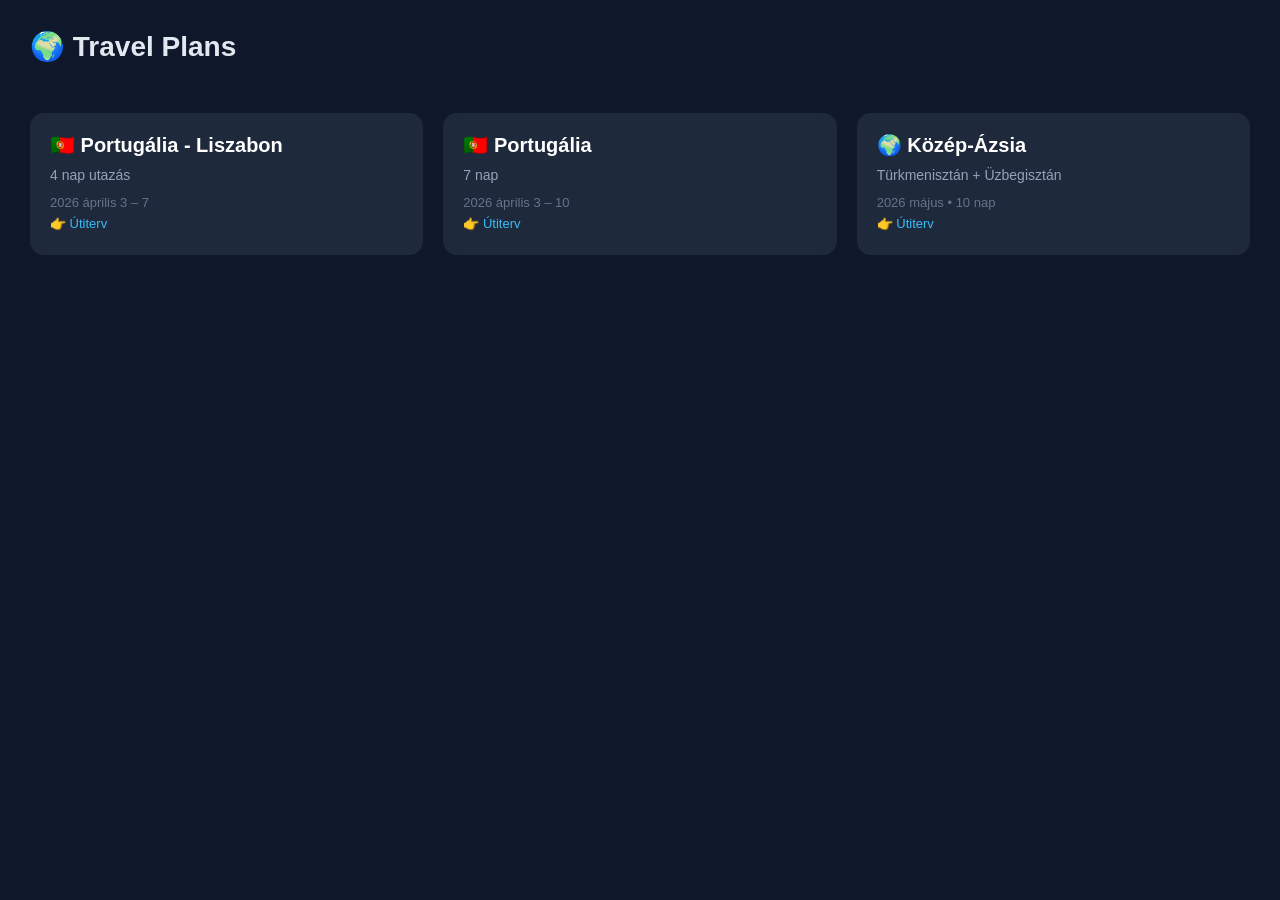
<file: index.html>
<!DOCTYPE html>
<html lang="hu">
<head>
  <meta charset="UTF-8" />
  <title>Travel Plans</title>
  <meta name="viewport" content="width=device-width, initial-scale=1.0" />

  <style>
    body {
      margin: 0;
      font-family: -apple-system, BlinkMacSystemFont, sans-serif;
      background: #0f172a;
      color: #e2e8f0;
    }

    header {
      padding: 30px;
      font-size: 28px;
      font-weight: 600;
    }

    .container {
      padding: 20px 30px;
    }

    .grid {
      display: grid;
      grid-template-columns: repeat(auto-fit, minmax(300px, 1fr));
      gap: 20px;
    }

    .card {
      background: #1e293b;
      border-radius: 14px;
      padding: 20px;
      transition: 0.2s;
    }

    .card:hover {
      background: #334155;
      transform: translateY(-4px);
    }

    .title {
      font-size: 20px;
      font-weight: 600;
      margin-bottom: 10px;
    }

    .title-link {
      text-decoration: none;
      color: white;
    }

    .desc {
      font-size: 14px;
      color: #94a3b8;
      margin-bottom: 10px;
    }

    .meta {
      font-size: 13px;
      color: #64748b;
      line-height: 1.6;
    }

    .link {
      color: #38bdf8;
      text-decoration: none;
    }

    .link:hover {
      text-decoration: underline;
    }
  </style>
</head>

<body>

<header>
  🌍 Travel Plans
</header>

<div class="container">
  <div class="grid">

    <div class="card">

      <a href="./trips/Portugal%20-%20Liszabon/" class="title-link">
        <div class="title">🇵🇹 Portugália - Liszabon</div>
      </a>

      <div class="desc">4 nap utazás</div>

      <div class="meta">
        2026 április 3 – 7<br>

        <a href="./trips/Portugal%20-%20Liszabon/" class="link">👉 Útiterv</a>
      </div>

    </div>

    <div class="card">

      <a href="./trips/Portugal/" class="title-link">
        <div class="title">🇵🇹 Portugália</div>
      </a>

      <div class="desc">7 nap</div>

      <div class="meta">
        2026 április 3 – 10<br>

        <a href="./trips/Portugal/" class="link">👉 Útiterv</a>
      </div>

    </div>

    <!-- KÖZÉP ÁZSIA -->
    <div class="card">

      <a href="./trips/Kozep%20Azsia/" class="title-link">
        <div class="title">🌍 Közép-Ázsia</div>
      </a>

      <div class="desc">Türkmenisztán + Üzbegisztán</div>

      <div class="meta">
        2026 május • 10 nap<br>

        <a href="./trips/Kozep%20Azsia/" class="link">👉 Útiterv</a>
      </div>

    </div>

  </div>
</div>

</body>
</html>
</file>
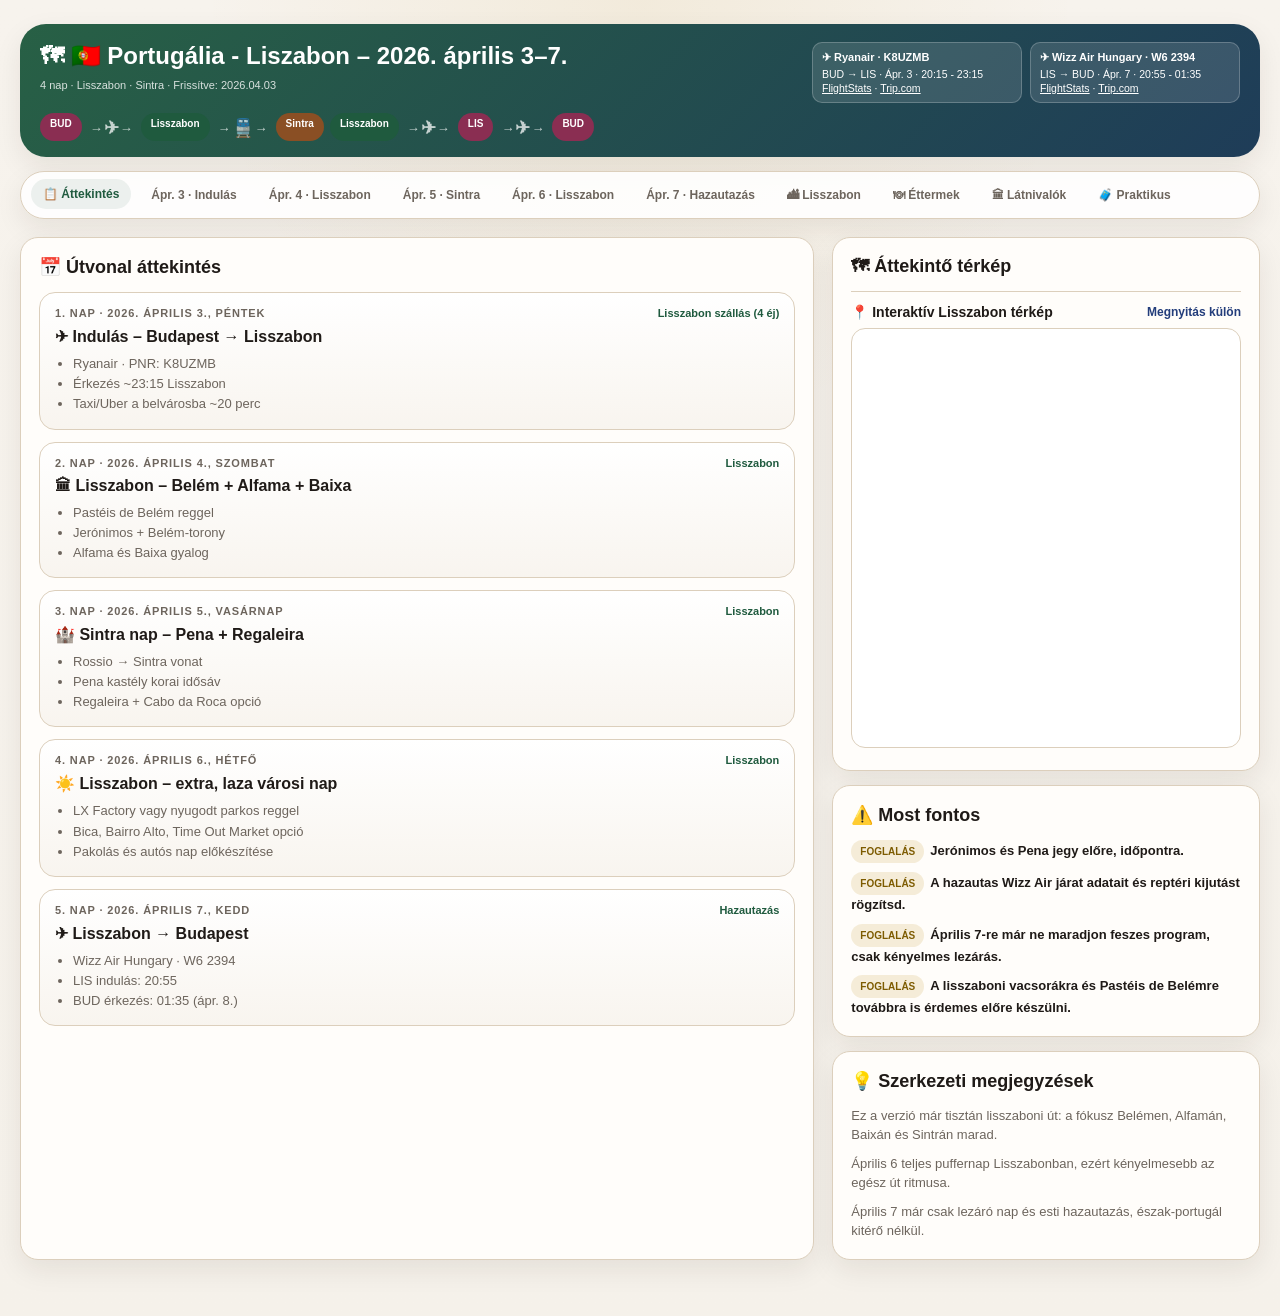
<file: trips/Portugal - Liszabon/index.html>
<!DOCTYPE html>
<html lang="hu">
<head>
  <meta charset="UTF-8">
  <meta name="viewport" content="width=device-width, initial-scale=1.0">
  <title>🗺 🇵🇹 Portugália 2026 – Portugal</title>
  <link rel="stylesheet" href="./styles.css">
</head>
<body>
  <div class="page-shell">
    <header class="hero">
      <div class="hero-top">
        <div class="hero-copy">
          <h1 id="hero-title"></h1>
          <p id="hero-subtitle"></p>
        </div>
        <div class="flight-pills" id="flight-pills"></div>
      </div>
      <div class="route" id="route"></div>
    </header>

    <nav class="tabs" id="tabs"></nav>

    <main id="views"></main>
  </div>

  <script src="./trip-data.js"></script>
  <script>
    const tabs = [
      { id: "overview", label: "📋 Áttekintés" },
      ...tripData.days.map((day) => ({ id: day.id, label: day.tabLabel })),
      { id: "lisbon", label: "🏙 Lisszabon" },
      { id: "restaurants", label: "🍽 Éttermek" },
      { id: "sights", label: "🏛 Látnivalók" },
      { id: "practical", label: "🧳 Praktikus" }
    ];

    const heroTitle = document.getElementById("hero-title");
    const heroSubtitle = document.getElementById("hero-subtitle");
    const flightPills = document.getElementById("flight-pills");
    const route = document.getElementById("route");
    const tabsEl = document.getElementById("tabs");
    const views = document.getElementById("views");

    heroTitle.textContent = tripData.title;
    heroSubtitle.textContent = `${tripData.subtitle} · Frissítve: ${tripData.updatedAt}`;

    tripData.flights.forEach((flight) => {
      const pill = document.createElement("div");
      pill.className = "flight-pill";
      pill.innerHTML = `
        <strong>${flight.title}</strong>
        <div>${flight.body}</div>
        <div>${flight.links.map((link) => `<a href="${link.url}" target="_blank" rel="noreferrer">${link.label}</a>`).join(" · ")}</div>
      `;
      flightPills.appendChild(pill);
    });

    tripData.route.forEach((item) => {
      const node = document.createElement("span");
      if (item.separator) {
        node.className = "route-sep";
        node.innerHTML = item.separator
          .replaceAll("→", '<span class="sep-arrow">→</span>')
          .replaceAll("✈", '<span class="sep-icon">✈</span>')
          .replaceAll("🚆", '<span class="sep-icon">🚆</span>')
          .replaceAll("🚗", '<span class="sep-icon">🚗</span>');
      } else {
        node.className = `route-stop ${item.cls}`;
        node.textContent = item.label;
      }
      route.appendChild(node);
    });

    function renderOverview() {
      return `
        <section class="view is-active" data-view="overview">
          <div class="overview-grid">
            <div class="card">
              <h2 class="section-title">📅 Útvonal áttekintés</h2>
              <div class="timeline">
                ${tripData.days.map((day) => `
                  <article class="timeline-item">
                    <div class="timeline-meta">
                      <div class="timeline-day">${day.dayLabel} · ${day.dateLabel}</div>
                      <div class="timeline-stay">${day.stay}</div>
                    </div>
                    <h3>${day.title}</h3>
                    <ul class="timeline-list">
                      ${day.bullets.map((item) => `<li>${item}</li>`).join("")}
                    </ul>
                  </article>
                `).join("")}
              </div>
            </div>
            <div class="stack">
              <section class="card">
                <h2 class="section-title">🗺 Áttekintő térkép</h2>
                <div class="external-map-card">
                  <div class="external-map-top">
                    <h3>📍 Interaktív Lisszabon térkép</h3>
                    <a href="https://www.google.com/maps/d/u/0/viewer?mid=1LKjnh7CuSdteliDT6VWZ0b7OfRRXYzo&femb=1&ll=38.71702104698881%2C-9.309141899999984&z=11" target="_blank" rel="noreferrer">Megnyitás külön</a>
                  </div>
                  <iframe
                    class="external-map-frame"
                    src="https://www.google.com/maps/d/embed?mid=1LKjnh7CuSdteliDT6VWZ0b7OfRRXYzo&ehbc=2E312F"
                    title="Google My Maps - Lisszabon"
                    loading="lazy"
                    referrerpolicy="no-referrer-when-downgrade"></iframe>
                </div>
              </section>
              <section class="card">
                <h2 class="section-title">⚠️ Most fontos</h2>
                <ul class="badge-list">
                  ${tripData.overview.urgent.map((item) => `<li><span class="badge gold">FOGLALÁS</span><strong>${item}</strong></li>`).join("")}
                </ul>
              </section>
              <section class="card">
                <h2 class="section-title">💡 Szerkezeti megjegyzések</h2>
                <ul class="plain-list">
                  ${tripData.overview.notes.map((item) => `<li>${item}</li>`).join("")}
                </ul>
              </section>
            </div>
          </div>
        </section>
      `;
    }

    function renderDay(day) {
      const mapStops = day.mapStops || [];
      const stopSpacing = mapStops.length > 1 ? 240 / (mapStops.length - 1) : 0;
      return `
        <section class="view" data-view="${day.id}">
          <article class="day-card">
            <header class="day-header">
              <div class="day-header-top">
                <div class="day-label">${day.dayLabel}</div>
                <div class="day-date">${day.dateLabel}</div>
              </div>
              <h2>${day.title}</h2>
              <p class="day-subtitle">${day.subtitle}</p>
            </header>
            <div class="day-body">
              <div class="schedule">
                ${day.schedule.map((item) => `
                  <div class="schedule-row">
                    <div class="schedule-time">${item.time}</div>
                    <div>
                      <h3 class="schedule-title">
                        ${item.maps ? `<a href="${item.maps}" target="_blank" rel="noreferrer">${item.title}</a>` : item.title}
                      </h3>
                      <p class="schedule-detail">${item.detail}</p>
                      ${item.meta ? `<p class="schedule-meta">${item.meta}</p>` : ""}
                      ${(item.wikipedia || item.googleRating || item.price) ? `
                        <div class="schedule-links">
                          ${item.wikipedia ? `<a class="wiki-icon" href="${item.wikipedia}" target="_blank" rel="noreferrer" aria-label="Wikipedia">W</a>` : ""}
                          ${item.googleRating ? `<span>⭐ ${item.googleRating}</span>` : ""}
                          ${item.price ? `<span>${item.price}</span>` : ""}
                        </div>
                      ` : ""}
                      ${item.placeBox ? `
                        <article class="place-box">
                          <div class="place-box-top">
                            <h4>${item.placeBox.title}</h4>
                            <div class="place-box-links">
                              ${item.placeBox.wikipedia ? `<a class="wiki-icon" href="${item.placeBox.wikipedia}" target="_blank" rel="noreferrer" aria-label="Wikipedia">W</a>` : ""}
                              ${item.placeBox.maps ? `<a class="wiki-icon" href="${item.placeBox.maps}" target="_blank" rel="noreferrer" aria-label="Google Maps">↗</a>` : ""}
                            </div>
                          </div>
                          <p>${item.placeBox.text}</p>
                          ${(item.placeBox.highlights || []).length ? `
                            <ul class="place-box-list">
                              ${item.placeBox.highlights.map((point) => `<li>${point}</li>`).join("")}
                            </ul>
                          ` : ""}
                        </article>
                      ` : ""}
                    </div>
                  </div>
                `).join("")}
              </div>
              <aside class="mini-block">
                ${mapStops.length ? `
                  <section class="day-map">
                    <h4>${day.mapTitle || "Napi útvonal"}</h4>
                    <svg viewBox="0 0 300 92" xmlns="http://www.w3.org/2000/svg" role="img" aria-label="${day.title}">
                      <line x1="30" y1="38" x2="270" y2="38" stroke="#ccbca5" stroke-width="3" stroke-linecap="round"/>
                      ${mapStops.map((stop, index) => {
                        const x = 30 + index * stopSpacing;
                        return `
                          <circle cx="${x}" cy="38" r="${index === 0 || index === mapStops.length - 1 ? 9 : 7}" fill="${stop.color}" />
                          <text x="${x}" y="63" text-anchor="middle" font-size="10" font-weight="700" fill="#1f1a17">${stop.label}</text>
                          ${stop.note ? `<text x="${x}" y="77" text-anchor="middle" font-size="8" fill="#6d655d">${stop.note}</text>` : ""}
                        `;
                      }).join("")}
                    </svg>
                  </section>
                ` : ""}
                <section class="card">
                  <h3>${day.stay}</h3>
                  <ul class="plain-list">
                    ${day.bullets.map((item) => `<li>${item}</li>`).join("")}
                  </ul>
                </section>
                <div class="note-box">${day.note}</div>
                ${day.guides ? day.guides.map((guide) => `
                  <article class="guide-card">
                    <h4>${guide.title}</h4>
                    <p>${guide.text}</p>
                    <a href="${guide.url}" target="_blank" rel="noreferrer">${guide.linkLabel || "Megnyitás"}</a>
                  </article>
                `).join("") : ""}
                ${day.daySights ? `
                  <section class="day-sights">
                    <h4 class="day-sights-title">🏛 Napi látnivalók összefoglalva</h4>
                    ${day.daySights.map((sight) => `
                      <article class="guide-card">
                        <h4>${sight.name} (⭐ ${sight.googleRating})</h4>
                        <p>${sight.text}</p>
                        <div class="meta-links">
                          ${sight.wikipedia ? `<a href="${sight.wikipedia}" target="_blank" rel="noreferrer">Wikipedia</a>` : ""}
                          ${sight.maps ? `<a href="${sight.maps}" target="_blank" rel="noreferrer">Google Maps</a>` : ""}
                          ${sight.price ? `<span>${sight.price}</span>` : ""}
                        </div>
                      </article>
                    `).join("")}
                  </section>
                ` : ""}
              </aside>
            </div>
            ${day.citySummaries ? day.citySummaries.map((city) => `
              <section class="city-summary-band">
                <div class="city-summary-top">
                  <div>
                    <h3 class="city-summary-title">${city.title}</h3>
                    <p class="city-summary-sub">${city.subtitle || ""}</p>
                  </div>
                  <div class="city-summary-stats">
                    ${(city.stats || []).map((stat) => `<span class="city-stat">${stat}</span>`).join("")}
                  </div>
                </div>
                <div class="city-summary-grid">
                  <div>
                    ${(city.paragraphs || []).map((paragraph) => `<p>${paragraph}</p>`).join("")}
                  </div>
                  <div>
                    <ul class="city-highlights">
                      ${(city.highlights || []).map((item) => `<li>${item}</li>`).join("")}
                    </ul>
                  </div>
                </div>
                <div class="city-sources">
                  ${(city.sources || []).map((source) => `<a class="source-icon" href="${source.url}" target="_blank" rel="noreferrer" title="${source.label}">${source.icon || "↗"}</a>`).join("")}
                </div>
              </section>
            `).join("") : ""}
          </article>
        </section>
      `;
    }

    function renderRestaurants() {
      const intro = tripData.sectionIntros?.restaurants;
      return `
        <section class="view" data-view="restaurants">
          <h2 class="section-title">🍽 Éttermek</h2>
          ${intro ? `
            <section class="card section-intro context-shell">
              <details class="context-accordion" open>
                <summary class="context-summary">
                  <div>
                    <h3>${intro.title}</h3>
                    <p class="context-subtitle">Rövid háttér a portugál konyháról, régiós fókuszokkal és kóstolandó fogásokkal.</p>
                  </div>
                </summary>
                <div class="context-section-body">
                  ${intro.paragraphs.map((paragraph) => `<p>${paragraph}</p>`).join("")}
                  ${(intro.sections || []).map((section) => `
                    <div class="intro-subsection">
                      <h4>${section.heading}</h4>
                      <ul class="plain-list">
                        ${section.items.map((item) => `<li>${item}</li>`).join("")}
                      </ul>
                    </div>
                  `).join("")}
                  <ul class="plain-list">
                    ${intro.highlights.map((item) => `<li>${item}</li>`).join("")}
                  </ul>
                  ${intro.dishBox ? `
                    <section class="dish-box">
                      <h4>${intro.dishBox.title}</h4>
                      <div class="dish-grid">
                        ${intro.dishBox.items.map((dish) => `
                          <article class="dish-card">
                            <h5>${dish.name}</h5>
                            <p>${dish.description}</p>
                            <div class="dish-flavor"><strong>Ízvilág:</strong> ${dish.flavor}</div>
                          </article>
                        `).join("")}
                      </div>
                    </section>
                  ` : ""}
                </div>
              </details>
            </section>
          ` : ""}
          <div class="restaurant-groups">
            ${tripData.restaurants.map((group) => `
              <section class="card">
                <h3>${group.city}</h3>
                <div class="restaurant-row">
                  ${group.items.map((item) => `
                    <article class="list-card">
                      <div class="restaurant-head">
                        <div class="rating-badge">⭐ ${item.googleRating}</div>
                        <div class="restaurant-head-copy">
                          <h3><a href="${item.url}" target="_blank" rel="noreferrer">${item.name}</a></h3>
                          <p class="restaurant-meta-line">${item.type} · ${item.priceLevel}</p>
                        </div>
                      </div>
                      <div class="food-tags">${item.tags.map((tag) => `<span class="food-tag">${tag}</span>`).join("")}</div>
                      <p>${item.description}</p>
                      <div class="meta">${item.meta}</div>
                    </article>
                  `).join("")}
                </div>
              </section>
            `).join("")}
          </div>
        </section>
      `;
    }

    function renderLisbonGuide() {
      const guide = tripData.lisbonGuide;
      return `
        <section class="view" data-view="lisbon">
          <h2 class="section-title">🏙 Lisszabon</h2>
          ${guide.context ? `
            <section class="card section-intro context-shell">
              <details class="context-accordion" open>
                <summary class="context-summary">
                  <div>
                    <h3>${guide.context.title}</h3>
                    <p class="context-subtitle">${guide.context.subtitle}</p>
                  </div>
                </summary>
                <div class="context-stats">
                  ${guide.context.stats.map((item) => `<span class="city-stat">${item}</span>`).join("")}
                </div>
                <div class="context-sections">
                  ${guide.context.sections.map((section) => `
                    <details class="context-section" open>
                      <summary>${section.heading}</summary>
                      <div class="context-section-body">
                        ${section.paragraphs.map((paragraph) => `<p>${paragraph}</p>`).join("")}
                        <div class="city-sources">
                          ${(section.sources || []).map((source) => `<a class="source-icon" href="${source.url}" target="_blank" rel="noreferrer" title="${source.label}">${source.icon || "↗"}</a>`).join("")}
                        </div>
                      </div>
                    </details>
                  `).join("")}
                </div>
              </details>
            </section>
          ` : ""}
          <section class="card section-intro context-shell">
            <details class="context-accordion" open>
              <summary class="context-summary">
                <div>
                  <h3>${guide.title}</h3>
                  <p class="context-subtitle">Gyakorlati szerkezeti tippek és plusz lisszaboni ötletek a mostani útvonalhoz igazítva.</p>
                </div>
              </summary>
              <div class="context-section-body">
                ${guide.intro.map((paragraph) => `<p>${paragraph}</p>`).join("")}
              </div>
            </details>
          </section>
          <div class="group-grid">
            <section class="card">
              <h3>✍️ Travel tippek</h3>
              <ul class="plain-list">
                ${guide.tips.map((item) => `<li>${item}</li>`).join("")}
              </ul>
            </section>
            <section class="card">
              <h3>➕ Extra látnivalók, ha még belefér</h3>
              <div class="resource-grid">
                ${guide.extraSights.map((item) => `
                  <article class="list-card">
                    <h3><a href="${item.maps}" target="_blank" rel="noreferrer">${item.name}</a></h3>
                    <p>${item.why}</p>
                    <div class="meta">${item.fit}</div>
                    <div class="meta-links">
                      <a href="${item.maps}" target="_blank" rel="noreferrer">Google Maps</a>
                      <a href="${item.wiki}" target="_blank" rel="noreferrer">Wikipedia</a>
                    </div>
                  </article>
                `).join("")}
              </div>
            </section>
          </div>
          <section class="card" style="margin-top:16px;">
            <div class="external-map-top">
              <h3>${guide.sourceMap.title}</h3>
              <a href="${guide.sourceMap.url}" target="_blank" rel="noreferrer">Megnyitás külön</a>
            </div>
            <p class="guide-lead">${guide.sourceMap.note}</p>
            <iframe
              class="external-map-frame"
              src="${guide.sourceMap.embed}"
              title="Google My Maps - Lisszabon"
              loading="lazy"
              referrerpolicy="no-referrer-when-downgrade"></iframe>
          </section>
          <section class="card" style="margin-top:16px;">
            <h3>🔗 Hasznos linkek</h3>
            <div class="resource-grid">
              ${guide.links.map((item) => `
                <article class="list-card">
                  <div class="resource-head">
                    <h3>${item.label}</h3>
                    <a class="resource-icon" href="${item.url}" target="_blank" rel="noreferrer" aria-label="${item.label}">↗</a>
                  </div>
                </article>
              `).join("")}
            </div>
          </section>
        </section>
      `;
    }

    function renderSights() {
      const intro = tripData.sectionIntros?.sights;
      return `
        <section class="view" data-view="sights">
          <h2 class="section-title">🏛 Látnivalók</h2>
          ${intro ? `
            <section class="card section-intro">
              <h3>${intro.title}</h3>
              ${intro.paragraphs.map((paragraph) => `<p>${paragraph}</p>`).join("")}
              <ul class="plain-list">
                ${intro.highlights.map((item) => `<li>${item}</li>`).join("")}
              </ul>
            </section>
          ` : ""}
          <div class="group-grid">
            ${tripData.sights.map((sight) => `
              <article class="list-card">
                <h3>${sight.name} (⭐ ${sight.googleRating})</h3>
                <p>${sight.detail}</p>
                <div class="meta">${sight.when} · ${sight.price}</div>
                <div class="meta-links">
                  ${sight.wikipedia ? `<a href="${sight.wikipedia}" target="_blank" rel="noreferrer">Wikipedia</a>` : ""}
                  ${sight.maps ? `<a href="${sight.maps}" target="_blank" rel="noreferrer">Google Maps</a>` : ""}
                </div>
              </article>
            `).join("")}
          </div>
        </section>
      `;
    }

    function renderPractical() {
      const intro = tripData.sectionIntros?.practical;
      return `
        <section class="view" data-view="practical">
          <h2 class="section-title">🧳 Praktikus</h2>
          ${intro ? `
            <section class="card section-intro">
              <h3>${intro.title}</h3>
              ${intro.paragraphs.map((paragraph) => `<p>${paragraph}</p>`).join("")}
              <ul class="plain-list">
                ${intro.highlights.map((item) => `<li>${item}</li>`).join("")}
              </ul>
            </section>
          ` : ""}
          <div class="group-grid">
            ${tripData.practical.map((group) => `
              <article class="card">
                <h3>${group.title}</h3>
                <ul class="plain-list">
                  ${group.items.map((item) => `<li>${item}</li>`).join("")}
                </ul>
              </article>
            `).join("")}
          </div>
          <p class="footer-note">A <code>Portugal</code> út most már külön adatfájlból és külön stílusból épül fel, így később az itinerary-t főleg a <code>trip-data.js</code> szerkesztésével tudod módosítani.</p>
        </section>
      `;
    }

    views.innerHTML = [
      renderOverview(),
      ...tripData.days.map(renderDay),
      renderLisbonGuide(),
      renderRestaurants(),
      renderSights(),
      renderPractical()
    ].join("");

    tabsEl.innerHTML = tabs.map((tab, index) => `
      <button class="tab-btn ${index === 0 ? "is-active" : ""}" data-tab="${tab.id}">${tab.label}</button>
    `).join("");

    const tabButtons = Array.from(document.querySelectorAll(".tab-btn"));
    const viewEls = Array.from(document.querySelectorAll(".view"));

    function activateTab(id) {
      tabButtons.forEach((button) => button.classList.toggle("is-active", button.dataset.tab === id));
      viewEls.forEach((view) => view.classList.toggle("is-active", view.dataset.view === id));
      window.scrollTo({ top: 0, behavior: "smooth" });
    }

    tabsEl.addEventListener("click", (event) => {
      const button = event.target.closest(".tab-btn");
      if (!button) return;
      activateTab(button.dataset.tab);
    });
  </script>
</body>
</html>
</file>
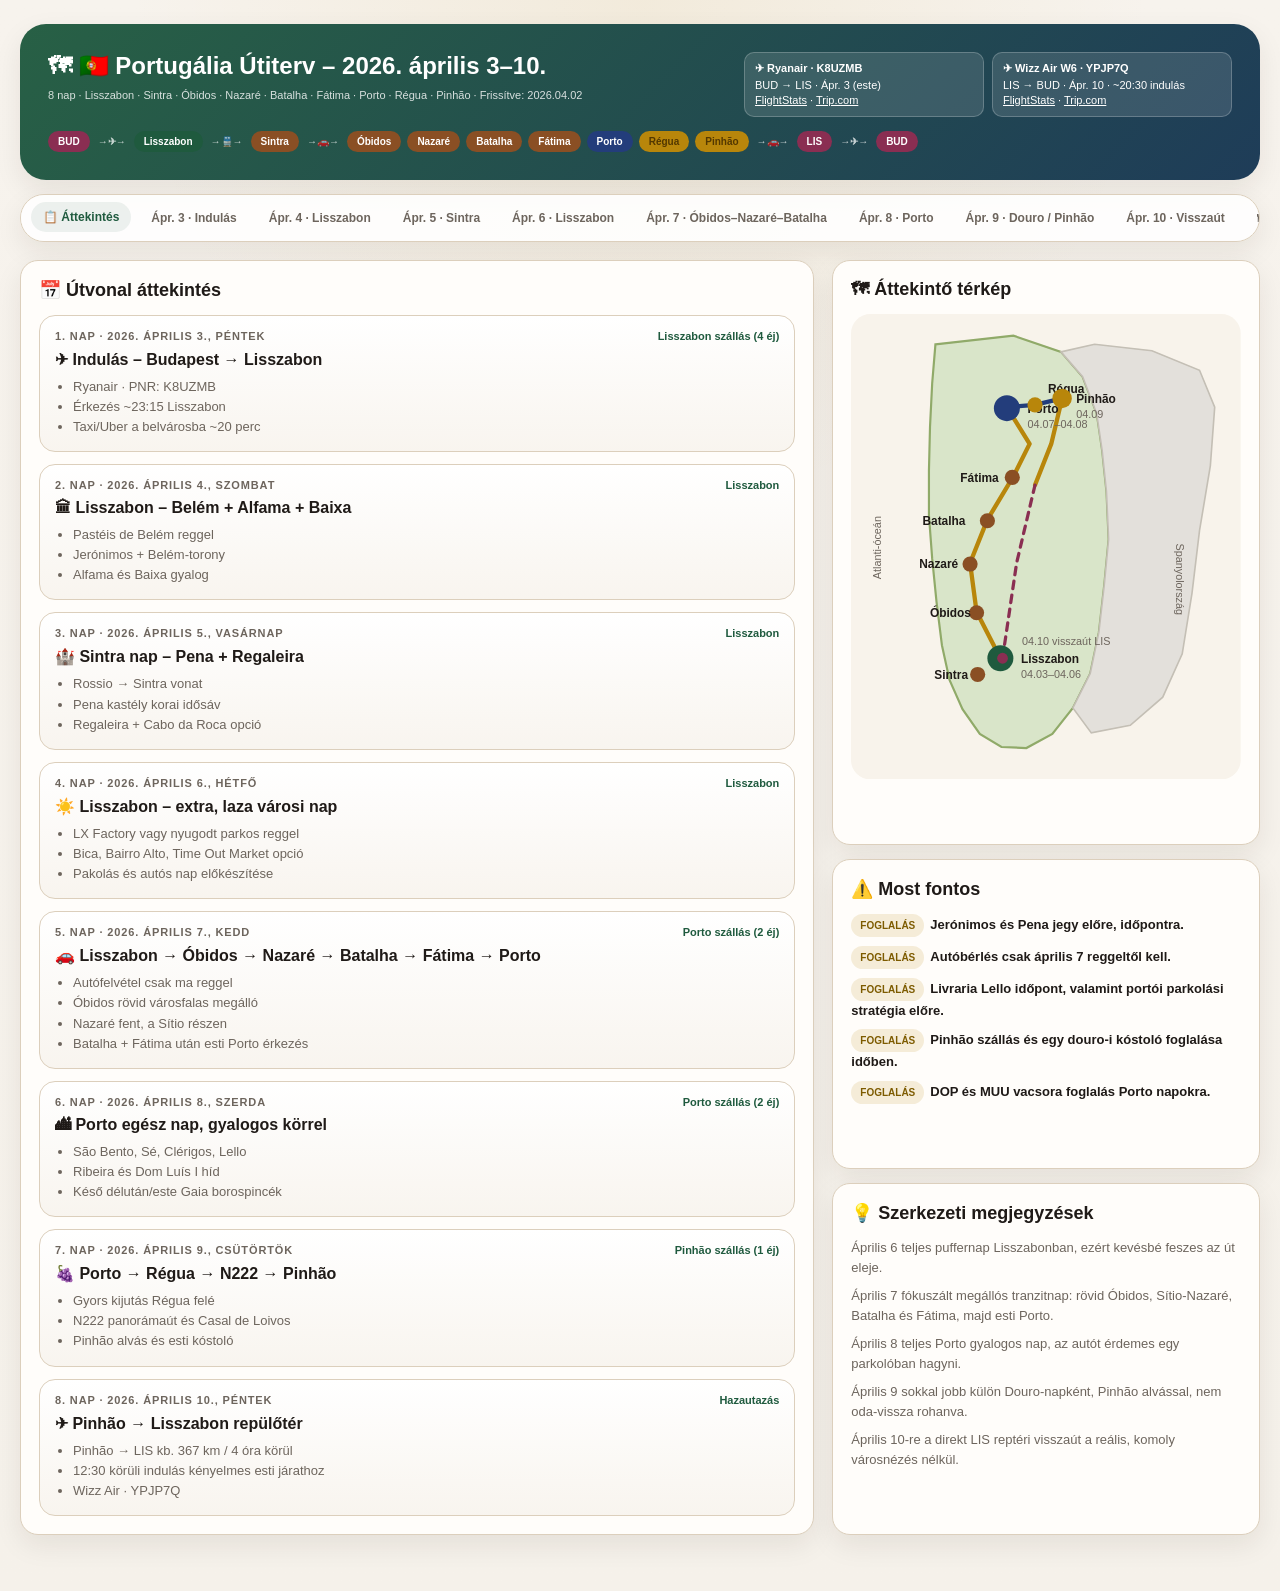
<file: trips/portugal/index.html>
<!DOCTYPE html>
<html lang="hu">
<head>
  <meta charset="UTF-8">
  <meta name="viewport" content="width=device-width, initial-scale=1.0">
  <title>🗺 🇵🇹 Portugália 2026 – Portugal</title>
  <link rel="stylesheet" href="./styles.css">
</head>
<body>
  <div class="page-shell">
    <header class="hero">
      <div class="hero-top">
        <div class="hero-copy">
          <h1 id="hero-title"></h1>
          <p id="hero-subtitle"></p>
        </div>
        <div class="flight-pills" id="flight-pills"></div>
      </div>
      <div class="route" id="route"></div>
    </header>

    <nav class="tabs" id="tabs"></nav>

    <main id="views"></main>
  </div>

  <script src="./trip-data.js"></script>
  <script>
    const tabs = [
      { id: "overview", label: "📋 Áttekintés" },
      ...tripData.days.map((day) => ({ id: day.id, label: day.tabLabel })),
      { id: "restaurants", label: "🍽 Éttermek" },
      { id: "sights", label: "🏛 Látnivalók" },
      { id: "practical", label: "🧳 Praktikus" }
    ];

    const heroTitle = document.getElementById("hero-title");
    const heroSubtitle = document.getElementById("hero-subtitle");
    const flightPills = document.getElementById("flight-pills");
    const route = document.getElementById("route");
    const tabsEl = document.getElementById("tabs");
    const views = document.getElementById("views");

    heroTitle.textContent = tripData.title;
    heroSubtitle.textContent = `${tripData.subtitle} · Frissítve: ${tripData.updatedAt}`;

    tripData.flights.forEach((flight) => {
      const pill = document.createElement("div");
      pill.className = "flight-pill";
      pill.innerHTML = `
        <strong>${flight.title}</strong>
        <div>${flight.body}</div>
        <div>${flight.links.map((link) => `<a href="${link.url}" target="_blank" rel="noreferrer">${link.label}</a>`).join(" · ")}</div>
      `;
      flightPills.appendChild(pill);
    });

    tripData.route.forEach((item) => {
      const node = document.createElement("span");
      if (item.separator) {
        node.className = "route-sep";
        node.textContent = item.separator;
      } else {
        node.className = `route-stop ${item.cls}`;
        node.textContent = item.label;
      }
      route.appendChild(node);
    });

    function renderOverview() {
      return `
        <section class="view is-active" data-view="overview">
          <div class="overview-grid">
            <div class="card">
              <h2 class="section-title">📅 Útvonal áttekintés</h2>
              <div class="timeline">
                ${tripData.days.map((day) => `
                  <article class="timeline-item">
                    <div class="timeline-meta">
                      <div class="timeline-day">${day.dayLabel} · ${day.dateLabel}</div>
                      <div class="timeline-stay">${day.stay}</div>
                    </div>
                    <h3>${day.title}</h3>
                    <ul class="timeline-list">
                      ${day.bullets.map((item) => `<li>${item}</li>`).join("")}
                    </ul>
                  </article>
                `).join("")}
              </div>
            </div>
            <div class="stack">
              <section class="card">
                <h2 class="section-title">🗺 Áttekintő térkép</h2>
                <svg class="overview-map" viewBox="0 0 360 430" xmlns="http://www.w3.org/2000/svg" role="img" aria-label="Portugal útvonal">
                  <rect x="0" y="0" width="360" height="430" rx="18" fill="#f8f3eb"/>
                  <path d="M78 28 L150 20 L194 35 L214 58 L227 92 L232 126 L236 164 L238 208 L234 250 L229 294 L221 332 L205 364 L186 388 L162 401 L139 400 L119 388 L103 365 L91 338 L84 306 L79 266 L75 226 L72 186 L72 145 L73 104 L75 64 Z" fill="#d9e5c9" stroke="#90aa69" stroke-width="2"/>
                  <path d="M194 35 L225 28 L278 34 L322 52 L336 86 L332 140 L322 200 L315 258 L306 314 L288 354 L258 380 L222 387 L205 364 L221 332 L229 294 L234 250 L238 208 L236 164 L232 126 L227 92 L214 58 Z" fill="#e3e0db" stroke="#c4bfb5" stroke-width="1.5"/>
                  <text x="300" y="212" class="map-note" transform="rotate(90 300 212)">Spanyolország</text>
                  <text x="28" y="245" class="map-note" transform="rotate(-90 28 245)">Atlanti-óceán</text>

                  <path d="M138 318 L116 275 L110 230 L126 190 L150 150 L165 120 L144 86" fill="none" stroke="#b8860b" stroke-width="4" stroke-linecap="round" stroke-linejoin="round"/>
                  <path d="M144 86 L170 84 L195 78" fill="none" stroke="#233d7b" stroke-width="4" stroke-linecap="round"/>
                  <path d="M195 78 L185 120 L170 158" fill="none" stroke="#b8860b" stroke-width="4" stroke-linecap="round"/>
                  <path d="M170 158 L153 230 L140 318" fill="none" stroke="#8a2e52" stroke-width="3" stroke-dasharray="7 6" stroke-linecap="round"/>

                  <g class="map-node" onclick="activateTab('d2')">
                    <circle cx="138" cy="318" r="12" fill="#1f5a3e"/>
                    <text x="157" y="322" class="map-label">Lisszabon</text>
                    <text x="157" y="336" class="map-note">04.03–04.06</text>
                  </g>
                  <g class="map-node" onclick="activateTab('d3')">
                    <circle cx="117" cy="333" r="7" fill="#8a4f24"/>
                    <text x="77" y="337" class="map-label">Sintra</text>
                  </g>
                  <g class="map-node" onclick="activateTab('d5')">
                    <circle cx="116" cy="276" r="7" fill="#8a4f24"/>
                    <text x="73" y="280" class="map-label">Óbidos</text>
                  </g>
                  <g class="map-node" onclick="activateTab('d5')">
                    <circle cx="110" cy="231" r="7" fill="#8a4f24"/>
                    <text x="63" y="235" class="map-label">Nazaré</text>
                  </g>
                  <g class="map-node" onclick="activateTab('d5')">
                    <circle cx="126" cy="191" r="7" fill="#8a4f24"/>
                    <text x="66" y="195" class="map-label">Batalha</text>
                  </g>
                  <g class="map-node" onclick="activateTab('d5')">
                    <circle cx="149" cy="151" r="7" fill="#8a4f24"/>
                    <text x="101" y="155" class="map-label">Fátima</text>
                  </g>
                  <g class="map-node" onclick="activateTab('d6')">
                    <circle cx="144" cy="87" r="12" fill="#233d7b"/>
                    <text x="163" y="91" class="map-label">Porto</text>
                    <text x="163" y="105" class="map-note">04.07–04.08</text>
                  </g>
                  <g class="map-node" onclick="activateTab('d7')">
                    <circle cx="170" cy="84" r="7" fill="#b8860b"/>
                    <text x="182" y="73" class="map-label">Régua</text>
                  </g>
                  <g class="map-node" onclick="activateTab('d7')">
                    <circle cx="195" cy="78" r="9" fill="#b8860b"/>
                    <text x="208" y="82" class="map-label">Pinhão</text>
                    <text x="208" y="96" class="map-note">04.09</text>
                  </g>
                  <g class="map-node" onclick="activateTab('d8')">
                    <circle cx="140" cy="318" r="5" fill="#8a2e52"/>
                    <text x="158" y="306" class="map-note">04.10 visszaút LIS</text>
                  </g>
                </svg>
              </section>
              <section class="card">
                <h2 class="section-title">⚠️ Most fontos</h2>
                <ul class="badge-list">
                  ${tripData.overview.urgent.map((item) => `<li><span class="badge gold">FOGLALÁS</span><strong>${item}</strong></li>`).join("")}
                </ul>
              </section>
              <section class="card">
                <h2 class="section-title">💡 Szerkezeti megjegyzések</h2>
                <ul class="plain-list">
                  ${tripData.overview.notes.map((item) => `<li>${item}</li>`).join("")}
                </ul>
              </section>
            </div>
          </div>
        </section>
      `;
    }

    function renderDay(day) {
      const mapStops = day.mapStops || [];
      const stopSpacing = mapStops.length > 1 ? 240 / (mapStops.length - 1) : 0;
      return `
        <section class="view" data-view="${day.id}">
          <article class="day-card">
            <header class="day-header">
              <div class="day-header-top">
                <div class="day-label">${day.dayLabel}</div>
                <div class="day-date">${day.dateLabel}</div>
              </div>
              <h2>${day.title}</h2>
              <p class="day-subtitle">${day.subtitle}</p>
            </header>
            <div class="day-body">
              <div class="schedule">
                ${day.schedule.map((item) => `
                  <div class="schedule-row">
                    <div class="schedule-time">${item.time}</div>
                    <div>
                      <h3 class="schedule-title">
                        ${item.maps ? `<a href="${item.maps}" target="_blank" rel="noreferrer">${item.title}</a>` : item.title}
                      </h3>
                      <p class="schedule-detail">${item.detail}</p>
                      ${item.meta ? `<p class="schedule-meta">${item.meta}</p>` : ""}
                      ${(item.wikipedia || item.googleRating || item.price) ? `
                        <div class="schedule-links">
                          ${item.wikipedia ? `<a class="wiki-icon" href="${item.wikipedia}" target="_blank" rel="noreferrer" aria-label="Wikipedia">W</a>` : ""}
                          ${item.googleRating ? `<span>⭐ ${item.googleRating}</span>` : ""}
                          ${item.price ? `<span>${item.price}</span>` : ""}
                        </div>
                      ` : ""}
                      ${item.placeBox ? `
                        <article class="place-box">
                          <div class="place-box-top">
                            <h4>${item.placeBox.title}</h4>
                            <div class="place-box-links">
                              ${item.placeBox.wikipedia ? `<a class="wiki-icon" href="${item.placeBox.wikipedia}" target="_blank" rel="noreferrer" aria-label="Wikipedia">W</a>` : ""}
                              ${item.placeBox.maps ? `<a class="wiki-icon" href="${item.placeBox.maps}" target="_blank" rel="noreferrer" aria-label="Google Maps">↗</a>` : ""}
                            </div>
                          </div>
                          <p>${item.placeBox.text}</p>
                          ${(item.placeBox.highlights || []).length ? `
                            <ul class="place-box-list">
                              ${item.placeBox.highlights.map((point) => `<li>${point}</li>`).join("")}
                            </ul>
                          ` : ""}
                        </article>
                      ` : ""}
                    </div>
                  </div>
                `).join("")}
              </div>
              <aside class="mini-block">
                ${mapStops.length ? `
                  <section class="day-map">
                    <h4>${day.mapTitle || "Napi útvonal"}</h4>
                    <svg viewBox="0 0 300 92" xmlns="http://www.w3.org/2000/svg" role="img" aria-label="${day.title}">
                      <line x1="30" y1="38" x2="270" y2="38" stroke="#ccbca5" stroke-width="3" stroke-linecap="round"/>
                      ${mapStops.map((stop, index) => {
                        const x = 30 + index * stopSpacing;
                        return `
                          <circle cx="${x}" cy="38" r="${index === 0 || index === mapStops.length - 1 ? 9 : 7}" fill="${stop.color}" />
                          <text x="${x}" y="63" text-anchor="middle" font-size="10" font-weight="700" fill="#1f1a17">${stop.label}</text>
                          ${stop.note ? `<text x="${x}" y="77" text-anchor="middle" font-size="8" fill="#6d655d">${stop.note}</text>` : ""}
                        `;
                      }).join("")}
                    </svg>
                  </section>
                ` : ""}
                <section class="card">
                  <h3>${day.stay}</h3>
                  <ul class="plain-list">
                    ${day.bullets.map((item) => `<li>${item}</li>`).join("")}
                  </ul>
                </section>
                <div class="note-box">${day.note}</div>
                ${day.guides ? day.guides.map((guide) => `
                  <article class="guide-card">
                    <h4>${guide.title}</h4>
                    <p>${guide.text}</p>
                    <a href="${guide.url}" target="_blank" rel="noreferrer">${guide.linkLabel || "Megnyitás"}</a>
                  </article>
                `).join("") : ""}
                ${day.daySights ? `
                  <section class="day-sights">
                    <h4 class="day-sights-title">🏛 Napi látnivalók összefoglalva</h4>
                    ${day.daySights.map((sight) => `
                      <article class="guide-card">
                        <h4>${sight.name} (⭐ ${sight.googleRating})</h4>
                        <p>${sight.text}</p>
                        <div class="meta-links">
                          ${sight.wikipedia ? `<a href="${sight.wikipedia}" target="_blank" rel="noreferrer">Wikipedia</a>` : ""}
                          ${sight.maps ? `<a href="${sight.maps}" target="_blank" rel="noreferrer">Google Maps</a>` : ""}
                          ${sight.price ? `<span>${sight.price}</span>` : ""}
                        </div>
                      </article>
                    `).join("")}
                  </section>
                ` : ""}
              </aside>
            </div>
            ${day.citySummaries ? day.citySummaries.map((city) => `
              <section class="city-summary-band">
                <div class="city-summary-top">
                  <div>
                    <h3 class="city-summary-title">${city.title}</h3>
                    <p class="city-summary-sub">${city.subtitle || ""}</p>
                  </div>
                  <div class="city-summary-stats">
                    ${(city.stats || []).map((stat) => `<span class="city-stat">${stat}</span>`).join("")}
                  </div>
                </div>
                <div class="city-summary-grid">
                  <div>
                    ${(city.paragraphs || []).map((paragraph) => `<p>${paragraph}</p>`).join("")}
                  </div>
                  <div>
                    <ul class="city-highlights">
                      ${(city.highlights || []).map((item) => `<li>${item}</li>`).join("")}
                    </ul>
                  </div>
                </div>
                <div class="city-sources">
                  ${(city.sources || []).map((source) => `<a class="source-icon" href="${source.url}" target="_blank" rel="noreferrer" title="${source.label}">${source.icon || "↗"}</a>`).join("")}
                </div>
              </section>
            `).join("") : ""}
          </article>
        </section>
      `;
    }

    function renderRestaurants() {
      const intro = tripData.sectionIntros?.restaurants;
      return `
        <section class="view" data-view="restaurants">
          <h2 class="section-title">🍽 Éttermek</h2>
          ${intro ? `
            <section class="card section-intro">
              <h3>${intro.title}</h3>
              ${intro.paragraphs.map((paragraph) => `<p>${paragraph}</p>`).join("")}
              ${(intro.sections || []).map((section) => `
                <div class="intro-subsection">
                  <h4>${section.heading}</h4>
                  <ul class="plain-list">
                    ${section.items.map((item) => `<li>${item}</li>`).join("")}
                  </ul>
                </div>
              `).join("")}
              <ul class="plain-list">
                ${intro.highlights.map((item) => `<li>${item}</li>`).join("")}
              </ul>
              ${intro.dishBox ? `
                <section class="dish-box">
                  <h4>${intro.dishBox.title}</h4>
                  <div class="dish-grid">
                    ${intro.dishBox.items.map((dish) => `
                      <article class="dish-card">
                        <h5>${dish.name}</h5>
                        <p>${dish.description}</p>
                        <div class="dish-flavor"><strong>Ízvilág:</strong> ${dish.flavor}</div>
                      </article>
                    `).join("")}
                  </div>
                </section>
              ` : ""}
            </section>
          ` : ""}
          <div class="restaurant-groups">
            ${tripData.restaurants.map((group) => `
              <section class="card">
                <h3>${group.city}</h3>
                <div class="restaurant-row">
                  ${group.items.map((item) => `
                    <article class="list-card">
                      <div class="restaurant-head">
                        <div class="rating-badge">⭐ ${item.googleRating}</div>
                        <div class="restaurant-head-copy">
                          <h3><a href="${item.url}" target="_blank" rel="noreferrer">${item.name}</a></h3>
                          <p class="restaurant-meta-line">${item.type} · ${item.priceLevel}</p>
                        </div>
                      </div>
                      <div class="food-tags">${item.tags.map((tag) => `<span class="food-tag">${tag}</span>`).join("")}</div>
                      <p>${item.description}</p>
                      <div class="meta">${item.meta}</div>
                    </article>
                  `).join("")}
                </div>
              </section>
            `).join("")}
          </div>
        </section>
      `;
    }

    function renderSights() {
      const intro = tripData.sectionIntros?.sights;
      return `
        <section class="view" data-view="sights">
          <h2 class="section-title">🏛 Látnivalók</h2>
          ${intro ? `
            <section class="card section-intro">
              <h3>${intro.title}</h3>
              ${intro.paragraphs.map((paragraph) => `<p>${paragraph}</p>`).join("")}
              <ul class="plain-list">
                ${intro.highlights.map((item) => `<li>${item}</li>`).join("")}
              </ul>
            </section>
          ` : ""}
          <div class="group-grid">
            ${tripData.sights.map((sight) => `
              <article class="list-card">
                <h3>${sight.name} (⭐ ${sight.googleRating})</h3>
                <p>${sight.detail}</p>
                <div class="meta">${sight.when} · ${sight.price}</div>
                <div class="meta-links">
                  ${sight.wikipedia ? `<a href="${sight.wikipedia}" target="_blank" rel="noreferrer">Wikipedia</a>` : ""}
                  ${sight.maps ? `<a href="${sight.maps}" target="_blank" rel="noreferrer">Google Maps</a>` : ""}
                </div>
              </article>
            `).join("")}
          </div>
        </section>
      `;
    }

    function renderPractical() {
      const intro = tripData.sectionIntros?.practical;
      return `
        <section class="view" data-view="practical">
          <h2 class="section-title">🧳 Praktikus</h2>
          ${intro ? `
            <section class="card section-intro">
              <h3>${intro.title}</h3>
              ${intro.paragraphs.map((paragraph) => `<p>${paragraph}</p>`).join("")}
              <ul class="plain-list">
                ${intro.highlights.map((item) => `<li>${item}</li>`).join("")}
              </ul>
            </section>
          ` : ""}
          <div class="group-grid">
            ${tripData.practical.map((group) => `
              <article class="card">
                <h3>${group.title}</h3>
                <ul class="plain-list">
                  ${group.items.map((item) => `<li>${item}</li>`).join("")}
                </ul>
              </article>
            `).join("")}
          </div>
          <p class="footer-note">A <code>Portugal</code> út most már külön adatfájlból és külön stílusból épül fel, így később az itinerary-t főleg a <code>trip-data.js</code> szerkesztésével tudod módosítani.</p>
        </section>
      `;
    }

    views.innerHTML = [
      renderOverview(),
      ...tripData.days.map(renderDay),
      renderRestaurants(),
      renderSights(),
      renderPractical()
    ].join("");

    tabsEl.innerHTML = tabs.map((tab, index) => `
      <button class="tab-btn ${index === 0 ? "is-active" : ""}" data-tab="${tab.id}">${tab.label}</button>
    `).join("");

    const tabButtons = Array.from(document.querySelectorAll(".tab-btn"));
    const viewEls = Array.from(document.querySelectorAll(".view"));

    function activateTab(id) {
      tabButtons.forEach((button) => button.classList.toggle("is-active", button.dataset.tab === id));
      viewEls.forEach((view) => view.classList.toggle("is-active", view.dataset.view === id));
      window.scrollTo({ top: 0, behavior: "smooth" });
    }

    tabsEl.addEventListener("click", (event) => {
      const button = event.target.closest(".tab-btn");
      if (!button) return;
      activateTab(button.dataset.tab);
    });
  </script>
</body>
</html>
</file>
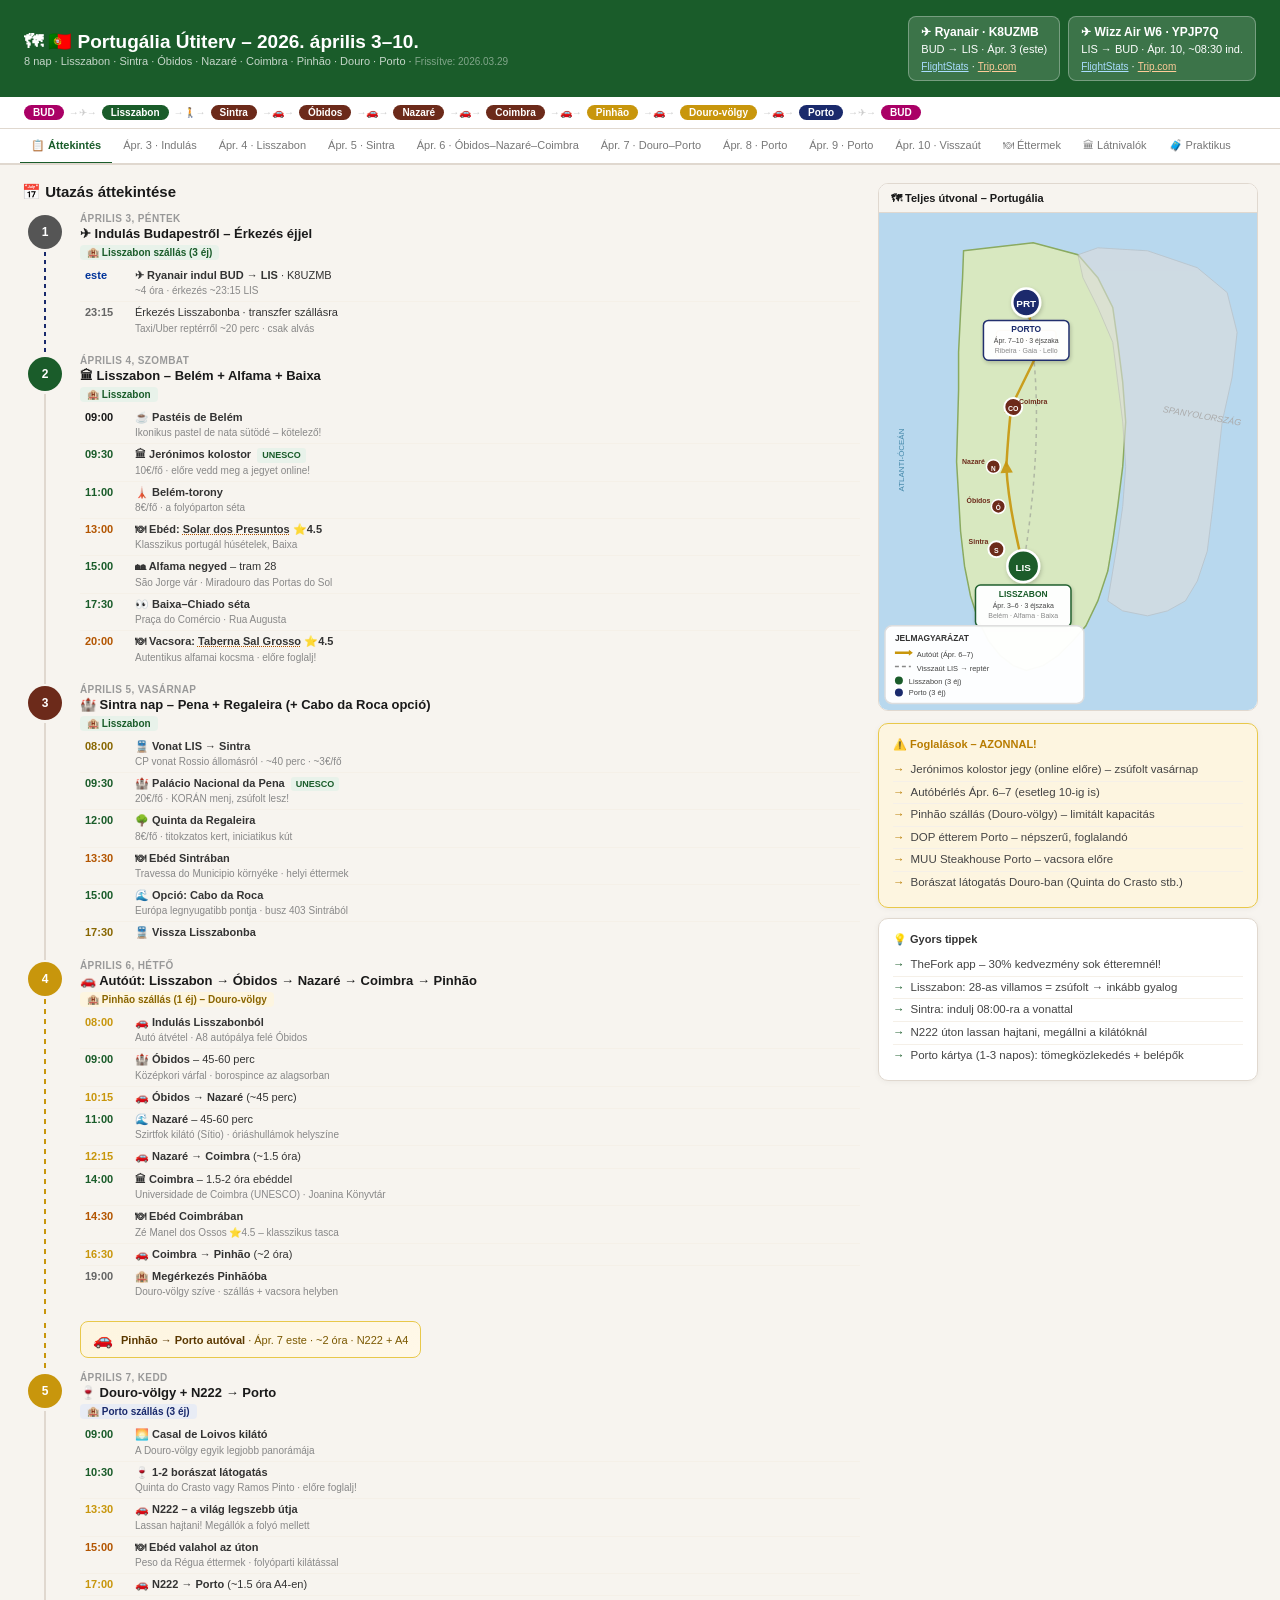
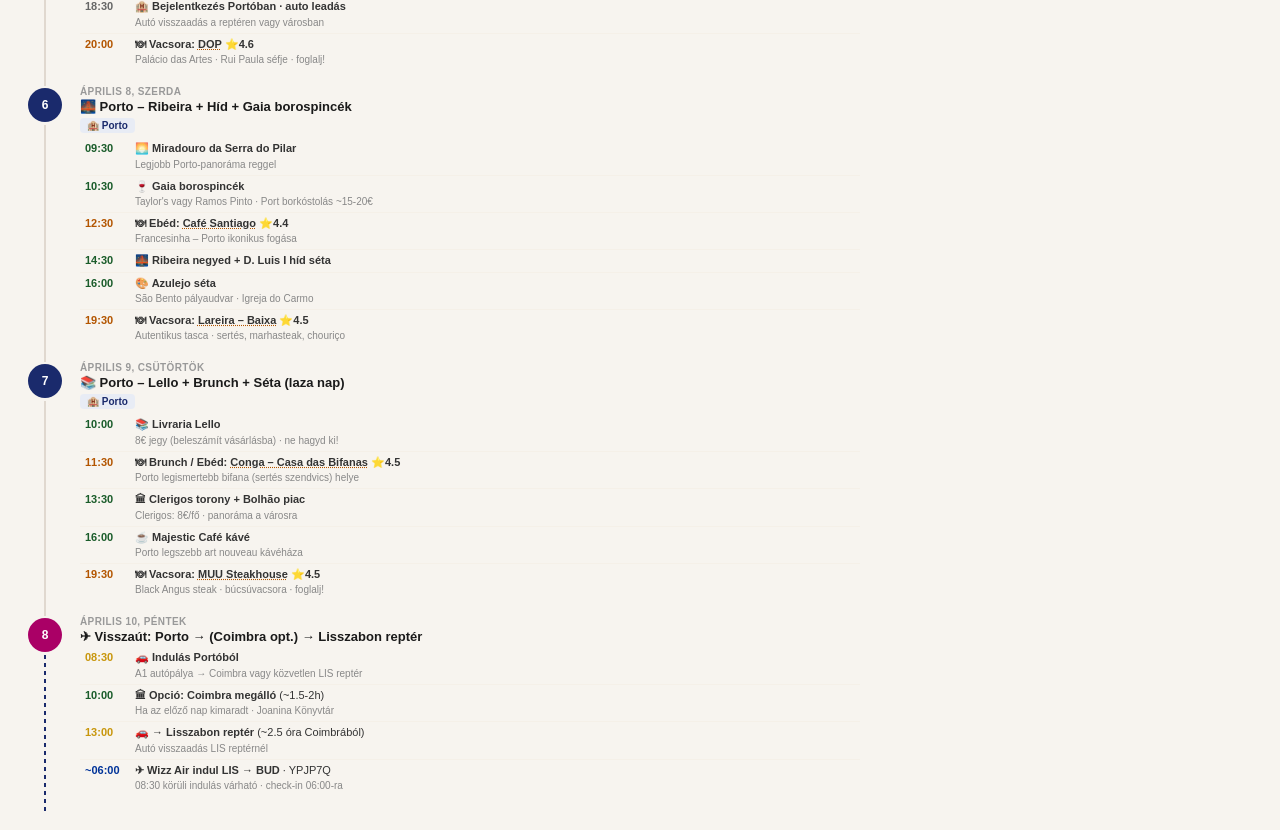
<file: trips/portugal_obsolete/index.html>
<!DOCTYPE html>
<html lang="hu">
<head>
<meta charset="UTF-8">
<meta name="viewport" content="width=device-width,initial-scale=1">
<title>🗺 🇵🇹 Portugália 2026 – Útiterv</title>
<style>
*{box-sizing:border-box;margin:0;padding:0}
body{font-family:'Segoe UI',sans-serif;background:#f7f4ef;color:#1a1a1a;font-size:13px}
.hdr{background:#1a5c2a;color:#fff;padding:16px 24px;display:flex;justify-content:space-between;align-items:center;flex-wrap:wrap;gap:10px}
.hdr h1{font-size:19px;font-weight:700}
.hdr p{font-size:11px;opacity:.75;margin-top:2px}
.fps{display:flex;gap:8px;flex-wrap:wrap}
.fp{background:rgba(255,255,255,.15);border:1px solid rgba(255,255,255,.3);border-radius:8px;padding:6px 12px;font-size:11px;line-height:1.5}
.fp b{display:block;font-size:12px}
.rtbar{background:#fff;border-bottom:1px solid #e0d8cf;padding:8px 24px;display:flex;align-items:center;gap:5px;overflow-x:auto;white-space:nowrap;font-size:10px}
.rs{border-radius:20px;padding:2px 9px;font-weight:700;font-size:10px;color:#fff}
.rs.l{background:#1a5c2a}.rs.p{background:#1a2a6c}.rs.s{background:#6c2a1a}.rs.d{background:#c8960c}.rs.r{background:#aa0066}
.ra{color:#ccc}.rt{color:#999;font-size:9px}
.tabs{background:#fff;border-bottom:2px solid #e0d8cf;padding:0 20px;display:flex;overflow-x:auto;gap:0}
.tab{padding:10px 11px;cursor:pointer;font-size:11px;font-weight:500;color:#777;border-bottom:3px solid transparent;white-space:nowrap;transition:.15s;margin-bottom:-2px;flex-shrink:0}
.tab:hover{color:#1a5c2a}.tab.on{color:#1a5c2a;border-bottom-color:#1a5c2a;font-weight:700}
.pg{padding:18px 22px;max-width:1300px;display:none}.pg.on{display:block}
.ov-layout{display:grid;grid-template-columns:1fr 380px;gap:18px;align-items:start}
.day-layout{display:grid;grid-template-columns:1fr 320px;gap:16px;align-items:start}
.g2{display:grid;grid-template-columns:repeat(auto-fit,minmax(230px,1fr));gap:10px;margin-top:13px}
.sight-grid{display:flex;flex-direction:column;gap:10px}
.sight-grid-big{display:grid;grid-template-columns:repeat(auto-fit,minmax(310px,1fr));gap:12px}
.rgrid{display:grid;grid-template-columns:repeat(auto-fit,minmax(255px,1fr));gap:9px;margin-bottom:18px}
@media(max-width:900px){.ov-layout{grid-template-columns:1fr}}
@media(max-width:850px){.day-layout{grid-template-columns:1fr}}
.timeline{display:flex;flex-direction:column}
.tday{display:flex;position:relative}
.tcol{width:46px;display:flex;flex-direction:column;align-items:center;flex-shrink:0;padding-top:2px}
.tcirc{width:34px;height:34px;border-radius:50%;display:flex;align-items:center;justify-content:center;font-weight:800;font-size:12px;color:#fff;flex-shrink:0;z-index:1}
.tcirc.l{background:#1a5c2a}.tcirc.p{background:#1a2a6c}.tcirc.s{background:#6c2a1a}.tcirc.d{background:#c8960c}.tcirc.t{background:#555}.tcirc.r{background:#aa0066}
.tline{width:2px;flex:1;min-height:8px;margin-top:3px}
.tln{background:#e0d8cf}
.tltravel{background:repeating-linear-gradient(180deg,#c8960c 0,#c8960c 5px,transparent 5px,transparent 10px)}
.tlflight{background:repeating-linear-gradient(180deg,#1a2a6c 0,#1a2a6c 4px,transparent 4px,transparent 8px)}
.tbody{flex:1;padding:0 0 14px 12px}
.tdate{font-size:10px;color:#999;font-weight:700;letter-spacing:.4px;margin-bottom:2px;text-transform:uppercase}
.ttitle{font-size:13px;font-weight:700;margin-bottom:3px}
.thotel{display:inline-flex;align-items:center;gap:4px;border-radius:4px;padding:2px 7px;font-size:10px;font-weight:600;margin-bottom:5px}
.thotel.l{background:#e8f2ea;color:#1a5c2a}.thotel.p{background:#e8ecf5;color:#1a2a6c}.thotel.r{background:#fce8f5;color:#880055}.thotel.d{background:#fdf5e0;color:#8a6500}
.sched{width:100%;border-collapse:collapse;margin-bottom:2px}
.sched td{padding:3px 5px;font-size:11px;vertical-align:top;line-height:1.4;border-bottom:1px solid #f5f0e8}
.sched tr:last-child td{border-bottom:none}.sched tr:hover td{background:#fdf9f5}
.st{white-space:nowrap;width:50px;font-weight:700;font-size:10.5px}
.st.fly{color:#003399}.st.tr{color:#886600}.st.eat{color:#b35500}.st.sl{color:#666}.st.gr{color:#1a5c2a}.st.car{color:#c8960c}
.sa{color:#333}.sn{color:#888;font-size:10px;display:block;margin-top:1px}
.tbox{background:linear-gradient(135deg,#fdf5e0,#fff8e8);border:1px solid #e8c84a;border-radius:8px;padding:8px 12px;margin:3px 0 14px 12px;font-size:11px;color:#7a5800;display:flex;align-items:center;gap:8px}
.tbox b{color:#5a3800}
.tbox.fly{background:linear-gradient(135deg,#e8ecf5,#f0f4ff);border-color:#6680cc;color:#1a2a6c}
.tbox.fly b{color:#0a1a5c}
.dcard{background:#fff;border-radius:12px;border:1px solid #e0d8cf;box-shadow:0 2px 8px rgba(0,0,0,.05);overflow:hidden;margin-bottom:12px}
.dhdr{display:flex;align-items:center;gap:11px;padding:13px 16px;border-bottom:1px solid #f0ebe2;flex-wrap:wrap}
.dnum{width:38px;height:38px;border-radius:50%;display:flex;align-items:center;justify-content:center;font-weight:900;font-size:14px;color:#fff;flex-shrink:0}
.dnum.l{background:#1a5c2a}.dnum.p{background:#1a2a6c}.dnum.s{background:#6c2a1a}.dnum.d{background:#c8960c}.dnum.t{background:#555}.dnum.r{background:#aa0066}
.dtitle{font-size:14px;font-weight:700}.dsub{font-size:10.5px;color:#888;margin-top:2px}
.ddate{margin-left:auto;background:#f7f4ef;border:1px solid #e0d8cf;border-radius:6px;padding:3px 9px;font-size:10.5px;color:#888;white-space:nowrap}
table.sch{width:100%;border-collapse:collapse}
table.sch th{background:#f7f4ef;padding:7px 12px;text-align:left;font-size:9.5px;text-transform:uppercase;letter-spacing:.6px;color:#888;font-weight:600}
table.sch td{padding:9px 12px;border-bottom:1px solid #f5f0e8;vertical-align:top;line-height:1.45;font-size:12px}
table.sch tr:last-child td{border-bottom:none}
table.sch tr:hover td{background:#fdf9f5}
.tb{background:#ede8e0;color:#555;border-radius:4px;padding:2px 6px;font-size:10px;font-weight:700;white-space:nowrap}
.tb.fly{background:#e8ecf5;color:#003}.tb.tr{background:#fdf5e0;color:#886600}.tb.eat{background:#fff0e0;color:#b35500}.tb.sl{background:#f0f0f0;color:#666}.tb.car{background:#fdf5e0;color:#886600}
.stag{display:inline-block;border-radius:3px;padding:1px 5px;font-size:9px;font-weight:700;margin-left:3px;vertical-align:middle}
.tg-s{background:#e8f2ea;color:#1a5c2a}.tg-m{background:#e8ecf5;color:#1a2a6c}.tg-w{background:#fce8f0;color:#880044}.tg-n{background:#f5e8e8;color:#a01a1a}
.note{background:#fdf5e0;border-left:3px solid #c8960c;padding:9px 13px;margin:10px 14px;border-radius:0 7px 7px 0;font-size:11.5px;color:#444;line-height:1.5}
.note b{color:#8a6500}
.food{display:inline-flex;align-items:center;gap:3px;border-radius:4px;padding:2px 6px;font-size:10px;font-weight:600;margin:1px}
.food.hal{background:#ddf0ff;color:#005588}.food.csirke{background:#fff3d4;color:#7a4800}.food.sertes{background:#ffe8d4;color:#8a3000}
.food.marha{background:#f5e8f5;color:#6a0066}.food.vegi{background:#e8f5e8;color:#1a6a1a}.food.tenger{background:#d4f0ff;color:#004466}.food.no-hal{background:#ffd4d4;color:#880000}
.sight{background:#fff;border-radius:10px;border:1px solid #e0d8cf;overflow:hidden}
.sight-hdr{padding:10px 13px 8px;border-bottom:1px solid #f5f0e8;display:flex;align-items:flex-start;gap:10px}
.sight-name{font-size:13px;font-weight:700;flex:1}
.sight-rating{background:#ffd700;color:#333;border-radius:6px;padding:3px 8px;font-weight:800;font-size:12px;white-space:nowrap;flex-shrink:0}
.sight-body{padding:10px 13px}
.sight-wiki{font-size:11px;color:#444;line-height:1.55;margin-bottom:8px}
.sight-meta{display:flex;flex-wrap:wrap;gap:5px;margin-bottom:6px}
.sight-tag{display:inline-block;background:#f0ebe2;color:#555;border-radius:4px;padding:1px 7px;font-size:10px}
.sight-tag.unesco{background:#e8f2ea;color:#1a5c2a;font-weight:700}
.sight-tag.unesco::before{content:'🌍 '}
.sight-review{font-size:10.5px;color:#777;font-style:italic;border-top:1px solid #f5f0e8;padding-top:7px}
.sight-review b{color:#555;font-style:normal}
.sight-info{font-size:10.5px;color:#888;margin-top:5px}
.sight-info span{margin-right:10px}
.sight-links{display:flex;gap:7px;margin-top:7px;flex-wrap:wrap}
.slink{display:inline-flex;align-items:center;gap:4px;border-radius:5px;padding:3px 9px;font-size:10px;font-weight:600;text-decoration:none;transition:.15s}
.slink:hover{opacity:.8}
.slink.wiki{background:#eaf3fb;color:#1a5f9e;border:1px solid #b8d4ee}
.slink.gmap{background:#e8f5e8;color:#1a6e1a;border:1px solid #a8d8a8}
.mini-map{background:#fff;border-radius:10px;border:1px solid #e0d8cf;overflow:hidden;margin-bottom:12px}
.mini-map-title{font-size:11px;font-weight:700;padding:8px 12px;background:#f7f4ef;border-bottom:1px solid #e0d8cf}
.rcity{font-size:13px;font-weight:700;padding:7px 11px;border-radius:7px;margin-bottom:9px}
.rcity.l{background:#e8f2ea;color:#1a5c2a}.rcity.p{background:#e8ecf5;color:#1a2a6c}.rcity.d{background:#fdf5e0;color:#8a6500}
.rc{background:#fff;border-radius:9px;padding:12px;border:1px solid #e0d8cf}
.rctop{display:flex;gap:9px;align-items:flex-start;margin-bottom:5px}
.rrat{background:#ffd700;color:#333;border-radius:6px;padding:3px 8px;font-weight:800;font-size:12px;white-space:nowrap;flex-shrink:0}
.rname{font-size:12.5px;font-weight:700}.rtype{font-size:10px;color:#888;margin-top:2px}
.rdesc{font-size:11px;color:#444;line-height:1.5;margin-bottom:5px}
.rfood{margin-bottom:5px}
.rftr{font-size:10px;color:#888;padding-top:5px;border-top:1px solid #f5f0e8}
.card{background:#fff;border-radius:10px;padding:14px;border:1px solid #e0d8cf;box-shadow:0 1px 6px rgba(0,0,0,.05)}
.card h3{font-size:11px;font-weight:700;margin-bottom:8px;color:#333}
.card ul{list-style:none}
.card li{padding:3px 0;border-bottom:1px solid #f5f0e8;color:#444;display:flex;gap:6px;line-height:1.35;font-size:11.5px}
.card li:last-child{border-bottom:none}
.card li::before{content:'→';color:#1a5c2a;font-weight:700;flex-shrink:0}
.gold{background:#fdf5e0;border-color:#e8c84a}.gold h3{color:#b87c00}.gold li::before{color:#b87c00}
.section-title{font-size:15px;font-weight:700;margin-bottom:12px;color:#1a1a1a}
.sights-list{background:#fff;border-radius:10px;border:1px solid #e0d8cf;overflow:hidden;margin-bottom:16px}
.sights-list-hdr{display:grid;grid-template-columns:2fr 1fr 80px 80px;gap:0;background:#f7f4ef;padding:8px 14px;font-size:10px;font-weight:700;text-transform:uppercase;letter-spacing:.5px;color:#888;border-bottom:1px solid #e0d8cf}
.sl-row{display:grid;grid-template-columns:2fr 1fr 80px 80px;gap:0;padding:9px 14px;border-bottom:1px solid #f5f0e8;align-items:center;font-size:12px}
.sl-row:last-child{border-bottom:none}.sl-row:hover{background:#fdf9f5}
.sl-name{font-weight:600;color:#222}.sl-rat{font-weight:700;color:#b87c00}.sl-price{color:#666;font-size:11px}
.sl-day-badge{display:inline-block;border-radius:12px;padding:1px 8px;font-size:10px;font-weight:700;color:#fff}
.sl-day-badge.l{background:#1a5c2a}.sl-day-badge.p{background:#1a2a6c}.sl-day-badge.s{background:#6c2a1a}.sl-day-badge.d{background:#c8960c}
.warn{color:#c00;font-size:10px;font-weight:700}
.conf{color:#1a5c2a;font-size:10px;font-weight:700}
</style>
</head>
<body>

<!-- FEJLÉC -->
<div class="hdr">
  <div>
    <h1>🗺 🇵🇹 Portugália Útiterv – 2026. április 3–10.</h1>
    <p>8 nap · Lisszabon · Sintra · Óbidos · Nazaré · Coimbra · Pinhão · Douro · Porto · <span style="opacity:.6;font-size:10px">Frissítve: 2026.03.29</span></p>
  </div>
  <div class="fps">
    <div class="fp">
      <b>✈ Ryanair · K8UZMB</b>
      BUD → LIS · Ápr. 3 (este)<br>
      <a href="https://www.flightstats.com/v2/flight-tracker/FR/" target="_blank" style="color:#aaddff;font-size:10px">FlightStats</a> ·
      <a href="https://www.trip.com/flights/" target="_blank" style="color:#ffcc99;font-size:10px">Trip.com</a>
    </div>
    <div class="fp">
      <b>✈ Wizz Air W6 · YPJP7Q</b>
      LIS → BUD · Ápr. 10, ~08:30 ind.<br>
      <a href="https://www.flightstats.com/v2/flight-tracker/W6/" target="_blank" style="color:#aaddff;font-size:10px">FlightStats</a> ·
      <a href="https://www.trip.com/flights/" target="_blank" style="color:#ffcc99;font-size:10px">Trip.com</a>
    </div>
  </div>
</div>

<!-- ÚTVONAL SÁV -->
<div class="rtbar">
  <span class="rs r">BUD</span>
  <span class="ra">→✈→</span>
  <span class="rs l">Lisszabon</span>
  <span class="ra">→🚶→</span>
  <span class="rs s">Sintra</span>
  <span class="ra">→🚗→</span>
  <span class="rs s">Óbidos</span>
  <span class="ra">→🚗→</span>
  <span class="rs s">Nazaré</span>
  <span class="ra">→🚗→</span>
  <span class="rs s">Coimbra</span>
  <span class="ra">→🚗→</span>
  <span class="rs d">Pinhão</span>
  <span class="ra">→🚗→</span>
  <span class="rs d">Douro-völgy</span>
  <span class="ra">→🚗→</span>
  <span class="rs p">Porto</span>
  <span class="ra">→✈→</span>
  <span class="rs r">BUD</span>
</div>

<!-- TABOK -->
<div class="tabs">
  <div class="tab on" onclick="show('ov')">📋 Áttekintés</div>
  <div class="tab" onclick="show('d1')">Ápr. 3 · Indulás</div>
  <div class="tab" onclick="show('d2')">Ápr. 4 · Lisszabon</div>
  <div class="tab" onclick="show('d3')">Ápr. 5 · Sintra</div>
  <div class="tab" onclick="show('d4')">Ápr. 6 · Óbidos–Nazaré–Coimbra</div>
  <div class="tab" onclick="show('d5')">Ápr. 7 · Douro–Porto</div>
  <div class="tab" onclick="show('d6')">Ápr. 8 · Porto</div>
  <div class="tab" onclick="show('d7')">Ápr. 9 · Porto</div>
  <div class="tab" onclick="show('d8')">Ápr. 10 · Visszaút</div>
  <div class="tab" onclick="show('re')">🍽 Éttermek</div>
  <div class="tab" onclick="show('la')">🏛 Látnivalók</div>
  <div class="tab" onclick="show('pr')">🧳 Praktikus</div>
</div>

<!-- ═══ ÁTTEKINTÉS ═══ -->
<div class="pg on" id="pg-ov">
<div class="ov-layout">
  <div>
    <div class="section-title">📅 Utazás áttekintése</div>
    <div class="timeline">

      <!-- NAP 1 -->
      <div class="tday">
        <div class="tcol">
          <div class="tcirc t">1</div>
          <div class="tline tlflight"></div>
        </div>
        <div class="tbody">
          <div class="tdate">ÁPRILIS 3, PÉNTEK</div>
          <div class="ttitle">✈ Indulás Budapestről – Érkezés éjjel</div>
          <div class="thotel l">🏨 Lisszabon szállás (3 éj)</div>
          <table class="sched">
            <tr><td class="st fly">este</td><td class="sa"><b>✈ Ryanair indul BUD → LIS</b> · K8UZMB<span class="sn">~4 óra · érkezés ~23:15 LIS</span></td></tr>
            <tr><td class="st sl">23:15</td><td class="sa">Érkezés Lisszabonba · transzfer szállásra<span class="sn">Taxi/Uber reptérről ~20 perc · csak alvás</span></td></tr>
          </table>
        </div>
      </div>

      <!-- NAP 2 -->
      <div class="tday">
        <div class="tcol">
          <div class="tcirc l">2</div>
          <div class="tline tln"></div>
        </div>
        <div class="tbody">
          <div class="tdate">ÁPRILIS 4, SZOMBAT</div>
          <div class="ttitle">🏛 Lisszabon – Belém + Alfama + Baixa</div>
          <div class="thotel l">🏨 Lisszabon</div>
          <table class="sched">
            <tr><td class="st">09:00</td><td class="sa"><b>☕ Pastéis de Belém</b><span class="sn">Ikonikus pastel de nata sütödé – kötelező!</span></td></tr>
            <tr><td class="st gr">09:30</td><td class="sa"><b>🏛 Jerónimos kolostor</b> <span class="stag tg-s">UNESCO</span><span class="sn">10€/fő · előre vedd meg a jegyet online!</span></td></tr>
            <tr><td class="st gr">11:00</td><td class="sa"><b>🗼 Belém-torony</b><span class="sn">8€/fő · a folyóparton séta</span></td></tr>
            <tr><td class="st eat">13:00</td><td class="sa"><b>🍽 Ebéd: <a href="https://www.google.com/maps/search/Solar+dos+Presuntos+Lisbon" target="_blank" style="color:inherit;text-decoration:underline;text-decoration-color:#b35500;text-decoration-style:dotted">Solar dos Presuntos</a> ⭐4.5</b><span class="sn">Klasszikus portugál húsételek, Baixa</span></td></tr>
            <tr><td class="st gr">15:00</td><td class="sa"><b>🏘 Alfama negyed</b> – tram 28<span class="sn">São Jorge vár · Miradouro das Portas do Sol</span></td></tr>
            <tr><td class="st gr">17:30</td><td class="sa"><b>👀 Baixa–Chiado séta</b><span class="sn">Praça do Comércio · Rua Augusta</span></td></tr>
            <tr><td class="st eat">20:00</td><td class="sa"><b>🍽 Vacsora: <a href="https://www.google.com/maps/search/Taberna+Sal+Grosso+Alfama+Lisbon" target="_blank" style="color:inherit;text-decoration:underline;text-decoration-color:#b35500;text-decoration-style:dotted">Taberna Sal Grosso</a> ⭐4.5</b><span class="sn">Autentikus alfamai kocsma · előre foglalj!</span></td></tr>
          </table>
        </div>
      </div>

      <!-- NAP 3 -->
      <div class="tday">
        <div class="tcol">
          <div class="tcirc s">3</div>
          <div class="tline tln"></div>
        </div>
        <div class="tbody">
          <div class="tdate">ÁPRILIS 5, VASÁRNAP</div>
          <div class="ttitle">🏰 Sintra nap – Pena + Regaleira (+ Cabo da Roca opció)</div>
          <div class="thotel l">🏨 Lisszabon</div>
          <table class="sched">
            <tr><td class="st tr">08:00</td><td class="sa"><b>🚆 Vonat LIS → Sintra</b><span class="sn">CP vonat Rossio állomásról · ~40 perc · ~3€/fő</span></td></tr>
            <tr><td class="st gr">09:30</td><td class="sa"><b>🏰 Palácio Nacional da Pena</b> <span class="stag tg-s">UNESCO</span><span class="sn">20€/fő · KORÁN menj, zsúfolt lesz!</span></td></tr>
            <tr><td class="st gr">12:00</td><td class="sa"><b>🌳 Quinta da Regaleira</b><span class="sn">8€/fő · titokzatos kert, iniciatikus kút</span></td></tr>
            <tr><td class="st eat">13:30</td><td class="sa"><b>🍽 Ebéd Sintrában</b><span class="sn">Travessa do Municipio környéke · helyi éttermek</span></td></tr>
            <tr><td class="st gr">15:00</td><td class="sa"><b>🌊 Opció: Cabo da Roca</b><span class="sn">Európa legnyugatibb pontja · busz 403 Sintrából</span></td></tr>
            <tr><td class="st tr">17:30</td><td class="sa"><b>🚆 Vissza Lisszabonba</b></td></tr>
          </table>
        </div>
      </div>

      <!-- NAP 4 – AUTÓBÉRLÉS nap -->
      <div class="tday">
        <div class="tcol">
          <div class="tcirc d">4</div>
          <div class="tline tltravel"></div>
        </div>
        <div class="tbody">
          <div class="tdate">ÁPRILIS 6, HÉTFŐ</div>
          <div class="ttitle">🚗 Autóút: Lisszabon → Óbidos → Nazaré → Coimbra → Pinhão</div>
          <div class="thotel d">🏨 Pinhão szállás (1 éj) – Douro-völgy</div>
          <table class="sched">
            <tr><td class="st car">08:00</td><td class="sa"><b>🚗 Indulás Lisszabonból</b><span class="sn">Autó átvétel · A8 autópálya felé Óbidos</span></td></tr>
            <tr><td class="st gr">09:00</td><td class="sa"><b>🏰 Óbidos</b> – 45-60 perc<span class="sn">Középkori várfal · borospince az alagsorban</span></td></tr>
            <tr><td class="st car">10:15</td><td class="sa"><b>🚗 Óbidos → Nazaré</b> (~45 perc)</td></tr>
            <tr><td class="st gr">11:00</td><td class="sa"><b>🌊 Nazaré</b> – 45-60 perc<span class="sn">Szirtfok kilátó (Sítio) · óriáshullámok helyszíne</span></td></tr>
            <tr><td class="st car">12:15</td><td class="sa"><b>🚗 Nazaré → Coimbra</b> (~1.5 óra)</td></tr>
            <tr><td class="st gr">14:00</td><td class="sa"><b>🏛 Coimbra</b> – 1.5-2 óra ebéddel<span class="sn">Universidade de Coimbra (UNESCO) · Joanina Könyvtár</span></td></tr>
            <tr><td class="st eat">14:30</td><td class="sa"><b>🍽 Ebéd Coimbrában</b><span class="sn">Zé Manel dos Ossos ⭐4.5 – klasszikus tasca</span></td></tr>
            <tr><td class="st car">16:30</td><td class="sa"><b>🚗 Coimbra → Pinhão</b> (~2 óra)</td></tr>
            <tr><td class="st sl">19:00</td><td class="sa"><b>🏨 Megérkezés Pinhãóba</b><span class="sn">Douro-völgy szíve · szállás + vacsora helyben</span></td></tr>
          </table>
        </div>
      </div>

      <!-- Átvitel Pinhão→Porto -->
      <div class="tday">
        <div class="tcol">
          <div class="tline tltravel" style="min-height:30px"></div>
        </div>
        <div class="tbox">
          <span style="font-size:16px">🚗</span>
          <div><b>Pinhão → Porto autóval</b> · Ápr. 7 este · ~2 óra · N222 + A4</div>
        </div>
      </div>

      <!-- NAP 5 -->
      <div class="tday">
        <div class="tcol">
          <div class="tcirc d">5</div>
          <div class="tline tln"></div>
        </div>
        <div class="tbody">
          <div class="tdate">ÁPRILIS 7, KEDD</div>
          <div class="ttitle">🍷 Douro-völgy + N222 → Porto</div>
          <div class="thotel p">🏨 Porto szállás (3 éj)</div>
          <table class="sched">
            <tr><td class="st gr">09:00</td><td class="sa"><b>🌅 Casal de Loivos kilátó</b><span class="sn">A Douro-völgy egyik legjobb panorámája</span></td></tr>
            <tr><td class="st gr">10:30</td><td class="sa"><b>🍷 1-2 borászat látogatás</b><span class="sn">Quinta do Crasto vagy Ramos Pinto · előre foglalj!</span></td></tr>
            <tr><td class="st car">13:30</td><td class="sa"><b>🚗 N222 – a világ legszebb útja</b><span class="sn">Lassan hajtani! Megállók a folyó mellett</span></td></tr>
            <tr><td class="st eat">15:00</td><td class="sa"><b>🍽 Ebéd valahol az úton</b><span class="sn">Peso da Régua éttermek · folyóparti kilátással</span></td></tr>
            <tr><td class="st car">17:00</td><td class="sa"><b>🚗 N222 → Porto</b> (~1.5 óra A4-en)</td></tr>
            <tr><td class="st sl">18:30</td><td class="sa"><b>🏨 Bejelentkezés Portóban · auto leadás</b><span class="sn">Autó visszaadás a reptéren vagy városban</span></td></tr>
            <tr><td class="st eat">20:00</td><td class="sa"><b>🍽 Vacsora: <a href="https://www.google.com/maps/search/DOP+Restaurant+Porto" target="_blank" style="color:inherit;text-decoration:underline;text-decoration-color:#b35500;text-decoration-style:dotted">DOP</a> ⭐4.6</b><span class="sn">Palácio das Artes · Rui Paula séfje · foglalj!</span></td></tr>
          </table>
        </div>
      </div>

      <!-- NAP 6 -->
      <div class="tday">
        <div class="tcol">
          <div class="tcirc p">6</div>
          <div class="tline tln"></div>
        </div>
        <div class="tbody">
          <div class="tdate">ÁPRILIS 8, SZERDA</div>
          <div class="ttitle">🌉 Porto – Ribeira + Híd + Gaia borospincék</div>
          <div class="thotel p">🏨 Porto</div>
          <table class="sched">
            <tr><td class="st gr">09:30</td><td class="sa"><b>🌅 Miradouro da Serra do Pilar</b><span class="sn">Legjobb Porto-panoráma reggel</span></td></tr>
            <tr><td class="st gr">10:30</td><td class="sa"><b>🍷 Gaia borospincék</b><span class="sn">Taylor's vagy Ramos Pinto · Port borkóstolás ~15-20€</span></td></tr>
            <tr><td class="st eat">12:30</td><td class="sa"><b>🍽 Ebéd: <a href="https://www.google.com/maps/search/Cafe+Santiago+Porto+Francesinha" target="_blank" style="color:inherit;text-decoration:underline;text-decoration-color:#b35500;text-decoration-style:dotted">Café Santiago</a> ⭐4.4</b><span class="sn">Francesinha – Porto ikonikus fogása</span></td></tr>
            <tr><td class="st gr">14:30</td><td class="sa"><b>🌉 Ribeira negyed + D. Luis I híd séta</b></td></tr>
            <tr><td class="st gr">16:00</td><td class="sa"><b>🎨 Azulejo séta</b><span class="sn">São Bento pályaudvar · Igreja do Carmo</span></td></tr>
            <tr><td class="st eat">19:30</td><td class="sa"><b>🍽 Vacsora: <a href="https://www.google.com/maps/search/Lareira+Baixa+Porto" target="_blank" style="color:inherit;text-decoration:underline;text-decoration-color:#b35500;text-decoration-style:dotted">Lareira – Baixa</a> ⭐4.5</b><span class="sn">Autentikus tasca · sertés, marhasteak, chouriço</span></td></tr>
          </table>
        </div>
      </div>

      <!-- NAP 7 -->
      <div class="tday">
        <div class="tcol">
          <div class="tcirc p">7</div>
          <div class="tline tln"></div>
        </div>
        <div class="tbody">
          <div class="tdate">ÁPRILIS 9, CSÜTÖRTÖK</div>
          <div class="ttitle">📚 Porto – Lello + Brunch + Séta (laza nap)</div>
          <div class="thotel p">🏨 Porto</div>
          <table class="sched">
            <tr><td class="st gr">10:00</td><td class="sa"><b>📚 Livraria Lello</b><span class="sn">8€ jegy (beleszámít vásárlásba) · ne hagyd ki!</span></td></tr>
            <tr><td class="st eat">11:30</td><td class="sa"><b>🍽 Brunch / Ebéd: <a href="https://www.google.com/maps/search/Conga+Casa+das+Bifanas+Porto" target="_blank" style="color:inherit;text-decoration:underline;text-decoration-color:#b35500;text-decoration-style:dotted">Conga – Casa das Bifanas</a> ⭐4.5</b><span class="sn">Porto legismertebb bifana (sertés szendvics) helye</span></td></tr>
            <tr><td class="st gr">13:30</td><td class="sa"><b>🏛 Clerigos torony + Bolhão piac</b><span class="sn">Clerigos: 8€/fő · panoráma a városra</span></td></tr>
            <tr><td class="st gr">16:00</td><td class="sa"><b>☕ Majestic Café kávé</b><span class="sn">Porto legszebb art nouveau kávéháza</span></td></tr>
            <tr><td class="st eat">19:30</td><td class="sa"><b>🍽 Vacsora: <a href="https://www.google.com/maps/search/MUU+Steakhouse+Porto" target="_blank" style="color:inherit;text-decoration:underline;text-decoration-color:#b35500;text-decoration-style:dotted">MUU Steakhouse</a> ⭐4.5</b><span class="sn">Black Angus steak · búcsúvacsora · foglalj!</span></td></tr>
          </table>
        </div>
      </div>

      <!-- NAP 8 -->
      <div class="tday">
        <div class="tcol">
          <div class="tcirc r">8</div>
          <div class="tline tlflight"></div>
        </div>
        <div class="tbody">
          <div class="tdate">ÁPRILIS 10, PÉNTEK</div>
          <div class="ttitle">✈ Visszaút: Porto → (Coimbra opt.) → Lisszabon reptér</div>
          <table class="sched">
            <tr><td class="st car">08:30</td><td class="sa"><b>🚗 Indulás Portóból</b><span class="sn">A1 autópálya → Coimbra vagy közvetlen LIS reptér</span></td></tr>
            <tr><td class="st gr">10:00</td><td class="sa"><b>🏛 Opció: Coimbra megálló</b> (~1.5-2h)<span class="sn">Ha az előző nap kimaradt · Joanina Könyvtár</span></td></tr>
            <tr><td class="st car">13:00</td><td class="sa"><b>🚗 → Lisszabon reptér</b> (~2.5 óra Coimbrából)<span class="sn">Autó visszaadás LIS reptérnél</span></td></tr>
            <tr><td class="st fly">~06:00</td><td class="sa"><b>✈ Wizz Air indul LIS → BUD</b> · YPJP7Q<span class="sn">08:30 körüli indulás várható · check-in 06:00-ra</span></td></tr>
          </table>
        </div>
      </div>

    </div><!-- /timeline -->
  </div>

  <!-- JOBB OLDAL: Áttekintő térkép -->
  <div>
    <div class="mini-map">
      <div class="mini-map-title">🗺 Teljes útvonal – Portugália</div>
      <svg viewBox="0 0 380 500" xmlns="http://www.w3.org/2000/svg" style="width:100%;display:block;font-family:'Segoe UI',sans-serif">
        <defs>
          <marker id="arr-gold" markerWidth="7" markerHeight="7" refX="3.5" refY="3.5" orient="auto">
            <path d="M1,1 L6,3.5 L1,6 Z" fill="#c8960c"/>
          </marker>
          <marker id="arr-pink" markerWidth="7" markerHeight="7" refX="3.5" refY="3.5" orient="auto">
            <path d="M1,1 L6,3.5 L1,6 Z" fill="#aa0066"/>
          </marker>
          <marker id="arr-blue" markerWidth="7" markerHeight="7" refX="3.5" refY="3.5" orient="auto">
            <path d="M1,1 L6,3.5 L1,6 Z" fill="#1a2a6c"/>
          </marker>
          <filter id="shadow" x="-20%" y="-20%" width="140%" height="140%">
            <feDropShadow dx="1" dy="2" stdDeviation="2" flood-color="#00000033"/>
          </filter>
        </defs>
        <!-- Atlanti-óceán háttér -->
        <rect width="380" height="500" fill="#b8d8ee"/>
        <!-- Portugália körvonal (sematikus) -->
        <path d="M85,38 L155,30 L200,42 L220,65 L235,95 L240,130 L245,170 L248,210 L245,255 L240,295 L235,330 L230,360 L220,390 L208,415 L195,430 L180,445 L165,455 L148,460 L135,455 L122,445 L110,430 L100,410 L92,385 L86,355 L82,320 L80,285 L78,250 L79,215 L80,178 L80,140 L82,100 L84,65 Z" fill="#d8e8c0" stroke="#8aaa60" stroke-width="1.5"/>
        <!-- Spanyolország (szürke) -->
        <path d="M200,42 L220,35 L270,38 L320,55 L350,80 L360,120 L355,165 L345,210 L340,255 L335,300 L330,340 L320,370 L308,390 L290,400 L270,405 L245,400 L230,390 L235,360 L240,330 L245,295 L248,255 L245,210 L240,170 L235,130 L220,95 L205,65 Z" fill="#ddd" stroke="#bbb" stroke-width="1" opacity="0.6"/>
        <text x="285" y="200" font-size="9" fill="#aaa" font-style="italic" transform="rotate(10,285,200)">SPANYOLORSZÁG</text>
        <!-- Atlanti-óceán felirat -->
        <text x="25" y="280" font-size="8" fill="#4488aa" transform="rotate(-90,25,280)">ATLANTI-ÓCEÁN</text>

        <!-- ÚTVONAL: autó (arany) -->
        <!-- LIS → Óbidos → Nazaré → Coimbra → Pinhão -->
        <path d="M145,355 Q130,295 128,255" fill="none" stroke="#c8960c" stroke-width="2.5" marker-end="url(#arr-gold)" opacity="0.9"/>
        <path d="M128,255 Q130,220 133,195" fill="none" stroke="#c8960c" stroke-width="2.5" marker-end="url(#arr-gold)" opacity="0.9"/>
        <path d="M133,195 Q145,170 160,140" fill="none" stroke="#c8960c" stroke-width="2.5" marker-end="url(#arr-gold)" opacity="0.9"/>
        <!-- Pinhão → N222 → Porto -->
        <path d="M160,140 Q155,115 148,95" fill="none" stroke="#c8960c" stroke-width="2.5" marker-end="url(#arr-gold)" opacity="0.9"/>
        <!-- Porto visszaút LIS (szürke szaggatott) -->
        <path d="M148,95 Q170,200 145,355" fill="none" stroke="#888" stroke-width="1.5" stroke-dasharray="4,4" opacity="0.5"/>

        <!-- HELYSZÍNEK -->
        <!-- Lisszabon -->
        <g filter="url(#shadow)">
          <circle cx="145" cy="355" r="16" fill="#1a5c2a" stroke="white" stroke-width="2.5"/>
          <text x="145" y="360" text-anchor="middle" font-size="10" font-weight="bold" fill="white">LIS</text>
        </g>
        <rect x="97" y="374" width="96" height="42" rx="5" fill="white" stroke="#1a5c2a" stroke-width="1.5" filter="url(#shadow)" opacity="0.97"/>
        <text x="145" y="386" text-anchor="middle" font-size="8.5" font-weight="bold" fill="#1a5c2a">LISSZABON</text>
        <text x="145" y="397" text-anchor="middle" font-size="7" fill="#444">Ápr. 3–6 · 3 éjszaka</text>
        <text x="145" y="407" text-anchor="middle" font-size="7" fill="#888">Belém · Alfama · Baixa</text>

        <!-- Sintra -->
        <circle cx="118" cy="338" r="8" fill="#6c2a1a" stroke="white" stroke-width="2"/>
        <text x="118" y="342" text-anchor="middle" font-size="7" font-weight="bold" fill="white">S</text>
        <text x="100" y="333" text-anchor="middle" font-size="7" fill="#6c2a1a" font-weight="600">Sintra</text>

        <!-- Óbidos -->
        <circle cx="120" cy="295" r="7" fill="#6c2a1a" stroke="white" stroke-width="1.5"/>
        <text x="120" y="299" text-anchor="middle" font-size="6.5" font-weight="bold" fill="white">Ó</text>
        <text x="100" y="292" text-anchor="middle" font-size="7" fill="#6c2a1a" font-weight="600">Óbidos</text>

        <!-- Nazaré -->
        <circle cx="115" cy="255" r="7" fill="#6c2a1a" stroke="white" stroke-width="1.5"/>
        <text x="115" y="259" text-anchor="middle" font-size="6.5" font-weight="bold" fill="white">N</text>
        <text x="95" y="252" text-anchor="middle" font-size="7" fill="#6c2a1a" font-weight="600">Nazaré</text>

        <!-- Coimbra -->
        <circle cx="135" cy="195" r="9" fill="#6c2a1a" stroke="white" stroke-width="2"/>
        <text x="135" y="199" text-anchor="middle" font-size="7" font-weight="bold" fill="white">CO</text>
        <text x="155" y="192" text-anchor="middle" font-size="7" fill="#6c2a1a" font-weight="600">Coimbra</text>

        <!-- Pinhão / Douro -->
        <circle cx="165" cy="135" r="9" fill="#c8960c" stroke="white" stroke-width="2"/>
        <text x="165" y="139" text-anchor="middle" font-size="7" font-weight="bold" fill="white">🍷</text>
        <rect x="118" y="118" width="60" height="28" rx="4" fill="white" stroke="#c8960c" stroke-width="1.5" opacity="0.97"/>
        <text x="148" y="129" text-anchor="middle" font-size="7.5" font-weight="bold" fill="#c8960c">PINHÃO</text>
        <text x="148" y="139" text-anchor="middle" font-size="6.5" fill="#888">Douro · Ápr. 6–7</text>

        <!-- Porto -->
        <g filter="url(#shadow)">
          <circle cx="148" cy="90" r="14" fill="#1a2a6c" stroke="white" stroke-width="2.5"/>
          <text x="148" y="95" text-anchor="middle" font-size="10" font-weight="bold" fill="white">PRT</text>
        </g>
        <rect x="105" y="108" width="86" height="40" rx="5" fill="white" stroke="#1a2a6c" stroke-width="1.5" filter="url(#shadow)" opacity="0.97"/>
        <text x="148" y="120" text-anchor="middle" font-size="8.5" font-weight="bold" fill="#1a2a6c">PORTO</text>
        <text x="148" y="131" text-anchor="middle" font-size="7" fill="#444">Ápr. 7–10 · 3 éjszaka</text>
        <text x="148" y="141" text-anchor="middle" font-size="7" fill="#888">Ribeira · Gaia · Lello</text>

        <!-- JELMAGYARÁZAT -->
        <rect x="6" y="415" width="200" height="78" rx="7" fill="white" stroke="#ddd" stroke-width="1.5" opacity="0.97"/>
        <text x="16" y="430" font-size="8.5" font-weight="bold" fill="#333">JELMAGYARÁZAT</text>
        <line x1="16" y1="442" x2="32" y2="442" stroke="#c8960c" stroke-width="2.5"/>
        <path d="M30,439 L34,442 L30,445 Z" fill="#c8960c"/>
        <text x="38" y="446" font-size="7.5" fill="#444">Autóút (Ápr. 6–7)</text>
        <line x1="16" y1="456" x2="32" y2="456" stroke="#888" stroke-width="1.5" stroke-dasharray="4,3"/>
        <text x="38" y="460" font-size="7.5" fill="#444">Visszaút LIS → reptér</text>
        <circle cx="20" cy="470" r="4" fill="#1a5c2a"/>
        <text x="30" y="473" font-size="7.5" fill="#444">Lisszabon (3 éj)</text>
        <circle cx="20" cy="482" r="4" fill="#1a2a6c"/>
        <text x="30" y="485" font-size="7.5" fill="#444">Porto (3 éj)</text>
      </svg>
    </div>

    <!-- Foglalási prioritások -->
    <div class="card gold" style="margin-bottom:10px">
      <h3>⚠️ Foglalások – AZONNAL!</h3>
      <ul>
        <li>Jerónimos kolostor jegy (online előre) – zsúfolt vasárnap</li>
        <li>Autóbérlés Ápr. 6–7 (esetleg 10-ig is)</li>
        <li>Pinhão szállás (Douro-völgy) – limitált kapacitás</li>
        <li>DOP étterem Porto – népszerű, foglalandó</li>
        <li>MUU Steakhouse Porto – vacsora előre</li>
        <li>Borászat látogatás Douro-ban (Quinta do Crasto stb.)</li>
      </ul>
    </div>

    <div class="card">
      <h3>💡 Gyors tippek</h3>
      <ul>
        <li>TheFork app – 30% kedvezmény sok étteremnél!</li>
        <li>Lisszabon: 28-as villamos = zsúfolt → inkább gyalog</li>
        <li>Sintra: indulj 08:00-ra a vonattal</li>
        <li>N222 úton lassan hajtani, megállni a kilátóknál</li>
        <li>Porto kártya (1-3 napos): tömegközlekedés + belépők</li>
      </ul>
    </div>
  </div>
</div>
</div>

<!-- ═══ NAP 1 ═══ -->
<div class="pg" id="pg-d1">
<div class="day-layout">
  <div>
    <div class="dcard">
      <div class="dhdr">
        <div class="dnum t">1</div>
        <div>
          <div class="dtitle">✈ Indulás – Budapest → Lisszabon</div>
          <div class="dsub">Ryanair · K8UZMB · érkezés ~23:15 · csak alvás</div>
        </div>
        <div class="ddate">2026. április 3, péntek</div>
      </div>
      <table class="sch">
        <tr><th>Idő</th><th>Program</th><th>Megjegyzés</th></tr>
        <tr><td><span class="tb fly">délután</span></td><td><b>✈ Ryanair BUD → LIS</b></td><td>PNR: K8UZMB · <a href="https://www.flightstats.com/v2/flight-tracker/FR/" target="_blank" style="color:#1a5f9e;font-size:10px">FlightStats</a></td></tr>
        <tr><td><span class="tb fly">~23:15</span></td><td><b>🛬 Megérkezés Lisboa Portela (LIS)</b></td><td>Terminal check + baggage claim</td></tr>
        <tr><td><span class="tb sl">23:30</span></td><td><b>🚕 Transzfer szállásra</b></td><td>Taxi/Uber ~€15-20 · 20 perc centrum</td></tr>
        <tr><td><span class="tb sl">00:00</span></td><td><b>🛏 Bejelentkezés + alvás</b></td><td>Csak pihenés – holnap korai kezdés!</td></tr>
      </table>
    </div>
    <div class="note"><b>💡 Tipp:</b> LIS reptéren van ATM és Uber/Bolt is működik. Taxi fix díj ~20€ a centrumba. Az Uber általában olcsóbb, de éjjel mindkettő elérhető.</div>
  </div>
  <div>
    <div class="mini-map">
      <div class="mini-map-title">✈ Budapest → Lisszabon</div>
      <svg viewBox="0 0 320 160" xmlns="http://www.w3.org/2000/svg" style="width:100%;display:block">
        <rect width="320" height="160" fill="#e8f0f8"/>
        <rect width="320" height="18" fill="#555" opacity="0.9"/>
        <text x="160" y="13" text-anchor="middle" font-size="8.5" font-weight="bold" fill="white">Repülőút – Ápr. 3</text>
        <text x="60" y="95" text-anchor="middle" font-size="9" fill="#1a2a6c" font-weight="700">✈ BUD</text>
        <text x="60" y="108" text-anchor="middle" font-size="7" fill="#555">Budapest</text>
        <text x="260" y="95" text-anchor="middle" font-size="9" fill="#1a5c2a" font-weight="700">LIS ✈</text>
        <text x="260" y="108" text-anchor="middle" font-size="7" fill="#555">Lisszabon</text>
        <path d="M90,88 Q160,50 230,88" fill="none" stroke="#1a2a6c" stroke-width="2" stroke-dasharray="6,3"/>
        <polygon points="228,84 234,90 224,92" fill="#1a2a6c"/>
        <text x="160" y="68" text-anchor="middle" font-size="7.5" fill="#1a2a6c">~4 óra repülés ✈</text>
        <text x="160" y="130" text-anchor="middle" font-size="7" fill="#888">Érkezés ~23:15 · Taxi/Uber centrum ~20 perc</text>
      </svg>
    </div>
    <div class="card">
      <h3>✈ Repülőadatok</h3>
      <ul>
        <li>Ryanair · Booking ref: K8UZMB</li>
        <li>BUD → LIS · Ápr. 3</li>
        <li>Érkezés: ~23:15 LIS</li>
        <li>Online check-in: 24h előtt nyílik meg</li>
        <li>Kézipoggyász: ellenőrizd a méreteket!</li>
      </ul>
    </div>
  </div>
</div>
</div>

<!-- ═══ NAP 2 ═══ -->
<div class="pg" id="pg-d2">
<div class="day-layout">
  <div>
    <div class="dcard">
      <div class="dhdr">
        <div class="dnum l">2</div>
        <div>
          <div class="dtitle">🏛 Lisszabon – Belém + Alfama + Baixa</div>
          <div class="dsub">09:00 Pastéis de Belém · 09:30 Jerónimos · 15:00 Alfama · 20:00 vacsora</div>
        </div>
        <div class="ddate">2026. április 4, szombat</div>
      </div>
      <table class="sch">
        <tr><th>Idő</th><th>Program</th><th>Megjegyzés</th></tr>
        <tr><td><span class="tb eat">09:00</span></td><td><b>☕ Pastéis de Belém</b></td><td>Ikonikus pastéis de nata – rövid sorban állás reggelre</td></tr>
        <tr><td><span class="tb">09:30</span></td><td><b>🏛 Jerónimos kolostor</b> <span class="stag tg-s">UNESCO</span></td><td>10€/fő · <span class="warn">Jegy ONLINE előre!</span></td></tr>
        <tr><td><span class="tb">11:00</span></td><td><b>🗼 Belém-torony (Torre de Belém)</b></td><td>8€/fő · folyóparti séta közötte</td></tr>
        <tr><td><span class="tb eat">13:00</span></td><td><b>🍽 Ebéd: <a href="https://www.google.com/maps/search/Solar+dos+Presuntos+Lisboa" target="_blank" style="color:inherit;text-decoration:underline;text-decoration-color:#b35500;text-decoration-style:dotted">Solar dos Presuntos</a> ⭐4.5</b></td><td><span class="food sertes">🐷 sertés</span><span class="food marha">🥩 marha</span></td></tr>
        <tr><td><span class="tb">14:30</span></td><td><b>🚶 Séta: Baixa → Chiado</b></td><td>Praça do Comércio · Elevador de Santa Justa</td></tr>
        <tr><td><span class="tb">15:30</span></td><td><b>🏘 28-as villamos vagy gyalog Alfama</b></td><td>São Jorge vár · Miradouro Santa Luzia</td></tr>
        <tr><td><span class="tb">17:00</span></td><td><b>🌅 Miradouro das Portas do Sol</b></td><td>Legjobb panoráma az Alfama felett</td></tr>
        <tr><td><span class="tb eat">20:00</span></td><td><b>🍽 Vacsora: <a href="https://www.google.com/maps/search/Taberna+Sal+Grosso+Alfama+Lisboa" target="_blank" style="color:inherit;text-decoration:underline;text-decoration-color:#b35500;text-decoration-style:dotted">Taberna Sal Grosso</a> ⭐4.5</b></td><td><span class="food sertes">🐷 sertés</span><span class="food marha">🥩 marha</span><span class="food no-hal">❌ hal nincs</span></td></tr>
      </table>
    </div>
    <div class="note"><b>💡 Tipp:</b> A 28-as villamos rendkívül zsúfolt és célpontja a zsebtolvajoknak. Ha időd engedi, gyalogolj Alfamába a <strong>Rua de São Pedro de Alcântara</strong> irányából – szebb és nyugodtabb. A São Jorge várból is fantasztikus a kilátás.</div>
  </div>
  <div>
    <div class="mini-map">
      <div class="mini-map-title">📍 Lisszabon – Belém + Alfama</div>
      <svg viewBox="0 0 320 200" xmlns="http://www.w3.org/2000/svg" style="width:100%;display:block;font-family:'Segoe UI',sans-serif">
        <defs>
          <filter id="sh2" x="-30%" y="-30%" width="160%" height="160%">
            <feDropShadow dx="0" dy="1" stdDeviation="2" flood-color="#00000025"/>
          </filter>
          <marker id="arr2" markerWidth="6" markerHeight="6" refX="3" refY="3" orient="auto">
            <path d="M0,0 L6,3 L0,6 Z" fill="#ff6600"/>
          </marker>
        </defs>
        <rect width="320" height="18" fill="#1a5c2a" opacity="0.9"/>
        <text x="160" y="13" text-anchor="middle" font-size="8.5" font-weight="bold" fill="white">Lisszabon – Belém → Alfama → Baixa</text>
        <rect y="18" width="320" height="182" fill="#f0ede6"/>
        <line x1="0" y1="90" x2="320" y2="90" stroke="#ddd" stroke-width="1"/>
        <line x1="0" y1="130" x2="320" y2="130" stroke="#ddd" stroke-width="1"/>
        <line x1="80" y1="18" x2="80" y2="200" stroke="#ddd" stroke-width="1"/>
        <line x1="160" y1="18" x2="160" y2="200" stroke="#ddd" stroke-width="1"/>
        <line x1="240" y1="18" x2="240" y2="200" stroke="#ddd" stroke-width="1"/>
        <!-- Tejo folyó -->
        <path d="M0,172 Q80,168 160,173 Q240,178 320,170" fill="#b8d4e8" stroke="#88b8d4" stroke-width="1.5"/>
        <rect x="0" y="173" width="320" height="27" fill="#b8d4e8"/>
        <text x="160" y="185" text-anchor="middle" font-size="7.5" fill="#5588aa" font-style="italic">Tejo folyó</text>
        <!-- Belém negyed -->
        <rect x="5" y="25" width="72" height="45" rx="4" fill="#e8f2ea" stroke="#1a5c2a" stroke-width="1" opacity="0.7"/>
        <text x="41" y="38" text-anchor="middle" font-size="7" font-weight="bold" fill="#1a5c2a">BELÉM</text>
        <!-- Alfama -->
        <rect x="245" y="25" width="70" height="55" rx="4" fill="#fdf5e0" stroke="#c8960c" stroke-width="1" opacity="0.7"/>
        <text x="280" y="38" text-anchor="middle" font-size="7" font-weight="bold" fill="#8a6500">ALFAMA</text>
        <!-- Chiado/Baixa -->
        <rect x="115" y="70" width="75" height="55" rx="4" fill="#e8ecf5" stroke="#1a2a6c" stroke-width="1" opacity="0.6"/>
        <text x="152" y="83" text-anchor="middle" font-size="7" font-weight="bold" fill="#1a2a6c">CHIADO/BAIXA</text>
        <!-- Pastéis de Belém -->
        <g filter="url(#sh2)"><circle cx="28" cy="55" r="9" fill="#b35500" stroke="white" stroke-width="1.5"/>
        <text x="28" y="59" text-anchor="middle" font-size="9">☕</text></g>
        <text x="28" y="70" text-anchor="middle" font-size="6" fill="#b35500" font-weight="600">Pastéis</text>
        <!-- Jerónimos -->
        <g filter="url(#sh2)"><circle cx="55" cy="45" r="9" fill="#1a5c2a" stroke="white" stroke-width="1.5"/>
        <text x="55" y="49" text-anchor="middle" font-size="9">⛪</text></g>
        <text x="55" y="60" text-anchor="middle" font-size="6" fill="#1a5c2a" font-weight="600">Jerónimos</text>
        <!-- Belém torony -->
        <g filter="url(#sh2)"><circle cx="30" cy="155" r="8" fill="#6c2a1a" stroke="white" stroke-width="1.5"/>
        <text x="30" y="159" text-anchor="middle" font-size="8">🗼</text></g>
        <text x="30" y="169" text-anchor="middle" font-size="6" fill="#6c2a1a" font-weight="600">Belém torony</text>
        <!-- Chiado -->
        <g filter="url(#sh2)"><circle cx="152" cy="110" r="8" fill="#1a2a6c" stroke="white" stroke-width="1.5"/>
        <text x="152" y="114" text-anchor="middle" font-size="8">🚶</text></g>
        <!-- São Jorge vár -->
        <g filter="url(#sh2)"><circle cx="268" cy="45" r="9" fill="#6c2a1a" stroke="white" stroke-width="1.5"/>
        <text x="268" y="49" text-anchor="middle" font-size="8">🏰</text></g>
        <text x="268" y="60" text-anchor="middle" font-size="6" fill="#6c2a1a" font-weight="600">São Jorge vár</text>
        <!-- Miradouro -->
        <g filter="url(#sh2)"><circle cx="285" cy="70" r="8" fill="#c8960c" stroke="white" stroke-width="1.5"/>
        <text x="285" y="74" text-anchor="middle" font-size="8">🌅</text></g>
        <text x="285" y="85" text-anchor="middle" font-size="5.5" fill="#8a6500" font-weight="600">Miradouro</text>
        <!-- Sorrend szöveg -->
        <text x="6" y="27" font-size="6.5" fill="#555" font-weight="700">① Belém → ② Alfama → ③ Baixa/Chiado</text>
      </svg>
    </div>
    <!-- Látnivaló kártyák -->
    <div class="sight-grid">
      <div class="sight">
        <div class="sight-hdr">
          <div>
            <div class="sight-name">Jerónimos kolostor</div>
            <div class="sight-meta"><span class="sight-tag unesco">UNESCO 1983</span><span class="sight-tag">Manuelin stílus</span></div>
          </div>
          <div class="sight-rating">⭐ 4.7</div>
        </div>
        <div class="sight-body">
          <div class="sight-wiki">A 16. századi manuelin stílusú kolostor Belémben Portugália legfontosabb épített örökségének egyik ékköve. Vasco da Gama földköri útjának emlékére emelték. A cloisters (kerengő) díszítése páratlan gazdagságú, a felfedezés korának csúcsát jelképezi.</div>
          <div class="sight-info"><span>💰 10€/fő</span><span>🕙 10:00–17:30 (télen 18:00)</span><span class="warn">Hétfőn ZÁRVA</span></div>
          <div class="sight-links">
            <a href="https://hu.wikipedia.org/wiki/Jer%C3%B3nimos-kolostor" target="_blank" class="slink wiki">📖 Wikipedia (HU)</a>
            <a href="https://www.google.com/maps/search/Jeronimos+Monastery+Belem+Lisbon" target="_blank" class="slink gmap">📍 Google Maps</a>
          </div>
        </div>
      </div>
      <div class="sight">
        <div class="sight-hdr">
          <div>
            <div class="sight-name">Belém-torony (Torre de Belém)</div>
            <div class="sight-meta"><span class="sight-tag unesco">UNESCO 1983</span><span class="sight-tag">15. sz.</span></div>
          </div>
          <div class="sight-rating">⭐ 4.6</div>
        </div>
        <div class="sight-body">
          <div class="sight-wiki">A Tejo folyó partján álló manuelin stílusú bástyaerőd Lisszabon egyik legismertebb jelképe. Eredetileg a kikötő védelmére és a hajózás irányítására épült a 16. század elején.</div>
          <div class="sight-info"><span>💰 8€/fő</span><span>🕙 10:00–17:30</span><span class="warn">Hétfőn ZÁRVA</span></div>
          <div class="sight-links">
            <a href="https://hu.wikipedia.org/wiki/Bel%C3%A9m-torony" target="_blank" class="slink wiki">📖 Wikipedia (HU)</a>
            <a href="https://www.google.com/maps/search/Torre+de+Belem+Lisbon" target="_blank" class="slink gmap">📍 Google Maps</a>
          </div>
        </div>
      </div>
    </div>
  </div>
</div>
</div>

<!-- ═══ NAP 3 ═══ -->
<div class="pg" id="pg-d3">
<div class="day-layout">
  <div>
    <div class="dcard">
      <div class="dhdr">
        <div class="dnum s">3</div>
        <div>
          <div class="dtitle">🏰 Sintra nap – Pena + Regaleira</div>
          <div class="dsub">08:00 vonat · 09:30 Pena kastély · 12:00 Regaleira · Cabo da Roca opció</div>
        </div>
        <div class="ddate">2026. április 5, vasárnap</div>
      </div>
      <table class="sch">
        <tr><th>Idő</th><th>Program</th><th>Megjegyzés</th></tr>
        <tr><td><span class="tb tr">08:00</span></td><td><b>🚆 Vonat: Rossio → Sintra</b></td><td>CP vonat · ~40 perc · ~3€/fő · óránként indul</td></tr>
        <tr><td><span class="tb">09:00</span></td><td><b>🚌 Busz Sintra centrumból kastélyokhoz</b></td><td>Helyi busz 434 · 3€ körforgalom</td></tr>
        <tr><td><span class="tb">09:30</span></td><td><b>🏰 Palácio Nacional da Pena</b> <span class="stag tg-s">UNESCO</span></td><td>20€/fő · <span class="warn">Online vedd előre!</span></td></tr>
        <tr><td><span class="tb">11:30</span></td><td><b>🌳 Quinta da Regaleira</b></td><td>8€/fő · iniciatikus kút · titokzatos kert</td></tr>
        <tr><td><span class="tb eat">13:30</span></td><td><b>🍽 Ebéd Sintra centrumban</b></td><td>Travessa do Municipio · helyi éttermek</td></tr>
        <tr><td><span class="tb">15:00</span></td><td><b>🌊 Opció: Cabo da Roca</b></td><td>Busz 403 Sintrából · 20 perc · Európa legny. pontja</td></tr>
        <tr><td><span class="tb tr">17:30</span></td><td><b>🚆 Vissza: Sintra → Rossio</b></td><td>~40 perc</td></tr>
        <tr><td><span class="tb eat">20:00</span></td><td><b>🍽 Vacsora Lisszabonban</b></td><td>Vagy Chiado / Bairro Alto étterem</td></tr>
      </table>
    </div>
    <div class="note"><b>💡 Tipp:</b> Sintra VASÁRNAP rendkívül zsúfolt. A Pena kastélyhoz <strong>kötelező az online jegyvásárlás</strong> előre! Az időpontjeggyel a sorban állást elkerülöd. A Regaleira-hoz is érdemes foglalni. Indulj a lehető legkorábban!</div>
  </div>
  <div>
    <div class="mini-map">
      <div class="mini-map-title">📍 Sintra – Kastélyok napja</div>
      <svg viewBox="0 0 320 190" xmlns="http://www.w3.org/2000/svg" style="width:100%;display:block;font-family:'Segoe UI',sans-serif">
        <defs><filter id="sh3"><feDropShadow dx="0" dy="1" stdDeviation="1.5" flood-color="#00000025"/></filter></defs>
        <rect width="320" height="18" fill="#6c2a1a" opacity="0.9"/>
        <text x="160" y="13" text-anchor="middle" font-size="8.5" font-weight="bold" fill="white">Sintra – UNESCO Kulturális Táj</text>
        <rect y="18" width="320" height="172" fill="#e8f0e0"/>
        <!-- Hegyek -->
        <path d="M80,100 Q130,30 180,60 Q230,90 280,70 Q310,55 320,60 L320,172 L0,172 L0,100 Z" fill="#c8dca8" stroke="#8aaa60" stroke-width="1"/>
        <text x="180" y="55" text-anchor="middle" font-size="8" fill="#5a7a30" font-style="italic">Sintra-hegység</text>
        <!-- Sintra centrum -->
        <g filter="url(#sh3)"><circle cx="160" cy="130" r="9" fill="#555" stroke="white" stroke-width="1.5"/>
        <text x="160" y="134" text-anchor="middle" font-size="8">🚆</text></g>
        <text x="160" y="146" text-anchor="middle" font-size="6.5" fill="#333" font-weight="600">Sintra centrum</text>
        <!-- Pena kastély -->
        <g filter="url(#sh3)"><circle cx="185" cy="70" r="11" fill="#6c2a1a" stroke="white" stroke-width="2"/>
        <text x="185" y="75" text-anchor="middle" font-size="10">🏰</text></g>
        <text x="185" y="88" text-anchor="middle" font-size="6.5" fill="#6c2a1a" font-weight="700">Pena kastély</text>
        <!-- Regaleira -->
        <g filter="url(#sh3)"><circle cx="135" cy="105" r="9" fill="#1a5c2a" stroke="white" stroke-width="1.5"/>
        <text x="135" y="109" text-anchor="middle" font-size="8">🌳</text></g>
        <text x="135" y="121" text-anchor="middle" font-size="6.5" fill="#1a5c2a" font-weight="600">Regaleira</text>
        <!-- Cabo da Roca (távolabb bal) -->
        <g filter="url(#sh3)"><circle cx="40" cy="140" r="8" fill="#1a2a6c" stroke="white" stroke-width="1.5"/>
        <text x="40" y="144" text-anchor="middle" font-size="7.5">🌊</text></g>
        <text x="40" y="156" text-anchor="middle" font-size="5.5" fill="#1a2a6c" font-weight="600">Cabo da Roca</text>
        <text x="40" y="164" text-anchor="middle" font-size="5" fill="#888">(opció)</text>
        <!-- Lisszabon (messzebb) -->
        <text x="270" y="155" text-anchor="middle" font-size="7" fill="#888">← LIS (40 perc vonat)</text>
        <!-- útvonal vonal -->
        <path d="M160,125 Q148,115 138,112" fill="none" stroke="#ff6600" stroke-width="1.5" stroke-dasharray="4,2"/>
        <path d="M138,109 Q158,90 180,78" fill="none" stroke="#ff6600" stroke-width="1.5" stroke-dasharray="4,2"/>
      </svg>
    </div>
    <div class="sight-grid">
      <div class="sight">
        <div class="sight-hdr">
          <div>
            <div class="sight-name">Palácio Nacional da Pena</div>
            <div class="sight-meta"><span class="sight-tag unesco">UNESCO 1995</span><span class="sight-tag">Romantikus stílus</span></div>
          </div>
          <div class="sight-rating">⭐ 4.7</div>
        </div>
        <div class="sight-body">
          <div class="sight-wiki">Portugália leglátogatottabb látnivalója – egy mesebeli, élénk színekben pompázó kastély a Sintra-hegység csúcsán. I. Ferdinánd portugál király megrendelésére a 19. században épült, neo-manuelin és romantikus elemekkel vegyítve.</div>
          <div class="sight-info"><span>💰 20€/fő</span><span>🕙 09:30–19:00</span><span class="warn">Online jegy kötelező!</span></div>
          <div class="sight-links">
            <a href="https://en.wikipedia.org/wiki/Pal%C3%A1cio_da_Pena" target="_blank" class="slink wiki">📖 Wikipedia (EN)</a>
            <a href="https://www.google.com/maps/search/Palacio+Nacional+da+Pena+Sintra" target="_blank" class="slink gmap">📍 Google Maps</a>
          </div>
        </div>
      </div>
      <div class="sight">
        <div class="sight-hdr">
          <div>
            <div class="sight-name">Quinta da Regaleira</div>
            <div class="sight-meta"><span class="sight-tag">Misztikus kert</span><span class="sight-tag">1904</span></div>
          </div>
          <div class="sight-rating">⭐ 4.7</div>
        </div>
        <div class="sight-body">
          <div class="sight-wiki">Titokzatos villa és park számos szimbolikus elemmel, szabadkőműves és rózsakeresztes motívumokkal. Legismertebb látványossága az "iniciatikus kút" – egy fordított torony, amely a föld mélyébe vezet spirálisan.</div>
          <div class="sight-info"><span>💰 8€/fő</span><span>🕙 09:30–20:00</span></div>
          <div class="sight-links">
            <a href="https://en.wikipedia.org/wiki/Quinta_da_Regaleira" target="_blank" class="slink wiki">📖 Wikipedia (EN)</a>
            <a href="https://www.google.com/maps/search/Quinta+da+Regaleira+Sintra" target="_blank" class="slink gmap">📍 Google Maps</a>
          </div>
        </div>
      </div>
    </div>
  </div>
</div>
</div>

<!-- ═══ NAP 4 ═══ -->
<div class="pg" id="pg-d4">
<div class="day-layout">
  <div>
    <div class="dcard">
      <div class="dhdr">
        <div class="dnum d">4</div>
        <div>
          <div class="dtitle">🚗 Autóút: Óbidos → Nazaré → Coimbra → Pinhão</div>
          <div class="dsub">08:00 indulás · ~19:00 érkezés Pinhãóba · ~680 km</div>
        </div>
        <div class="ddate">2026. április 6, hétfő</div>
      </div>
      <table class="sch">
        <tr><th>Idő</th><th>Program</th><th>Megjegyzés</th></tr>
        <tr><td><span class="tb car">08:00</span></td><td><b>🚗 Autó átvétel Lisszabonban + indulás</b></td><td>A8 autópálya észak felé</td></tr>
        <tr><td><span class="tb">09:00</span></td><td><b>🏰 Óbidos</b> – ~45-60 perc</td><td>Vár + középkori falak + ginja kóstoló</td></tr>
        <tr><td><span class="tb car">10:15</span></td><td><b>🚗 Óbidos → Nazaré</b></td><td>~45 perc · A8 + N8</td></tr>
        <tr><td><span class="tb">11:00</span></td><td><b>🌊 Nazaré</b> – szirtfok (Sítio)</td><td>Funicular fel · kilátó · óriáshullámok helyszíne</td></tr>
        <tr><td><span class="tb car">12:15</span></td><td><b>🚗 Nazaré → Coimbra</b></td><td>~1.5 óra · A17 + A1</td></tr>
        <tr><td><span class="tb">14:00</span></td><td><b>🏛 Universidade de Coimbra</b> <span class="stag tg-s">UNESCO</span></td><td>Joanina Könyvtár · 12.5€ jegy · lenyűgöző</td></tr>
        <tr><td><span class="tb eat">14:30</span></td><td><b>🍽 Ebéd: Zé Manel dos Ossos ⭐4.5</b></td><td><span class="food sertes">🐷 sertés</span><span class="food marha">🥩 marha</span> · kis tasca, autentikus</td></tr>
        <tr><td><span class="tb car">16:30</span></td><td><b>🚗 Coimbra → Pinhão</b></td><td>~2 óra · A1 + A24 + N222</td></tr>
        <tr><td><span class="tb sl">19:00</span></td><td><b>🏨 Megérkezés Pinhãóba</b></td><td>Szállás + helyi vacsora</td></tr>
      </table>
    </div>
    <div class="note"><b>💡 Tipp:</b> Ez egy hosszú autósnap! Az Óbidosban és Nazaréban töltött idő rövid, de megéri. Coimbrában a Joanina Könyvtárba <strong>KÖTELEZŐ az online foglalás</strong> – napi korlátozott belépő. Pinhãóba érve próbáld ki a helyi Quinta borokat vacsorával.</div>
  </div>
  <div>
    <div class="mini-map">
      <div class="mini-map-title">📍 Autóút: LIS → Óbidos → Nazaré → Coimbra → Pinhão</div>
      <svg viewBox="0 0 320 190" xmlns="http://www.w3.org/2000/svg" style="width:100%;display:block;font-family:'Segoe UI',sans-serif">
        <defs>
          <marker id="arrc" markerWidth="6" markerHeight="6" refX="3" refY="3" orient="auto">
            <path d="M0,0 L6,3 L0,6 Z" fill="#c8960c"/>
          </marker>
        </defs>
        <rect width="320" height="18" fill="#c8960c" opacity="0.9"/>
        <text x="160" y="13" text-anchor="middle" font-size="8.5" font-weight="bold" fill="white">Autóút – Ápr. 6 (Hétfő)</text>
        <rect y="18" width="320" height="172" fill="#f5f2ec"/>
        <line x1="80" y1="18" x2="80" y2="190" stroke="#e0d8cf" stroke-width="1"/>
        <line x1="160" y1="18" x2="160" y2="190" stroke="#e0d8cf" stroke-width="1"/>
        <line x1="240" y1="18" x2="240" y2="190" stroke="#e0d8cf" stroke-width="1"/>
        <!-- Útvonal vonal -->
        <path d="M70,165 L70,135 L65,110 L75,85 L130,58 L210,38" fill="none" stroke="#c8960c" stroke-width="2.5" stroke-dasharray="5,2.5" marker-end="url(#arrc)"/>
        <!-- Lisszabon -->
        <circle cx="70" cy="165" r="10" fill="#1a5c2a" stroke="white" stroke-width="2"/>
        <text x="70" y="169" text-anchor="middle" font-size="8" font-weight="bold" fill="white">LIS</text>
        <text x="93" y="167" font-size="7" fill="#1a5c2a" font-weight="600">Lisszabon</text>
        <!-- Óbidos -->
        <circle cx="70" cy="132" r="7" fill="#6c2a1a" stroke="white" stroke-width="1.5"/>
        <text x="70" y="136" text-anchor="middle" font-size="6.5" font-weight="bold" fill="white">Ó</text>
        <text x="82" y="134" font-size="6.5" fill="#6c2a1a" font-weight="600">Óbidos (9:00)</text>
        <!-- Nazaré -->
        <circle cx="65" cy="110" r="7" fill="#1a2a6c" stroke="white" stroke-width="1.5"/>
        <text x="65" y="114" text-anchor="middle" font-size="6.5" font-weight="bold" fill="white">N</text>
        <text x="77" y="112" font-size="6.5" fill="#1a2a6c" font-weight="600">Nazaré (11:00)</text>
        <!-- Coimbra -->
        <circle cx="78" cy="82" r="9" fill="#6c2a1a" stroke="white" stroke-width="2"/>
        <text x="78" y="86" text-anchor="middle" font-size="7.5" font-weight="bold" fill="white">CO</text>
        <text x="92" y="83" font-size="6.5" fill="#6c2a1a" font-weight="600">Coimbra (14:00)</text>
        <!-- Pinhão -->
        <circle cx="210" cy="36" r="10" fill="#c8960c" stroke="white" stroke-width="2"/>
        <text x="210" y="40" text-anchor="middle" font-size="8" font-weight="bold" fill="white">🍷</text>
        <text x="210" y="52" text-anchor="middle" font-size="6.5" fill="#c8960c" font-weight="700">Pinhão (19:00)</text>
        <!-- Időbecslések -->
        <text x="5" y="149" font-size="6" fill="#999">~1h</text>
        <text x="5" y="124" font-size="6" fill="#999">~45m</text>
        <text x="5" y="98" font-size="6" fill="#999">~1.5h</text>
        <text x="100" y="55" font-size="6" fill="#999">~2h</text>
        <text x="160" y="175" text-anchor="middle" font-size="7" fill="#888">Összes távolság: ~480 km · ~6h autózás</text>
      </svg>
    </div>
    <div class="sight-grid">
      <div class="sight">
        <div class="sight-hdr">
          <div><div class="sight-name">Universidade de Coimbra – Joanina Könyvtár</div>
          <div class="sight-meta"><span class="sight-tag unesco">UNESCO 2013</span></div></div>
          <div class="sight-rating">⭐ 4.7</div>
        </div>
        <div class="sight-body">
          <div class="sight-wiki">A világ egyik legszebb barokk könyvtára, az 1290-ben alapított Coimbrai Egyetem szívében. A Biblioteca Joanina aranyozott faragványaival és festett mennyezetével elképesztő látványt nyújt – és valódi denevérek védik az állományt éjszaka.</div>
          <div class="sight-info"><span>💰 12.5€/fő</span><span>🕙 09:00–17:00</span><span class="warn">Foglalás kötelező online!</span></div>
          <div class="sight-links">
            <a href="https://en.wikipedia.org/wiki/Biblioteca_Joanina" target="_blank" class="slink wiki">📖 Wikipedia (EN)</a>
            <a href="https://www.google.com/maps/search/Biblioteca+Joanina+Coimbra" target="_blank" class="slink gmap">📍 Google Maps</a>
          </div>
        </div>
      </div>
    </div>
  </div>
</div>
</div>

<!-- ═══ NAP 5 ═══ -->
<div class="pg" id="pg-d5">
<div class="day-layout">
  <div>
    <div class="dcard">
      <div class="dhdr">
        <div class="dnum d">5</div>
        <div>
          <div class="dtitle">🍷 Douro-völgy + N222 → Porto</div>
          <div class="dsub">09:00 Casal de Loivos · 10:30 borászat · 13:30 N222 · ~18:30 Porto</div>
        </div>
        <div class="ddate">2026. április 7, kedd</div>
      </div>
      <table class="sch">
        <tr><th>Idő</th><th>Program</th><th>Megjegyzés</th></tr>
        <tr><td><span class="tb">09:00</span></td><td><b>🌅 Casal de Loivos kilátó</b></td><td>A Douro-völgy egyik legjobb panorámája – reggeli fény!</td></tr>
        <tr><td><span class="tb">10:30</span></td><td><b>🍷 Borászat #1: Quinta do Crasto</b></td><td>~20-30€/fő kóstolóval · előre FOGLALJ!</td></tr>
        <tr><td><span class="tb">12:00</span></td><td><b>🍷 Opció borászat #2</b></td><td>Ramos Pinto, Quinta do Vallado stb.</td></tr>
        <tr><td><span class="tb eat">13:30</span></td><td><b>🍽 Ebéd Peso da Réguában</b></td><td>Folyóparti étterem · panorámás · húsételek</td></tr>
        <tr><td><span class="tb car">15:00</span></td><td><b>🚗 N222 indulás Porto felé</b></td><td><span class="warn">LASSAN hajtani!</span> Megállók a folyó mellett</td></tr>
        <tr><td><span class="tb car">17:00</span></td><td><b>🚗 A4 autópálya Porto irányába</b></td><td>~1.5 óra</td></tr>
        <tr><td><span class="tb sl">18:30</span></td><td><b>🏨 Bejelentkezés Portóban</b></td><td>Autó visszaadása</td></tr>
        <tr><td><span class="tb eat">20:00</span></td><td><b>🍽 Vacsora: <a href="https://www.google.com/maps/search/DOP+Restaurant+Rui+Paula+Porto" target="_blank" style="color:inherit;text-decoration:underline;text-decoration-color:#b35500;text-decoration-style:dotted">DOP by Rui Paula</a> ⭐4.6</b></td><td><span class="food sertes">🐷 sertés</span><span class="food marha">🥩 marha</span> · Palácio das Artes · <span class="warn">foglalj!</span></td></tr>
      </table>
    </div>
    <div class="note"><b>💡 Tipp:</b> Az N222 utat sokan "a világ legszebb autóútjaként" emlegetik. Tényleg lassíts le, állj meg a Douro-völgy felett, és nézd a szőlőültetvényeket. Pinhãóban reggel is érdemes sétálni kicsit a folyóparton – csöndes és gyönyörű.</div>
  </div>
  <div>
    <div class="mini-map">
      <div class="mini-map-title">📍 Douro-völgy + N222 → Porto</div>
      <svg viewBox="0 0 320 190" xmlns="http://www.w3.org/2000/svg" style="width:100%;display:block;font-family:'Segoe UI',sans-serif">
        <defs>
          <marker id="arrg" markerWidth="6" markerHeight="6" refX="3" refY="3" orient="auto">
            <path d="M0,0 L6,3 L0,6 Z" fill="#c8960c"/>
          </marker>
        </defs>
        <rect width="320" height="18" fill="#c8960c" opacity="0.9"/>
        <text x="160" y="13" text-anchor="middle" font-size="8.5" font-weight="bold" fill="white">Douro-völgy → N222 → Porto</text>
        <rect y="18" width="320" height="172" fill="#e8f0e0"/>
        <!-- Douro folyó -->
        <path d="M250,80 Q210,90 160,100 Q110,110 50,115" fill="none" stroke="#88b8d4" stroke-width="4"/>
        <text x="150" y="125" text-anchor="middle" font-size="7.5" fill="#5588aa" font-style="italic">Douro folyó</text>
        <!-- Szőlők (sematikus) -->
        <path d="M200,80 Q230,60 280,50 Q310,45 320,50 L320,80 Q280,75 250,80 Z" fill="#d4e8a8" stroke="#8aaa60" stroke-width="1" opacity="0.7"/>
        <path d="M100,90 Q140,70 190,75 L190,95 Q150,95 100,110 Z" fill="#d4e8a8" stroke="#8aaa60" stroke-width="1" opacity="0.7"/>
        <!-- Pinhão -->
        <circle cx="255" cy="82" r="10" fill="#c8960c" stroke="white" stroke-width="2"/>
        <text x="255" y="86" text-anchor="middle" font-size="8" font-weight="bold" fill="white">🍷</text>
        <text x="255" y="98" text-anchor="middle" font-size="6.5" fill="#8a6500" font-weight="700">Pinhão</text>
        <!-- Casal de Loivos -->
        <circle cx="225" cy="60" r="8" fill="#1a2a6c" stroke="white" stroke-width="1.5"/>
        <text x="225" y="64" text-anchor="middle" font-size="7.5">🌅</text>
        <text x="225" y="76" text-anchor="middle" font-size="5.5" fill="#1a2a6c" font-weight="600">Casal de Loivos</text>
        <!-- Peso da Régua -->
        <circle cx="160" cy="102" r="8" fill="#b35500" stroke="white" stroke-width="1.5"/>
        <text x="160" y="106" text-anchor="middle" font-size="7.5">🍽</text>
        <text x="160" y="118" text-anchor="middle" font-size="6" fill="#b35500" font-weight="600">Peso da Régua</text>
        <!-- N222 útvonal -->
        <path d="M255,85 Q210,100 160,105 Q100,110 50,118" fill="none" stroke="#c8960c" stroke-width="2.5" stroke-dasharray="4,2" opacity="0.8"/>
        <text x="150" y="140" text-anchor="middle" font-size="7" fill="#8a6500" font-weight="700">N222 – a világ legszebb útja</text>
        <!-- Porto -->
        <circle cx="45" cy="115" r="10" fill="#1a2a6c" stroke="white" stroke-width="2"/>
        <text x="45" y="119" text-anchor="middle" font-size="8" font-weight="bold" fill="white">PRT</text>
        <text x="45" y="131" text-anchor="middle" font-size="6.5" fill="#1a2a6c" font-weight="700">Porto</text>
      </svg>
    </div>
    <div class="sight-grid">
      <div class="sight">
        <div class="sight-hdr">
          <div><div class="sight-name">Douro-völgy szőlőültetvények</div>
          <div class="sight-meta"><span class="sight-tag unesco">UNESCO 2001</span><span class="sight-tag">Port bor régió</span></div></div>
          <div class="sight-rating">⭐ 4.9</div>
        </div>
        <div class="sight-body">
          <div class="sight-wiki">A világ első meghatározott szőlőterülete (1756-tól), lépcsőzetes teraszain termesztik a port bor alapanyagát. A völgy meredek lejtőin, a Douro folyó kanyarulatainál elterülő szőlők látványa egyedülálló Európában.</div>
          <div class="sight-info"><span>💰 borászat: 15-30€/fő</span><span>🕙 egész nap</span></div>
          <div class="sight-links">
            <a href="https://hu.wikipedia.org/wiki/Douro-v%C3%B6lgy" target="_blank" class="slink wiki">📖 Wikipedia (HU)</a>
            <a href="https://www.google.com/maps/search/Douro+Valley+Pinhao+Portugal" target="_blank" class="slink gmap">📍 Google Maps</a>
          </div>
        </div>
      </div>
    </div>
  </div>
</div>
</div>

<!-- ═══ NAP 6 ═══ -->
<div class="pg" id="pg-d6">
<div class="day-layout">
  <div>
    <div class="dcard">
      <div class="dhdr">
        <div class="dnum p">6</div>
        <div>
          <div class="dtitle">🌉 Porto – Ribeira + Gaia + Híd + Azulejo</div>
          <div class="dsub">09:30 Serra do Pilar · 10:30 Gaia pincék · 14:30 Ribeira · 19:30 Lareira vacsora</div>
        </div>
        <div class="ddate">2026. április 8, szerda</div>
      </div>
      <table class="sch">
        <tr><th>Idő</th><th>Program</th><th>Megjegyzés</th></tr>
        <tr><td><span class="tb">09:30</span></td><td><b>🌅 Miradouro da Serra do Pilar</b></td><td>Porto legjobb panorámapontja Gaiából</td></tr>
        <tr><td><span class="tb">10:30</span></td><td><b>🍷 Gaia borospincék (Taylor's vagy Ramos Pinto)</b></td><td>~15-20€ kóstolóval · 1-1.5 óra</td></tr>
        <tr><td><span class="tb">12:00</span></td><td><b>🌉 D. Luís I hídon átkelés – Ribeira</b></td><td>Felső szint gyalog – fantasztikus kilátás</td></tr>
        <tr><td><span class="tb eat">12:30</span></td><td><b>🍽 Ebéd: <a href="https://www.google.com/maps/search/Cafe+Santiago+Francesinha+Porto" target="_blank" style="color:inherit;text-decoration:underline;text-decoration-color:#b35500;text-decoration-style:dotted">Café Santiago</a> ⭐4.4</b></td><td><span class="food sertes">🐷 sertés</span> Francesinha – kötelező Porto-élmény</td></tr>
        <tr><td><span class="tb">14:30</span></td><td><b>🏘 Ribeira negyed séta</b></td><td>Cais da Ribeira · hajós kirándulás opció</td></tr>
        <tr><td><span class="tb">16:00</span></td><td><b>🎨 São Bento pályaudvar azulejo</b></td><td>Ingyenes · 20 000 csempe – lenyűgöző!</td></tr>
        <tr><td><span class="tb">17:00</span></td><td><b>🎨 Igreja do Carmo + Clerigos negyed</b></td><td>Azulejo homlokzat · Rua das Flores séta</td></tr>
        <tr><td><span class="tb eat">19:30</span></td><td><b>🍽 Vacsora: <a href="https://www.google.com/maps/search/Lareira+Baixa+Porto+tasca" target="_blank" style="color:inherit;text-decoration:underline;text-decoration-color:#b35500;text-decoration-style:dotted">Lareira – Baixa</a> ⭐4.5</b></td><td><span class="food sertes">🐷 sertés</span><span class="food marha">🥩 marha</span><span class="food no-hal">❌ hal nincs</span></td></tr>
      </table>
    </div>
    <div class="note"><b>💡 Tipp:</b> A D. Luís I híd felső szintjén gyalogolj át (ha nem fél a magasságtól) – a kilátás Porto felett és a Douro folyóra mesés. A São Bento pályaudvar INGYENES megtekinteni – az azulejo csempék Portugália históriáját ábrázolják.</div>
  </div>
  <div>
    <div class="mini-map">
      <div class="mini-map-title">📍 Porto – Ribeira, Gaia, híd</div>
      <svg viewBox="0 0 320 200" xmlns="http://www.w3.org/2000/svg" style="width:100%;display:block;font-family:'Segoe UI',sans-serif">
        <defs><filter id="sh4"><feDropShadow dx="0" dy="1" stdDeviation="1.5" flood-color="#00000025"/></filter></defs>
        <rect width="320" height="18" fill="#1a2a6c" opacity="0.9"/>
        <text x="160" y="13" text-anchor="middle" font-size="8.5" font-weight="bold" fill="white">Porto – Ribeira + Gaia + Azulejo</text>
        <rect y="18" width="320" height="182" fill="#f0ede6"/>
        <line x1="160" y1="18" x2="160" y2="200" stroke="#ddd" stroke-width="1"/>
        <!-- Douro folyó -->
        <path d="M0,125 Q80,120 160,125 Q240,130 320,122" fill="#b8d4e8" stroke="#88b8d4" stroke-width="1.5"/>
        <rect x="0" y="126" width="320" height="30" fill="#b8d4e8"/>
        <text x="160" y="143" text-anchor="middle" font-size="7.5" fill="#5588aa" font-style="italic">Douro folyó</text>
        <!-- Porto (észak) -->
        <rect x="5" y="25" width="310" height="95" rx="4" fill="#f5f0e8" stroke="#1a2a6c" stroke-width="1" opacity="0.4"/>
        <text x="90" y="38" text-anchor="middle" font-size="7" fill="#1a2a6c" font-weight="bold">PORTO</text>
        <!-- Gaia (dél) -->
        <rect x="5" y="158" width="310" height="35" rx="4" fill="#e8f0e8" stroke="#1a5c2a" stroke-width="1" opacity="0.4"/>
        <text x="60" y="178" text-anchor="middle" font-size="7" fill="#1a5c2a" font-weight="bold">VILA NOVA DE GAIA</text>
        <!-- D. Luis I híd -->
        <rect x="145" y="118" width="30" height="20" rx="2" fill="#888" stroke="#555" stroke-width="1"/>
        <text x="160" y="130" text-anchor="middle" font-size="6" fill="white" font-weight="700">Híd</text>
        <text x="200" y="115" font-size="6.5" fill="#555" font-style="italic">D. Luís I</text>
        <!-- São Bento -->
        <g filter="url(#sh4)"><circle cx="100" cy="65" r="9" fill="#1a2a6c" stroke="white" stroke-width="1.5"/>
        <text x="100" y="69" text-anchor="middle" font-size="8">🎨</text></g>
        <text x="100" y="81" text-anchor="middle" font-size="6.5" fill="#1a2a6c" font-weight="600">São Bento</text>
        <!-- Ribeira -->
        <g filter="url(#sh4)"><circle cx="160" cy="100" r="9" fill="#6c2a1a" stroke="white" stroke-width="1.5"/>
        <text x="160" y="104" text-anchor="middle" font-size="8">🏘</text></g>
        <text x="160" y="116" text-anchor="middle" font-size="6.5" fill="#6c2a1a" font-weight="600">Ribeira</text>
        <!-- Clerigos -->
        <g filter="url(#sh4)"><circle cx="80" cy="50" r="8" fill="#6c2a1a" stroke="white" stroke-width="1.5"/>
        <text x="80" y="54" text-anchor="middle" font-size="7.5">⛪</text></g>
        <text x="80" y="66" text-anchor="middle" font-size="6" fill="#6c2a1a" font-weight="600">Clérigos</text>
        <!-- Gaia borospincék -->
        <g filter="url(#sh4)"><circle cx="145" cy="170" r="9" fill="#c8960c" stroke="white" stroke-width="1.5"/>
        <text x="145" y="174" text-anchor="middle" font-size="8">🍷</text></g>
        <text x="145" y="186" text-anchor="middle" font-size="6.5" fill="#8a6500" font-weight="600">Borospincék</text>
        <!-- Serra do Pilar -->
        <g filter="url(#sh4)"><circle cx="200" cy="160" r="9" fill="#1a2a6c" stroke="white" stroke-width="1.5"/>
        <text x="200" y="164" text-anchor="middle" font-size="8">🌅</text></g>
        <text x="200" y="176" text-anchor="middle" font-size="6.5" fill="#1a2a6c" font-weight="600">Serra do Pilar</text>
        <!-- Étterem -->
        <g filter="url(#sh4)"><circle cx="125" cy="75" r="8" fill="#b35500" stroke="white" stroke-width="1.5"/>
        <text x="125" y="79" text-anchor="middle" font-size="7.5">🍽</text></g>
        <text x="125" y="91" text-anchor="middle" font-size="6" fill="#b35500">Café Santiago</text>
      </svg>
    </div>
    <div class="sight-grid">
      <div class="sight">
        <div class="sight-hdr">
          <div><div class="sight-name">São Bento pályaudvar (azulejo)</div>
          <div class="sight-meta"><span class="sight-tag">1916 · Azulejo</span><span class="sight-tag">Ingyenes</span></div></div>
          <div class="sight-rating">⭐ 4.8</div>
        </div>
        <div class="sight-body">
          <div class="sight-wiki">Porto főpályaudvara nem csupán vasúti csomópont, hanem egy élő múzeum is: a csarnok falait 20 000 kékfehér azulejo csempe borítja, amelyek Portugália legendáit, csatáit és a 20. századi mindennapi életet ábrázolják.</div>
          <div class="sight-info"><span>💰 Ingyenes</span><span>🕙 Pályaudvar nyitvatartás szerint</span></div>
          <div class="sight-links">
            <a href="https://hu.wikipedia.org/wiki/S%C3%A3o_Bento_p%C3%A1lyaudvar_(Porto)" target="_blank" class="slink wiki">📖 Wikipedia (HU)</a>
            <a href="https://www.google.com/maps/search/Sao+Bento+Station+Porto" target="_blank" class="slink gmap">📍 Google Maps</a>
          </div>
        </div>
      </div>
    </div>
  </div>
</div>
</div>

<!-- ═══ NAP 7 ═══ -->
<div class="pg" id="pg-d7">
<div class="day-layout">
  <div>
    <div class="dcard">
      <div class="dhdr">
        <div class="dnum p">7</div>
        <div>
          <div class="dtitle">📚 Porto – Lello + Brunch + Lazítás</div>
          <div class="dsub">Laza nap · Lello könyvesbolt · Bifana · Clerigos · Majestic · MUU búcsúvacsora</div>
        </div>
        <div class="ddate">2026. április 9, csütörtök</div>
      </div>
      <table class="sch">
        <tr><th>Idő</th><th>Program</th><th>Megjegyzés</th></tr>
        <tr><td><span class="tb">10:00</span></td><td><b>📚 Livraria Lello</b></td><td>8€ jegy (levonják vásárlásból) · <span class="warn">Előre foglalj!</span></td></tr>
        <tr><td><span class="tb eat">11:30</span></td><td><b>🍽 Brunch/Ebéd: <a href="https://www.google.com/maps/search/Conga+Casa+das+Bifanas+Porto" target="_blank" style="color:inherit;text-decoration:underline;text-decoration-color:#b35500;text-decoration-style:dotted">Conga – Casa das Bifanas</a> ⭐4.5</b></td><td><span class="food sertes">🐷 sertés</span> Porto ikonikus bifana szendvics helye</td></tr>
        <tr><td><span class="tb">13:00</span></td><td><b>🏛 Clerigos torony</b></td><td>8€/fő · 225 lépcső · panoráma</td></tr>
        <tr><td><span class="tb">14:30</span></td><td><b>🛒 Bolhão Piac</b></td><td>Felújított piac · sajtok, felvágottak, helyi termékek</td></tr>
        <tr><td><span class="tb">16:00</span></td><td><b>☕ Café Majestic</b></td><td>Porto legszebb art nouveau kávéháza · kávé + pastry</td></tr>
        <tr><td><span class="tb">17:30</span></td><td><b>🚶 Rua de Santa Catarina séta + vásárlás</b></td><td>Főbb bevásárlóutca · szuvenírek</td></tr>
        <tr><td><span class="tb eat">19:30</span></td><td><b>🍽 Búcsúvacsora: <a href="https://www.google.com/maps/search/MUU+Steakhouse+Porto+Rua+do+Almada" target="_blank" style="color:inherit;text-decoration:underline;text-decoration-color:#b35500;text-decoration-style:dotted">MUU Steakhouse</a> ⭐4.5</b></td><td><span class="food marha">🥩 marha</span> Black Angus · <span class="warn">foglalj előre!</span></td></tr>
      </table>
    </div>
    <div class="note"><b>💡 Tipp:</b> A Livraria Lello a világ legszebb könyvesboltjai közé tartozik – Harry Potterben is inspirációként szolgált. Az ingyenes belépés régen volt, ma 8€ a jegy (amit könyvvásárlásnál levonnak). <strong>Online időpontfoglalás ajánlott</strong> – sokan állnak sorban.</div>
  </div>
  <div>
    <div class="mini-map">
      <div class="mini-map-title">📍 Porto – Laza Nap</div>
      <svg viewBox="0 0 320 190" xmlns="http://www.w3.org/2000/svg" style="width:100%;display:block;font-family:'Segoe UI',sans-serif">
        <defs><filter id="sh5"><feDropShadow dx="0" dy="1" stdDeviation="1.5" flood-color="#00000025"/></filter></defs>
        <rect width="320" height="18" fill="#1a2a6c" opacity="0.9"/>
        <text x="160" y="13" text-anchor="middle" font-size="8.5" font-weight="bold" fill="white">Porto – Lello · Clerigos · Majestic · MUU</text>
        <rect y="18" width="320" height="172" fill="#f0ede6"/>
        <line x1="80" y1="18" x2="80" y2="190" stroke="#ddd" stroke-width="1"/>
        <line x1="160" y1="18" x2="160" y2="190" stroke="#ddd" stroke-width="1"/>
        <line x1="240" y1="18" x2="240" y2="190" stroke="#ddd" stroke-width="1"/>
        <!-- Douro -->
        <path d="M0,168 Q80,164 160,168 Q240,172 320,165" fill="#b8d4e8" stroke="#88b8d4" stroke-width="1"/>
        <rect x="0" y="169" width="320" height="21" fill="#b8d4e8"/>
        <!-- Livraria Lello -->
        <g filter="url(#sh5)"><circle cx="120" cy="60" r="10" fill="#1a2a6c" stroke="white" stroke-width="2"/>
        <text x="120" y="65" text-anchor="middle" font-size="10">📚</text></g>
        <text x="120" y="78" text-anchor="middle" font-size="6.5" fill="#1a2a6c" font-weight="700">Livraria Lello</text>
        <!-- Conga -->
        <g filter="url(#sh5)"><circle cx="175" cy="80" r="9" fill="#b35500" stroke="white" stroke-width="1.5"/>
        <text x="175" y="84" text-anchor="middle" font-size="8">🍽</text></g>
        <text x="175" y="96" text-anchor="middle" font-size="6" fill="#b35500" font-weight="600">Conga Bifana</text>
        <!-- Clerigos -->
        <g filter="url(#sh5)"><circle cx="130" cy="90" r="9" fill="#6c2a1a" stroke="white" stroke-width="1.5"/>
        <text x="130" y="94" text-anchor="middle" font-size="8">⛪</text></g>
        <text x="130" y="107" text-anchor="middle" font-size="6.5" fill="#6c2a1a" font-weight="600">Clérigos torony</text>
        <!-- Bolhão -->
        <g filter="url(#sh5)"><circle cx="210" cy="60" r="8" fill="#1a5c2a" stroke="white" stroke-width="1.5"/>
        <text x="210" y="64" text-anchor="middle" font-size="7.5">🛒</text></g>
        <text x="210" y="76" text-anchor="middle" font-size="6.5" fill="#1a5c2a" font-weight="600">Bolhão Piac</text>
        <!-- Majestic -->
        <g filter="url(#sh5)"><circle cx="230" cy="90" r="8" fill="#c8960c" stroke="white" stroke-width="1.5"/>
        <text x="230" y="94" text-anchor="middle" font-size="7.5">☕</text></g>
        <text x="230" y="106" text-anchor="middle" font-size="6.5" fill="#8a6500" font-weight="600">Majestic Café</text>
        <!-- MUU Steakhouse -->
        <g filter="url(#sh5)"><circle cx="155" cy="130" r="9" fill="#880000" stroke="white" stroke-width="1.5"/>
        <text x="155" y="134" text-anchor="middle" font-size="8">🥩</text></g>
        <text x="155" y="146" text-anchor="middle" font-size="6.5" fill="#880000" font-weight="700">MUU Steakhouse</text>
        <!-- Rua Santa Catarina -->
        <line x1="200" y1="55" x2="200" y2="140" stroke="#888" stroke-width="2.5" stroke-dasharray="3,2"/>
        <text x="218" y="100" font-size="6" fill="#888" font-style="italic" transform="rotate(90,218,100)">Rua de Santa Catarina</text>
      </svg>
    </div>
    <div class="sight-grid">
      <div class="sight">
        <div class="sight-hdr">
          <div><div class="sight-name">Livraria Lello</div>
          <div class="sight-meta"><span class="sight-tag">1906 · Art nouveau</span><span class="sight-tag">Top 5 világ legsebb</span></div></div>
          <div class="sight-rating">⭐ 4.5</div>
        </div>
        <div class="sight-body">
          <div class="sight-wiki">Porto ikonikus könyvesboltja 1906 óta szolgálja a könyvszeretőket. Csodálatos Art Nouveau belseje, kanyargó lépcsőfeljárója és üvegmennyezete világhírűvé tette – a Harry Potter-filmek Roxfort könyvesboltjának is inspirálója volt.</div>
          <div class="sight-info"><span>💰 8€ (levonják vásárlásnál)</span><span>🕙 10:00–19:30</span><span class="warn">Foglalj időpontot online!</span></div>
          <div class="sight-links">
            <a href="https://en.wikipedia.org/wiki/Livraria_Lello" target="_blank" class="slink wiki">📖 Wikipedia (EN)</a>
            <a href="https://www.google.com/maps/search/Livraria+Lello+Porto" target="_blank" class="slink gmap">📍 Google Maps</a>
          </div>
        </div>
      </div>
    </div>
  </div>
</div>
</div>

<!-- ═══ NAP 8 ═══ -->
<div class="pg" id="pg-d8">
<div class="day-layout">
  <div>
    <div class="dcard">
      <div class="dhdr">
        <div class="dnum r">8</div>
        <div>
          <div class="dtitle">✈ Visszaút: Porto → Lisszabon reptér → BUD</div>
          <div class="dsub">08:30 indulás · Coimbra opció · LIS reptér · Wizz Air YPJP7Q</div>
        </div>
        <div class="ddate">2026. április 10, péntek</div>
      </div>
      <table class="sch">
        <tr><th>Idő</th><th>Program</th><th>Megjegyzés</th></tr>
        <tr><td><span class="tb car">08:30</span></td><td><b>🚗 Indulás Portóból</b></td><td>A1 autópálya dél felé · LIS reptér ~3h közvetlen</td></tr>
        <tr><td><span class="tb">10:00</span></td><td><b>🏛 Opció: Coimbra megálló 1.5-2 óra</b></td><td>Ha Ápr. 6-án kimaradt · Joanina Könyvtár</td></tr>
        <tr><td><span class="tb car">12:30</span></td><td><b>🚗 Coimbra → LIS reptér</b></td><td>~2.5 óra · A1 autópálya</td></tr>
        <tr><td><span class="tb car">11:30</span></td><td><b>🚗 Közvetlen út esetén: Porto → LIS</b></td><td>~3h A1-en · autó visszaadás reptérnél</td></tr>
        <tr><td><span class="tb fly">~06:00</span></td><td><b>☑ Check-in: Wizz Air LIS → BUD</b></td><td>YPJP7Q · Online check-in 24h előtt!</td></tr>
        <tr><td><span class="tb fly">~08:30</span></td><td><b>✈ Wizz Air indul LIS → BUD</b></td><td>~3.5 óra · megérkezés Budapest ~12:00</td></tr>
      </table>
    </div>
    <div class="note"><b>💡 Fontos:</b> A Wizz Air check-in záróideje általában 40 perccel indulás előtt. A reptérre legalább <strong>2 óra előtt</strong> érj oda. Ha visszaadsz autót a reptérnél, számíts 15-20 percre az átadásra. Coimbra opció csak akkor éri meg, ha az előző napokban nem látogattad meg.</div>
  </div>
  <div>
    <div class="mini-map">
      <div class="mini-map-title">✈ Porto → (Coimbra) → LIS → BUD</div>
      <svg viewBox="0 0 320 160" xmlns="http://www.w3.org/2000/svg" style="width:100%;display:block">
        <defs>
          <marker id="arrr" markerWidth="6" markerHeight="6" refX="3" refY="3" orient="auto">
            <path d="M0,0 L6,3 L0,6 Z" fill="#aa0066"/>
          </marker>
        </defs>
        <rect width="320" height="18" fill="#aa0066" opacity="0.9"/>
        <text x="160" y="13" text-anchor="middle" font-size="8.5" font-weight="bold" fill="white">Visszaút – Ápr. 10</text>
        <rect y="18" width="320" height="142" fill="#f5f0f5"/>
        <!-- Porto -->
        <circle cx="45" cy="60" r="10" fill="#1a2a6c" stroke="white" stroke-width="2"/>
        <text x="45" y="64" text-anchor="middle" font-size="8" font-weight="bold" fill="white">PRT</text>
        <text x="45" y="78" text-anchor="middle" font-size="7" fill="#1a2a6c" font-weight="600">Porto</text>
        <text x="45" y="88" text-anchor="middle" font-size="6" fill="#888">08:30 indul</text>
        <!-- Coimbra opció -->
        <circle cx="140" cy="60" r="8" fill="#6c2a1a" stroke="white" stroke-width="1.5" stroke-dasharray="3,2" opacity="0.7"/>
        <text x="140" y="64" text-anchor="middle" font-size="6.5" fill="#6c2a1a">CO</text>
        <text x="140" y="77" text-anchor="middle" font-size="6.5" fill="#6c2a1a">(Coimbra opt.)</text>
        <!-- LIS reptér -->
        <circle cx="240" cy="60" r="10" fill="#1a5c2a" stroke="white" stroke-width="2"/>
        <text x="240" y="64" text-anchor="middle" font-size="8" font-weight="bold" fill="white">LIS</text>
        <text x="240" y="78" text-anchor="middle" font-size="7" fill="#1a5c2a" font-weight="600">Lisszabon rep.</text>
        <!-- BUD -->
        <circle cx="300" cy="60" r="8" fill="#aa0066" stroke="white" stroke-width="2"/>
        <text x="300" y="64" text-anchor="middle" font-size="7" font-weight="bold" fill="white">BUD</text>
        <text x="300" y="78" text-anchor="middle" font-size="6.5" fill="#aa0066">Budapest</text>
        <!-- Vonalak -->
        <path d="M58,60 L100,60" stroke="#c8960c" stroke-width="2" stroke-dasharray="4,2" marker-end="url(#arrr)" opacity="0.6"/>
        <path d="M152,60 L190,60" stroke="#c8960c" stroke-width="2" stroke-dasharray="4,2" opacity="0.6"/>
        <path d="M250,58 Q275,40 292,56" stroke="#aa0066" stroke-width="2" stroke-dasharray="5,3" marker-end="url(#arrr)"/>
        <text x="270" y="38" text-anchor="middle" font-size="7" fill="#aa0066">Wizz Air ✈</text>
        <text x="270" y="46" text-anchor="middle" font-size="6.5" fill="#aa0066">YPJP7Q</text>
        <!-- Idők -->
        <text x="160" y="115" text-anchor="middle" font-size="7.5" fill="#555" font-weight="600">Porto → LIS reptér: ~3h autóval (A1)</text>
        <text x="160" y="128" text-anchor="middle" font-size="7" fill="#888">Coimbra megállóval: ~4.5h</text>
        <text x="160" y="141" text-anchor="middle" font-size="7" fill="#888">Wizz Air: ~3.5h repülés → Budapest ~12:00</text>
      </svg>
    </div>
    <div class="card">
      <h3>✈ Visszaút adatok</h3>
      <ul>
        <li>Wizz Air · PNR: YPJP7Q · LIS → BUD</li>
        <li>Április 10 · ~08:30 tervezett indulás</li>
        <li>Check-in: online 24h előtt nyílik</li>
        <li>Reptérre érj 2 óra előtt (06:30-ra)</li>
        <li>Autó visszaadás LIS reptérnél: +20 perc</li>
      </ul>
    </div>
  </div>
</div>
</div>

<!-- ═══ ÉTTERMEK ═══ -->
<div class="pg" id="pg-re">
<div class="section-title">🍽 Ajánlott éttermek – Portugália 2026</div>

<!-- LISSZABON -->
<div class="rcity l">🏙 LISSZABON</div>
<div class="rgrid">

  <div class="rc">
    <div class="rctop">
      <div class="rrat">⭐ 4.5</div>
      <div>
        <div class="rname"><a href="https://www.google.com/maps/search/Solar+dos+Presuntos+Lisboa" target="_blank" style="color:inherit">Solar dos Presuntos</a></div>
        <div class="rtype">Ebéd · Baixa · 💰💰 · 12:00–22:30 · <span class="warn">Vasárnap ZÁRVA</span></div>
      </div>
    </div>
    <div class="rfood"><span class="food sertes">🐷 sertés</span><span class="food marha">🥩 marha</span><span class="food csirke">🍗 csirke</span><span class="food no-hal">❌ hal nincs</span></div>
    <div class="rdesc">Klasszikus portugál konyha a Baixa negyedben. Presunto (prosciutto-szerű sonka), sertés pörkölt, grillezett húsok – igazi portugál tasca-élmény turisták nélkül. Telt terem, barátságos kiszolgálás.</div>
    <div class="rftr">📍 R. das Portas de Santo Antão 150, Lisszabon</div>
  </div>

  <div class="rc">
    <div class="rctop">
      <div class="rrat">⭐ 4.5</div>
      <div>
        <div class="rname"><a href="https://www.google.com/maps/search/Taberna+Sal+Grosso+Alfama+Lisboa" target="_blank" style="color:inherit">Taberna Sal Grosso</a></div>
        <div class="rtype">Vacsora · Alfama · 💰💰 · 12:30–23:00 · <span class="warn">Kedd ZÁRVA · Foglalj!</span></div>
      </div>
    </div>
    <div class="rfood"><span class="food sertes">🐷 sertés</span><span class="food marha">🥩 marha</span><span class="food no-hal">❌ hal nincs</span></div>
    <div class="rdesc">Autentikus alfamai kocsma, ahol a menü naponta változik a piaci termékek alapján. Kis helyszín, meleg hangulat, lassú főzésű sertés és marharaguk. Zsúfolt – mindenképpen foglalj előre!</div>
    <div class="rftr">📍 Beco do Açúcar 9, Alfama, Lisszabon</div>
  </div>

  <div class="rc">
    <div class="rctop">
      <div class="rrat">⭐ 4.7</div>
      <div>
        <div class="rname"><a href="https://www.google.com/maps/search/A+Nossa+Casa+Bairro+Alto+Lisboa" target="_blank" style="color:inherit">A Nossa Casa</a></div>
        <div class="rtype">Vacsora · Bairro Alto · 💰💰 · 19:00–23:00</div>
      </div>
    </div>
    <div class="rfood"><span class="food sertes">🐷 sertés</span><span class="food marha">🥩 marha</span><span class="food no-hal">❌ hal nincs</span></div>
    <div class="rdesc">Kedves, háziasszony-érzésű étterem a Bairro Alto-ban. Lassú főzésű disznópofa (bochechas), borjú és csirkék portugál fűszerekkel. Kiváló háziborok, barátságos kiszolgálás. Alternatíva a Taberna Sal Grossóra ha az teli.</div>
    <div class="rftr">📍 R. Nova da Piedade 97, Lisszabon</div>
  </div>

  <div class="rc">
    <div class="rctop">
      <div class="rrat">☕ Ikonikus</div>
      <div>
        <div class="rname"><a href="https://www.google.com/maps/search/Pasteis+de+Belem+Lisboa" target="_blank" style="color:inherit">Pastéis de Belém</a></div>
        <div class="rtype">Reggeli/kávé · Belém · 💰 · 08:00–23:00</div>
      </div>
    </div>
    <div class="rfood"><span class="food vegi">🥗 sütemény</span></div>
    <div class="rdesc">Az eredeti pastel de nata (tojásos vaníliakrémes sütemény) hazája 1837 óta. A titkos recept a Jerónimos kolostor kézirataira nyúlik vissza. Sorok állnak az ajtó előtt – reggel a legrövidebb a sor.</div>
    <div class="rftr">📍 R. de Belém 84-92, Belém, Lisszabon · <span class="warn">CSAK KÉSZPÉNZ!</span></div>
  </div>

</div>

<!-- COIMBRA -->
<div class="rcity" style="background:#f5e8e8;color:#6c2a1a;font-size:13px;font-weight:700;padding:7px 11px;border-radius:7px;margin-bottom:9px">🏛 COIMBRA</div>
<div class="rgrid">
  <div class="rc">
    <div class="rctop">
      <div class="rrat">⭐ 4.5</div>
      <div>
        <div class="rname"><a href="https://www.google.com/maps/search/Ze+Manel+dos+Ossos+Coimbra" target="_blank" style="color:inherit">Zé Manel dos Ossos</a></div>
        <div class="rtype">Ebéd · Coimbra centrum · 💰 · 12:00–15:00 · <span class="warn">Szombat+Vasárnap ZÁRVA</span></div>
      </div>
    </div>
    <div class="rfood"><span class="food sertes">🐷 sertés</span><span class="food marha">🥩 marha</span></div>
    <div class="rdesc">Coimbrában az egyik legelismertebb autentikus hely, a falakon régi fényképekkel teli kis tasca. Napi menü 8-10€-ért, sertés- és marhafogások, homemade levesek. Helyi üzletemberek és diákok törzshelye.</div>
    <div class="rftr">📍 Beco do Forno 12, Coimbra</div>
  </div>
</div>

<!-- PORTO -->
<div class="rcity p">🏙 PORTO</div>
<div class="rgrid">

  <div class="rc">
    <div class="rctop">
      <div class="rrat">⭐ 4.6</div>
      <div>
        <div class="rname"><a href="https://www.google.com/maps/search/DOP+Restaurant+Rui+Paula+Porto+Largo+Sao+Domingos" target="_blank" style="color:inherit">DOP by Rui Paula</a></div>
        <div class="rtype">Vacsora · Palácio das Artes · 💰💰💰 · K–Szo 12:30–15:00 / 19:00–23:00 · <span class="warn">Vasárnap ZÁRVA</span></div>
      </div>
    </div>
    <div class="rfood"><span class="food sertes">🐷 sertés</span><span class="food marha">🥩 marha</span><span class="food csirke">🍗 csirke</span><span class="food no-hal">❌ hal nincs</span></div>
    <div class="rdesc">Porto egyik legelismertebb séfjének, Rui Paulának étterme a Palácio das Artes-ban. Modern portugál konyha: kecskecomb, fekete sertés, borjú. Elegáns környezet, de nem hivalkodó. Foglalj előre!</div>
    <div class="rftr">📍 Largo de S. Domingos 18, Porto</div>
  </div>

  <div class="rc">
    <div class="rctop">
      <div class="rrat">⭐ 4.4</div>
      <div>
        <div class="rname"><a href="https://www.google.com/maps/search/Cafe+Santiago+Francesinha+Porto+Rua+Passos+Manuel" target="_blank" style="color:inherit">Café Santiago</a></div>
        <div class="rtype">Ebéd · Aliados · 💰 · H–Szo 12:00–22:00 · <span class="warn">Vasárnap ZÁRVA</span></div>
      </div>
    </div>
    <div class="rfood"><span class="food sertes">🐷 sertés</span><span class="food marha">🥩 marha</span></div>
    <div class="rdesc">Porto legismertebb Francesinha helye. A Francesinha kenyérbe rétegezett sonkából, sertéskolbászból, steakből és olvadt sajtból áll, fokhagymás sörszószba áztatva – tükörtojással a tetején. Ez Porto ikonikus fogása.</div>
    <div class="rftr">📍 R. de Passos Manuel 226, Porto</div>
  </div>

  <div class="rc">
    <div class="rctop">
      <div class="rrat">⭐ 4.5</div>
      <div>
        <div class="rname"><a href="https://www.google.com/maps/search/Lareira+Baixa+Porto+tasca+authentic" target="_blank" style="color:inherit">Lareira – Baixa</a></div>
        <div class="rtype">Vacsora · Baixa · 💰 · 12:00–23:00</div>
      </div>
    </div>
    <div class="rfood"><span class="food sertes">🐷 sertés</span><span class="food marha">🥩 marha</span><span class="food csirke">🍗 csirke</span><span class="food no-hal">❌ hal nincs</span></div>
    <div class="rdesc">Autentikus porto-i tasca füstölt húsokkal, chouriço kolbásszal (lángon is felszolgálják), chanfana ragúval és sertéscsülle szendvicsekkel. Borkóstolás vörösboros választékkal. Barátságos, laza hangulat.</div>
    <div class="rftr">📍 Lgo de S. Domingos 96, Porto</div>
  </div>

  <div class="rc">
    <div class="rctop">
      <div class="rrat">⭐ 4.5</div>
      <div>
        <div class="rname"><a href="https://www.google.com/maps/search/Conga+Casa+das+Bifanas+Porto+Rua+do+Bonjardim" target="_blank" style="color:inherit">Conga – Casa das Bifanas</a></div>
        <div class="rtype">Ebéd/snack · Aliados · 💰 · 07:00–22:00 mindennap</div>
      </div>
    </div>
    <div class="rfood"><span class="food sertes">🐷 sertés</span><span class="food no-hal">❌ hal nincs</span></div>
    <div class="rdesc">Porto legjobb bifana (fűszeres sertés szendvics) helye. Vékonyra szelt, lassú főzésű, enyhén csípős szószban pácolt sertés, ropogós kenyérben. Olcsó, autentikus, helyi emberek kedvence – tökéletes ebédnek.</div>
    <div class="rftr">📍 R. do Bonjardim 318, Porto</div>
  </div>

  <div class="rc">
    <div class="rctop">
      <div class="rrat">⭐ 4.5</div>
      <div>
        <div class="rname"><a href="https://www.google.com/maps/search/MUU+Steakhouse+Porto+Rua+do+Almada+149" target="_blank" style="color:inherit">MUU Steakhouse</a></div>
        <div class="rtype">Búcsúvacsora · Aliados · 💰💰💰 · 19:00–00:00 mindennap</div>
      </div>
    </div>
    <div class="rfood"><span class="food marha">🥩 marha</span><span class="food no-hal">❌ hal nincs</span></div>
    <div class="rdesc">Porto egyik legjobb steakháza Black Angus és hazai marhavágásokkal. Szénparázson sütött husok, bőséges adagok, házi Scotch tojás előételként. Kiváló borlap. Búcsúvacsora Porto-ból – mindenképpen foglalj!</div>
    <div class="rftr">📍 R. do Almada 149A, Porto · <span class="warn">Foglalás KÖTELEZŐ!</span></div>
  </div>

  <div class="rc">
    <div class="rctop">
      <div class="rrat">☕ Ikonikus</div>
      <div>
        <div class="rname"><a href="https://www.google.com/maps/search/Cafe+Majestic+Porto+Rua+Santa+Catarina" target="_blank" style="color:inherit">Café Majestic</a></div>
        <div class="rtype">Kávézó · Santa Catarina · 💰💰 · 09:00–23:30 H–Szo</div>
      </div>
    </div>
    <div class="rfood"><span class="food vegi">🥗 kávé/pastry</span></div>
    <div class="rdesc">Porto legelegánsabb kávéháza 1921 óta, gyönyörű Belle Époque belsővel. Espresso, galão, pastry és sütemények. Drágább az átlagnál, de az élmény megéri. J.K. Rowling is itt írta részben a Harry Pottert.</div>
    <div class="rftr">📍 R. de Santa Catarina 112, Porto</div>
  </div>

</div>
</div>

<!-- ═══ LÁTNIVALÓK ═══ -->
<div class="pg" id="pg-la">
<div class="section-title">🏛 Látnivalók – összefoglaló</div>
<div class="sights-list">
  <div class="sights-list-hdr"><div>Látnivaló</div><div>Nap</div><div>Értékelés</div><div>Belépő</div></div>
  <div class="sl-row">
    <div class="sl-name">Pastéis de Belém<div style="font-size:10px;color:#888">Lisszabon – Belém, sütemény</div></div>
    <div><span class="sl-day-badge l">2. nap · Ápr. 4</span></div>
    <div class="sl-rat">⭐ Ikonikus</div>
    <div class="sl-price">~1.5€/db</div>
  </div>
  <div class="sl-row">
    <div class="sl-name">Jerónimos kolostor <span style="background:#e8f2ea;color:#1a5c2a;border-radius:3px;padding:1px 4px;font-size:9px;font-weight:700">UNESCO</span><div style="font-size:10px;color:#888">Lisszabon – Belém, manuelin stílus</div></div>
    <div><span class="sl-day-badge l">2. nap · Ápr. 4</span></div>
    <div class="sl-rat">⭐ 4.7</div>
    <div class="sl-price">10€/fő</div>
  </div>
  <div class="sl-row">
    <div class="sl-name">Torre de Belém <span style="background:#e8f2ea;color:#1a5c2a;border-radius:3px;padding:1px 4px;font-size:9px;font-weight:700">UNESCO</span><div style="font-size:10px;color:#888">Lisszabon – Belém, folyóparti erőd</div></div>
    <div><span class="sl-day-badge l">2. nap · Ápr. 4</span></div>
    <div class="sl-rat">⭐ 4.6</div>
    <div class="sl-price">8€/fő</div>
  </div>
  <div class="sl-row">
    <div class="sl-name">São Jorge vár + Alfama negyed<div style="font-size:10px;color:#888">Lisszabon – Alfama, Miradouro</div></div>
    <div><span class="sl-day-badge l">2. nap · Ápr. 4</span></div>
    <div class="sl-rat">⭐ 4.5</div>
    <div class="sl-price">10€/fő</div>
  </div>
  <div class="sl-row">
    <div class="sl-name">Palácio Nacional da Pena <span style="background:#e8f2ea;color:#1a5c2a;border-radius:3px;padding:1px 4px;font-size:9px;font-weight:700">UNESCO</span><div style="font-size:10px;color:#888">Sintra – romantikus kastély</div></div>
    <div><span class="sl-day-badge s">3. nap · Ápr. 5</span></div>
    <div class="sl-rat">⭐ 4.7</div>
    <div class="sl-price">20€/fő</div>
  </div>
  <div class="sl-row">
    <div class="sl-name">Quinta da Regaleira<div style="font-size:10px;color:#888">Sintra – titokzatos kert, iniciatikus kút</div></div>
    <div><span class="sl-day-badge s">3. nap · Ápr. 5</span></div>
    <div class="sl-rat">⭐ 4.7</div>
    <div class="sl-price">8€/fő</div>
  </div>
  <div class="sl-row">
    <div class="sl-name">Cabo da Roca (opció)<div style="font-size:10px;color:#888">Európa legnyugatibb pontja</div></div>
    <div><span class="sl-day-badge s">3. nap · Ápr. 5</span></div>
    <div class="sl-rat">⭐ 4.6</div>
    <div class="sl-price">Ingyenes</div>
  </div>
  <div class="sl-row">
    <div class="sl-name">Universidade de Coimbra – Joanina Könyvtár <span style="background:#e8f2ea;color:#1a5c2a;border-radius:3px;padding:1px 4px;font-size:9px;font-weight:700">UNESCO</span></div>
    <div><span class="sl-day-badge" style="background:#6c2a1a">4. nap · Ápr. 6</span></div>
    <div class="sl-rat">⭐ 4.7</div>
    <div class="sl-price">12.5€/fő</div>
  </div>
  <div class="sl-row">
    <div class="sl-name">Douro-völgy szőlőültetvények <span style="background:#e8f2ea;color:#1a5c2a;border-radius:3px;padding:1px 4px;font-size:9px;font-weight:700">UNESCO</span><div style="font-size:10px;color:#888">Pinhão · Casal de Loivos · N222</div></div>
    <div><span class="sl-day-badge d">5. nap · Ápr. 7</span></div>
    <div class="sl-rat">⭐ 4.9</div>
    <div class="sl-price">borászat ~20€</div>
  </div>
  <div class="sl-row">
    <div class="sl-name">São Bento pályaudvar (azulejo)<div style="font-size:10px;color:#888">Porto – 20 000 kékfehér csempe</div></div>
    <div><span class="sl-day-badge p">6. nap · Ápr. 8</span></div>
    <div class="sl-rat">⭐ 4.8</div>
    <div class="sl-price">Ingyenes</div>
  </div>
  <div class="sl-row">
    <div class="sl-name">D. Luís I híd + Ribeira negyed<div style="font-size:10px;color:#888">Porto – Gaia oldal</div></div>
    <div><span class="sl-day-badge p">6. nap · Ápr. 8</span></div>
    <div class="sl-rat">⭐ 4.7</div>
    <div class="sl-price">Ingyenes</div>
  </div>
  <div class="sl-row">
    <div class="sl-name">Gaia borospincék (Taylor's, Ramos Pinto)<div style="font-size:10px;color:#888">Porto – Port borkóstolás</div></div>
    <div><span class="sl-day-badge p">6. nap · Ápr. 8</span></div>
    <div class="sl-rat">⭐ 4.6</div>
    <div class="sl-price">15-20€/fő</div>
  </div>
  <div class="sl-row">
    <div class="sl-name">Livraria Lello<div style="font-size:10px;color:#888">Porto – a világ egyik legszebb könyvesboltja</div></div>
    <div><span class="sl-day-badge p">7. nap · Ápr. 9</span></div>
    <div class="sl-rat">⭐ 4.5</div>
    <div class="sl-price">8€/fő</div>
  </div>
  <div class="sl-row">
    <div class="sl-name">Clerigos torony<div style="font-size:10px;color:#888">Porto – panoráma a városra</div></div>
    <div><span class="sl-day-badge p">7. nap · Ápr. 9</span></div>
    <div class="sl-rat">⭐ 4.6</div>
    <div class="sl-price">8€/fő</div>
  </div>
</div>

<div class="section-title" style="margin-top:20px">🌍 UNESCO helyszínek ezen az úton</div>
<div class="g2">
  <div class="card"><h3>🏛 Lisszabon – Belém (1983)</h3><ul><li>Jerónimos kolostor – manuelin csúcs</li><li>Torre de Belém – folyóparti erőd</li></ul></div>
  <div class="card"><h3>🏰 Sintra Kulturális Táj (1995)</h3><ul><li>Pena kastély – romantikus palota</li><li>Monserrate, Queluz (közel)</li></ul></div>
  <div class="card"><h3>🏛 Universidade de Coimbra (2013)</h3><ul><li>Joanina Könyvtár – barokk csoda</li><li>Régi Egyetem épületek</li></ul></div>
  <div class="card"><h3>🍷 Douro-völgy (2001)</h3><ul><li>Világ első minősített szőlőterülete</li><li>Pinhão · N222 · lépcsőzetes szőlők</li></ul></div>
</div>
</div>

<!-- ═══ PRAKTIKUS ═══ -->
<div class="pg" id="pg-pr">
<div class="g2">

  <div class="card gold">
    <h3>⚠️ SÜRGŐS foglalások!</h3>
    <ul>
      <li>Jerónimos kolostor – online jegy (zsúfolt szombaton)</li>
      <li>Pena kastély Sintra – online jegy (vasárnap = zsúfolt!)</li>
      <li>Coimbra Joanina Könyvtár – <a href="https://www.uc.pt/en/patrimonio/monumentos/joanina-library/visit/" target="_blank">uc.pt</a> online</li>
      <li>Autóbérlés: Ápr. 6 reggel – Ápr. 7-10 közt (LIS pickup / LIS drop vagy OPO)</li>
      <li>Pinhão szállás (Douro) – korlátozott kapacitás!</li>
      <li>DOP étterem Porto – <a href="https://www.google.com/maps/search/DOP+Restaurant+Porto" target="_blank">foglalj online</a></li>
      <li>MUU Steakhouse Porto – <a href="https://www.google.com/maps/search/MUU+Steakhouse+Porto" target="_blank">foglalj online</a></li>
      <li>Quinta do Crasto borászat – email/telefon előre</li>
    </ul>
  </div>

  <div class="card">
    <h3>✈ Repülők – megerősített</h3>
    <ul>
      <li><b>Oda:</b> Ryanair BUD→LIS · K8UZMB · Ápr. 3</li>
      <li><b>Vissza:</b> Wizz Air LIS→BUD · YPJP7Q · Ápr. 10 ~08:30</li>
      <li>Ryanair check-in: 24h előtt nyílik</li>
      <li>Wizz Air: LIS reptéren 2 óra előtt legyél (06:30)</li>
      <li>Kézitáska méretek ellenőrzése: mindkét légitársaságnál!</li>
    </ul>
  </div>

  <div class="card">
    <h3>🚗 Autóbérlés tippek</h3>
    <ul>
      <li>Lisboa reptéren vagy centrumban vedd fel Ápr. 6 reggel</li>
      <li>Visszaadás: LIS reptérnél Ápr. 10 reggel (van autóbeadó)</li>
      <li>GPS/navigáció fontos az N222-n!</li>
      <li>Portugáliában jobbra közlekednek, autópálya fizetős (Via Verde)</li>
      <li>Lisszabonban: parkolás fizetős, de Belémnél van</li>
    </ul>
  </div>

  <div class="card">
    <h3>💶 Pénz és fizetés</h3>
    <ul>
      <li>Fizetőeszköz: EUR · bankkártya mindenhol elfogadott</li>
      <li>Pastéis de Belém: <span class="warn">CSAK KÉSZPÉNZ!</span></li>
      <li>ATM: Multibanco hálózat · 0% jutalék általában</li>
      <li>TheFork app: 30% kedvezmény sok étteremnél!</li>
      <li>Lisszabon Kártya / Porto Kártya: tömegközl. + belépők</li>
    </ul>
  </div>

  <div class="card">
    <h3>🚆 Közlekedés</h3>
    <ul>
      <li>Sintra vonat: Rossio – Sintra, CP, ~3€/fő, óránként</li>
      <li>Uber/Bolt: Lisszabon és Porto reptérről elérhető</li>
      <li>Porto Metro: reptér – centrum (Violeta vonal)</li>
      <li>28-as villamos LIS: zsúfolt, zsebtolvajok – óvatosan!</li>
      <li>N222: max 90 km/h · radar ellenőrzések!</li>
    </ul>
  </div>

  <div class="card">
    <h3>🍽 Ételjelzők magyarázata</h3>
    <ul>
      <li><span class="food sertes">🐷 sertés</span> – sertés alapú fogások</li>
      <li><span class="food marha">🥩 marha</span> – marhafogások, steak</li>
      <li><span class="food csirke">🍗 csirke</span> – csirkefogások</li>
      <li><span class="food hal">🐟 hal</span> – halas ételek (bacalhau stb.)</li>
      <li><span class="food vegi">🥗 vegán/vegi</span> – növényi fogások</li>
      <li><span class="food no-hal">❌ hal nincs</span> – nem halas étterem</li>
    </ul>
  </div>

  <div class="card">
    <h3>☀️ Április Portugáliában</h3>
    <ul>
      <li>Átlaghőmérséklet: 15-20°C nappal, 10°C éjszaka</li>
      <li>Esős napok lehetnek – hozz könnyű kabátot!</li>
      <li>Sintra: párás, hűvös a hegyekben – réteges öltözet</li>
      <li>Tengerparti szél: Cabo da Roca szeles</li>
      <li>Nazaré: óriáshullámok tavasszal ritkábbak, de szép</li>
    </ul>
  </div>

  <div class="card">
    <h3>📱 Hasznos alkalmazások</h3>
    <ul>
      <li>TheFork – étterem foglalás + 30% kedvezmény</li>
      <li>Google Maps – offline letöltés ajánlott!</li>
      <li>Bolt/Uber – taxi Lisszabon és Porto</li>
      <li>CP (comboios.pt) – vonat menetrendek</li>
      <li>Google Translate – portugál szavak</li>
    </ul>
  </div>

</div>
</div>

<script>
const pages=['ov','d1','d2','d3','d4','d5','d6','d7','d8','re','la','pr'];
function show(id){
  pages.forEach(p=>{const el=document.getElementById('pg-'+p);if(el)el.classList.remove('on')});
  document.querySelectorAll('.tab').forEach(t=>t.classList.remove('on'));
  const pg=document.getElementById('pg-'+id);
  if(pg)pg.classList.add('on');
  const idx=pages.indexOf(id);
  const tabs=document.querySelectorAll('.tab');
  if(tabs[idx])tabs[idx].classList.add('on');
  window.scrollTo({top:0,behavior:'smooth'});
}
</script>
</body>
</html>
</file>
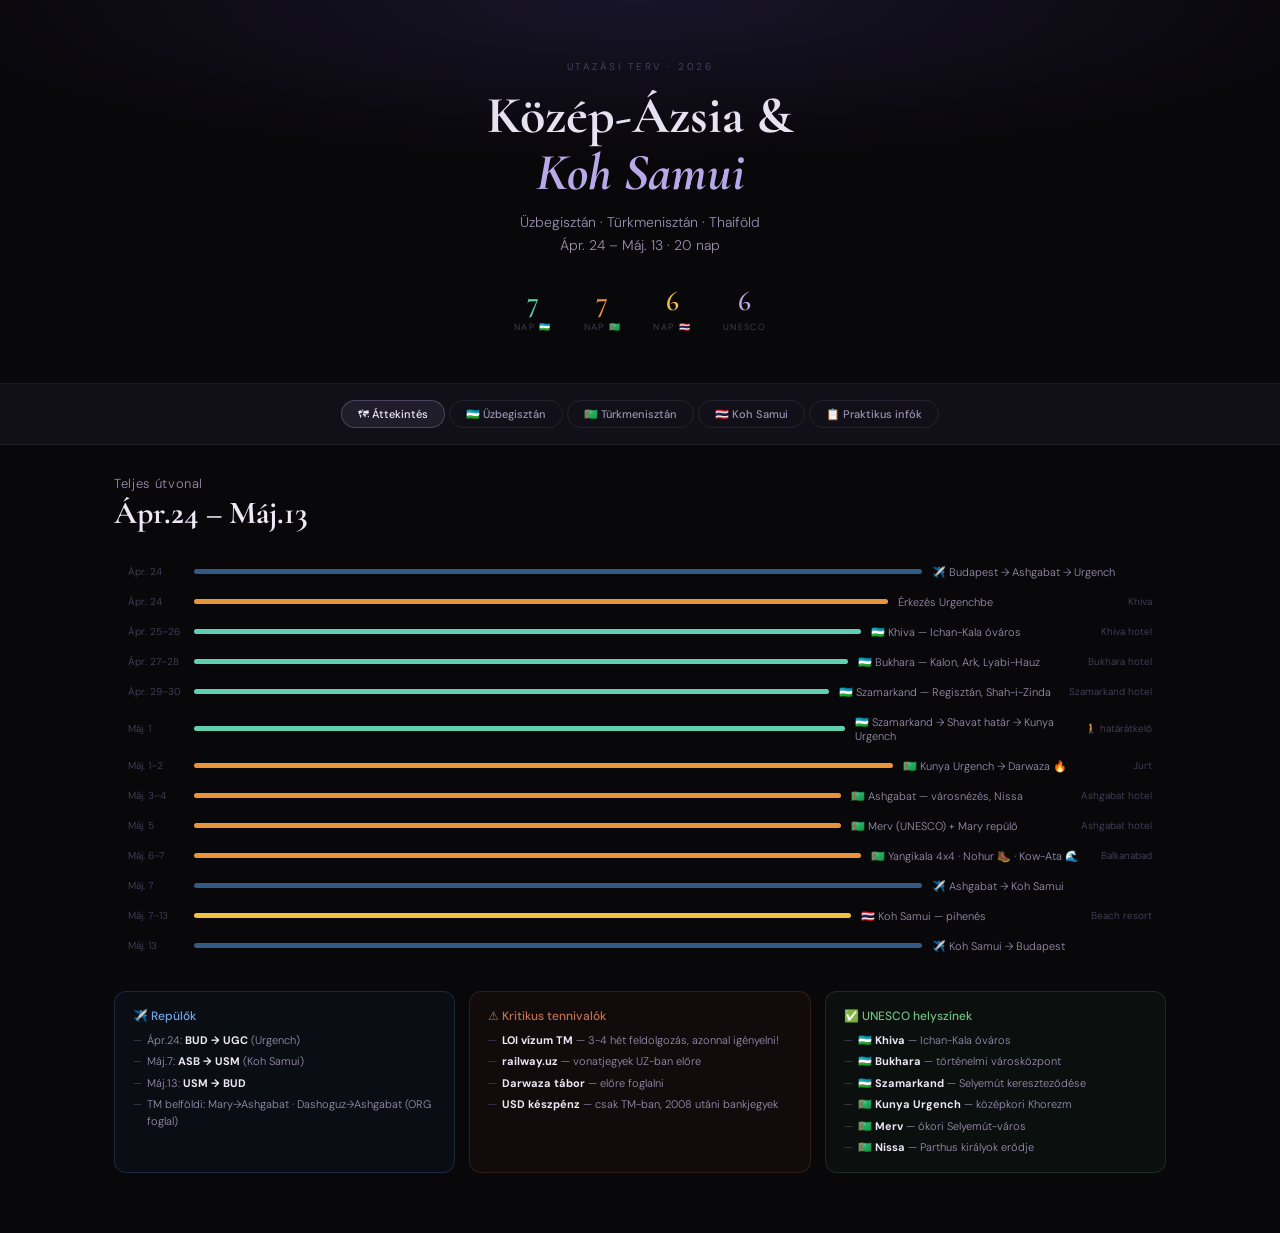
<file: trips/Kozep Azsia/Kozep_Azsia.html>
<!DOCTYPE html>
<html lang="hu">
<head>
<meta charset="UTF-8">
<meta name="viewport" content="width=device-width, initial-scale=1.0">
<title>Közép-Ázsia + Koh Samui · Ápr.24 – Máj.13</title>
<link href="https://fonts.googleapis.com/css2?family=Cormorant+Garamond:ital,wght@0,400;0,600;0,700;1,400&family=DM+Sans:wght@300;400;500&display=swap" rel="stylesheet">
<style>
*,*::before,*::after{margin:0;padding:0;box-sizing:border-box;}
:root{
  --bg:#08070A;
  --s1:#111018;
  --s2:#181520;
  --s3:#201D2A;
  --border:rgba(200,185,240,0.10);
  --border2:rgba(200,185,240,0.06);
  --text:#EDE8F5;
  --muted:#9A90B0;
  --dim:#4A4560;
  --sand:#C8B87A;

  --uz:#60D0B0;    /* Üzbegisztán = türkiz */
  --tm:#E8943A;    /* Türkmenisztán = narancs */
  --th:#F0C040;    /* Thaiföld = arany */
  --fly:#5090D8;
  --train:#C8901A;
  --car:#50A860;
  --walk:#A0A050;
}

html{scroll-behavior:smooth;}
body{background:var(--bg);color:var(--text);font-family:'DM Sans',sans-serif;font-weight:300;min-height:100vh;}

/* ── HERO ── */
.hero{
  padding:60px 40px 50px;
  text-align:center;
  position:relative;
  overflow:hidden;
  border-bottom:1px solid var(--border);
}
.hero::before{
  content:'';position:absolute;inset:0;
  background:radial-gradient(ellipse 80% 60% at 50% 0%, rgba(96,80,180,0.18) 0%, transparent 70%);
  pointer-events:none;
}
.hero-eyebrow{
  font-size:10px;letter-spacing:.25em;text-transform:uppercase;color:var(--dim);margin-bottom:14px;
}
.hero h1{
  font-family:'Cormorant Garamond',serif;
  font-size:clamp(28px,5vw,52px);
  font-weight:700;color:#EDE8F5;
  line-height:1.1;margin-bottom:10px;
}
.hero h1 em{font-style:italic;color:#B8A8E8;}
.hero-sub{font-size:14px;color:var(--muted);margin-bottom:28px;line-height:1.6;}
.hero-stats{display:flex;gap:32px;justify-content:center;flex-wrap:wrap;}
.stat{display:flex;flex-direction:column;align-items:center;gap:3px;}
.stat-val{font-family:'Cormorant Garamond',serif;font-size:28px;font-weight:600;}
.stat-lbl{font-size:9px;letter-spacing:.15em;text-transform:uppercase;color:var(--dim);}
.stat.uz .stat-val{color:var(--uz);}
.stat.tm .stat-val{color:var(--tm);}
.stat.th .stat-val{color:var(--th);}
.stat.total .stat-val{color:#B8A8E8;}

/* ── NAV TABS ── */
.nav-tabs{
  display:flex;justify-content:center;gap:4px;padding:16px 20px;
  border-bottom:1px solid var(--border);background:var(--s1);
  position:sticky;top:0;z-index:20;flex-wrap:wrap;
}
.tab-btn{
  padding:6px 16px;border-radius:100px;border:1px solid var(--border);
  background:transparent;color:var(--muted);font-family:'DM Sans',sans-serif;
  font-size:11px;font-weight:500;cursor:pointer;transition:all .2s;white-space:nowrap;
}
.tab-btn:hover{border-color:var(--border);background:var(--s2);color:var(--text);}
.tab-btn.active{background:var(--s3);color:var(--text);border-color:rgba(200,185,240,.25);}
.tab-btn.uz{--hc:var(--uz);}
.tab-btn.tm{--hc:var(--tm);}
.tab-btn.th{--hc:var(--th);}
.tab-btn.uz.active,.tab-btn.uz:hover{border-color:var(--uz);color:var(--uz);}
.tab-btn.tm.active,.tab-btn.tm:hover{border-color:var(--tm);color:var(--tm);}
.tab-btn.th.active,.tab-btn.th:hover{border-color:var(--th);color:var(--th);}

/* ── SECTIONS ── */
.section{display:none;padding:32px 24px 60px;max-width:1100px;margin:0 auto;}
.section.active{display:block;}

/* ── SECTION HEADER ── */
.sec-head{display:flex;align-items:flex-end;justify-content:space-between;gap:16px;margin-bottom:28px;flex-wrap:wrap;}
.sec-head h2{font-family:'Cormorant Garamond',serif;font-size:32px;font-weight:700;line-height:1.1;}
.sec-head h2 span{display:block;font-size:13px;font-weight:300;font-family:'DM Sans',sans-serif;color:var(--muted);margin-bottom:4px;letter-spacing:.05em;}
.country-badge{padding:5px 14px;border-radius:100px;font-size:11px;font-weight:500;border:1px solid;}
.uz-badge{border-color:var(--uz);color:var(--uz);background:rgba(96,208,176,.08);}
.tm-badge{border-color:var(--tm);color:var(--tm);background:rgba(232,148,58,.08);}
.th-badge{border-color:var(--th);color:var(--th);background:rgba(240,192,64,.08);}

/* ── FLIGHT CARD ── */
.flight-card{
  display:flex;align-items:center;gap:16px;padding:14px 18px;
  border-radius:12px;border:1px solid rgba(80,144,216,.2);
  background:rgba(80,144,216,.05);margin-bottom:20px;flex-wrap:wrap;
}
.flight-card .fc-icon{font-size:20px;flex-shrink:0;}
.flight-card .fc-main{flex:1;}
.flight-card .fc-route{font-size:14px;font-weight:500;color:var(--text);}
.flight-card .fc-detail{font-size:11px;color:var(--muted);margin-top:2px;}
.flight-card .fc-date{font-family:'Cormorant Garamond',serif;font-size:16px;color:#5090D8;flex-shrink:0;}

/* ── DAY CARDS ── */
.days{display:flex;flex-direction:column;gap:16px;}
.day-card{
  border-radius:14px;border:1px solid var(--border2);
  background:var(--s1);overflow:hidden;
  transition:border-color .2s;
}
.day-card:hover{border-color:var(--border);}

.day-head{
  display:flex;align-items:center;gap:14px;padding:14px 18px;
  cursor:pointer;user-select:none;
}
.day-num{
  font-family:'Cormorant Garamond',serif;font-size:28px;font-weight:700;
  line-height:1;flex-shrink:0;width:42px;text-align:center;
}
.day-uz .day-num{color:var(--uz);}
.day-tm .day-num{color:var(--tm);}
.day-th .day-num{color:var(--th);}
.day-head-info{flex:1;}
.day-date{font-size:9px;letter-spacing:.12em;text-transform:uppercase;color:var(--dim);margin-bottom:2px;}
.day-title{font-size:14px;font-weight:500;color:var(--text);line-height:1.3;}
.day-sub{font-size:11px;color:var(--muted);margin-top:2px;}
.day-tags{display:flex;gap:5px;flex-wrap:wrap;margin-top:5px;}
.tag{display:inline-block;padding:2px 8px;border-radius:4px;font-size:9px;font-weight:500;}
.tag-hotel{background:rgba(80,144,216,.15);color:#70A0E0;}
.tag-unesco{background:rgba(200,160,60,.15);color:#D0B060;}
.tag-nature{background:rgba(80,160,80,.15);color:#70C080;}
.tag-food{background:rgba(200,80,80,.15);color:#D08080;}
.tag-transit{background:rgba(160,160,80,.15);color:#C0C060;}
.tag-fire{background:rgba(200,80,30,.15);color:#D08050;}
.chevron{font-size:12px;color:var(--dim);transition:transform .3s;flex-shrink:0;}
.day-card.open .chevron{transform:rotate(180deg);}

.day-body{display:none;padding:0 18px 16px;}
.day-card.open .day-body{display:block;}

/* Activities */
.activities{display:flex;flex-direction:column;gap:0;}
.act{display:flex;gap:12px;padding:8px 0;border-bottom:1px solid var(--border2);}
.act:last-child{border-bottom:none;}
.act-time{font-size:10px;color:var(--dim);width:46px;flex-shrink:0;padding-top:2px;text-align:right;}
.act-icon{font-size:16px;flex-shrink:0;width:22px;text-align:center;padding-top:1px;}
.act-content{flex:1;}
.act-name{font-size:12px;font-weight:500;color:var(--text);line-height:1.3;}
.act-detail{font-size:10px;color:var(--muted);margin-top:2px;line-height:1.5;}
.act-pill{display:inline-flex;align-items:center;gap:2px;padding:1px 6px;border-radius:3px;font-size:8.5px;font-weight:500;margin-top:3px;}
.pill-fly{background:rgba(80,144,216,.2);color:#70A8E8;}
.pill-train{background:rgba(200,144,26,.2);color:#D0A030;}
.pill-car{background:rgba(80,168,96,.2);color:#70C080;}
.pill-walk{background:rgba(160,160,60,.2);color:#C0C050;}
.pill-4x4{background:rgba(160,120,40,.2);color:#C09050;}
.tip-box{margin-top:8px;padding:8px 12px;border-radius:8px;background:rgba(200,185,240,.05);border-left:2px solid rgba(200,185,240,.2);font-size:10px;color:var(--muted);line-height:1.5;}
.tip-box strong{color:var(--text);}

/* ── NOTES SECTION ── */
.notes-grid{display:grid;grid-template-columns:repeat(auto-fill,minmax(280px,1fr));gap:14px;margin-top:20px;}
.note-card{padding:16px 18px;border-radius:12px;border:1px solid var(--border2);background:var(--s1);}
.note-card h3{font-size:12px;font-weight:500;color:var(--text);margin-bottom:8px;display:flex;align-items:center;gap:6px;}
.note-card ul{list-style:none;display:flex;flex-direction:column;gap:5px;}
.note-card li{font-size:11px;color:var(--muted);padding-left:14px;position:relative;line-height:1.5;}
.note-card li::before{content:'—';position:absolute;left:0;color:var(--dim);}
.note-card li strong{color:var(--text);}
.warn{border-color:rgba(200,100,50,.2);background:rgba(200,100,50,.05);}
.warn h3{color:#C07050;}
.info-c{border-color:rgba(80,144,216,.2);background:rgba(80,144,216,.05);}
.info-c h3{color:#70A8E8;}
.good{border-color:rgba(80,168,96,.2);background:rgba(80,168,96,.05);}
.good h3{color:#70C080;}

/* ── TIMELINE OVERVIEW ── */
.timeline{display:flex;flex-direction:column;gap:4px;margin-bottom:32px;}
.tl-row{display:flex;align-items:center;gap:10px;padding:6px 14px;border-radius:8px;}
.tl-row:hover{background:var(--s2);}
.tl-date{font-size:10px;color:var(--dim);width:56px;flex-shrink:0;}
.tl-bar{flex:1;height:5px;border-radius:3px;min-width:4px;}
.tl-label{font-size:11px;color:var(--muted);width:220px;}
.tl-loc{font-size:10px;color:var(--dim);}
.tl-bar.uz{background:var(--uz);}
.tl-bar.tm{background:var(--tm);}
.tl-bar.th{background:var(--th);}
.tl-bar.fly{background:var(--fly);opacity:.6;}

/* ── SCROLL ANIM ── */
@keyframes fadeUp{from{opacity:0;transform:translateY(12px);}to{opacity:1;transform:translateY(0);}}
.day-card{animation:fadeUp .4s ease both;}
.day-card:nth-child(1){animation-delay:.05s;}
.day-card:nth-child(2){animation-delay:.10s;}
.day-card:nth-child(3){animation-delay:.15s;}
.day-card:nth-child(4){animation-delay:.20s;}
.day-card:nth-child(5){animation-delay:.25s;}
.day-card:nth-child(6){animation-delay:.30s;}
.day-card:nth-child(7){animation-delay:.35s;}

@media(max-width:600px){
  .hero{padding:40px 20px 36px;}
  .section{padding:24px 16px 48px;}
  .day-head{padding:12px 14px;}
}
</style>
</head>
<body>

<!-- ═══ HERO ═══ -->
<div class="hero">
  <div class="hero-eyebrow">Utazási terv · 2026</div>
  <h1>Közép-Ázsia &<br><em>Koh Samui</em></h1>
  <div class="hero-sub">Üzbegisztán · Türkmenisztán · Thaiföld<br>Ápr. 24 – Máj. 13 · 20 nap</div>
  <div class="hero-stats">
    <div class="stat uz"><div class="stat-val">7</div><div class="stat-lbl">nap 🇺🇿</div></div>
    <div class="stat tm"><div class="stat-val">7</div><div class="stat-lbl">nap 🇹🇲</div></div>
    <div class="stat th"><div class="stat-val">6</div><div class="stat-lbl">nap 🇹🇭</div></div>
    <div class="stat total"><div class="stat-val">6</div><div class="stat-lbl">UNESCO</div></div>
  </div>
</div>

<!-- ═══ NAV TABS ═══ -->
<div class="nav-tabs">
  <button class="tab-btn active" onclick="showTab('overview')">🗺 Áttekintés</button>
  <button class="tab-btn uz" onclick="showTab('uzbek')">🇺🇿 Üzbegisztán</button>
  <button class="tab-btn tm" onclick="showTab('turkmen')">🇹🇲 Türkmenisztán</button>
  <button class="tab-btn th" onclick="showTab('thailand')">🇹🇭 Koh Samui</button>
  <button class="tab-btn" onclick="showTab('notes')">📋 Praktikus infók</button>
</div>

<!-- ═══ OVERVIEW ═══ -->
<div class="section active" id="tab-overview">
  <div class="sec-head">
    <h2><span>Teljes útvonal</span>Ápr.24 – Máj.13</h2>
  </div>

  <div class="timeline">
    <div class="tl-row"><div class="tl-date">Ápr. 24</div><div class="tl-bar fly" style="width:30px"></div><div class="tl-label">✈️ Budapest → Ashgabat → Urgench</div></div>
    <div class="tl-row"><div class="tl-date">Ápr. 24</div><div class="tl-bar tm" style="width:8px"></div><div class="tl-label">Érkezés Urgenchbe</div><div class="tl-loc">Khiva</div></div>
    <div class="tl-row"><div class="tl-date">Ápr. 25–26</div><div class="tl-bar uz" style="width:60px"></div><div class="tl-label">🇺🇿 Khiva — Ichan-Kala óváros</div><div class="tl-loc">Khiva hotel</div></div>
    <div class="tl-row"><div class="tl-date">Ápr. 27–28</div><div class="tl-bar uz" style="width:60px"></div><div class="tl-label">🇺🇿 Bukhara — Kalon, Ark, Lyabi-Hauz</div><div class="tl-loc">Bukhara hotel</div></div>
    <div class="tl-row"><div class="tl-date">Ápr. 29–30</div><div class="tl-bar uz" style="width:60px"></div><div class="tl-label">🇺🇿 Szamarkand — Regisztán, Shah-i-Zinda</div><div class="tl-loc">Szamarkand hotel</div></div>
    <div class="tl-row"><div class="tl-date">Máj. 1</div><div class="tl-bar uz" style="width:30px"></div><div class="tl-label">🇺🇿 Szamarkand → Shavat határ → Kunya Urgench</div><div class="tl-loc">🚶 határátkelő</div></div>
    <div class="tl-row"><div class="tl-date">Máj. 1–2</div><div class="tl-bar tm" style="width:60px"></div><div class="tl-label">🇹🇲 Kunya Urgench → Darwaza 🔥</div><div class="tl-loc">Jurt</div></div>
    <div class="tl-row"><div class="tl-date">Máj. 3–4</div><div class="tl-bar tm" style="width:60px"></div><div class="tl-label">🇹🇲 Ashgabat — városnézés, Nissa</div><div class="tl-loc">Ashgabat hotel</div></div>
    <div class="tl-row"><div class="tl-date">Máj. 5</div><div class="tl-bar tm" style="width:30px"></div><div class="tl-label">🇹🇲 Merv (UNESCO) + Mary repülő</div><div class="tl-loc">Ashgabat hotel</div></div>
    <div class="tl-row"><div class="tl-date">Máj. 6–7</div><div class="tl-bar tm" style="width:60px"></div><div class="tl-label">🇹🇲 Yangikala 4x4 · Nohur 🥾 · Kow-Ata 🌊</div><div class="tl-loc">Balkanabad</div></div>
    <div class="tl-row"><div class="tl-date">Máj. 7</div><div class="tl-bar fly" style="width:30px"></div><div class="tl-label">✈️ Ashgabat → Koh Samui</div></div>
    <div class="tl-row"><div class="tl-date">Máj. 7–13</div><div class="tl-bar th" style="width:120px"></div><div class="tl-label">🇹🇭 Koh Samui — pihenés</div><div class="tl-loc">Beach resort</div></div>
    <div class="tl-row"><div class="tl-date">Máj. 13</div><div class="tl-bar fly" style="width:30px"></div><div class="tl-label">✈️ Koh Samui → Budapest</div></div>
  </div>

  <div class="notes-grid">
    <div class="note-card info-c">
      <h3>✈️ Repülők</h3>
      <ul>
        <li>Ápr.24: <strong>BUD → UGC</strong> (Urgench)</li>
        <li>Máj.7: <strong>ASB → USM</strong> (Koh Samui)</li>
        <li>Máj.13: <strong>USM → BUD</strong></li>
        <li>TM belföldi: Mary→Ashgabat · Dashoguz→Ashgabat (ORG foglal)</li>
      </ul>
    </div>
    <div class="note-card warn">
      <h3>⚠ Kritikus tennivalók</h3>
      <ul>
        <li><strong>LOI vízum TM</strong> — 3-4 hét feldolgozás, azonnal igényelni!</li>
        <li><strong>railway.uz</strong> — vonatjegyek UZ-ban előre</li>
        <li><strong>Darwaza tábor</strong> — előre foglalni</li>
        <li><strong>USD készpénz</strong> — csak TM-ban, 2008 utáni bankjegyek</li>
      </ul>
    </div>
    <div class="note-card good">
      <h3>✅ UNESCO helyszínek</h3>
      <ul>
        <li>🇺🇿 <strong>Khiva</strong> — Ichan-Kala óváros</li>
        <li>🇺🇿 <strong>Bukhara</strong> — történelmi városközpont</li>
        <li>🇺🇿 <strong>Szamarkand</strong> — Selyemút kereszteződése</li>
        <li>🇹🇲 <strong>Kunya Urgench</strong> — középkori Khorezm</li>
        <li>🇹🇲 <strong>Merv</strong> — ókori Selyemút-város</li>
        <li>🇹🇲 <strong>Nissa</strong> — Parthus királyok erődje</li>
      </ul>
    </div>
  </div>
</div>

<!-- ═══ ÜZBEGISZTÁN ═══ -->
<div class="section" id="tab-uzbek">
  <div class="sec-head">
    <h2><span>Ápr. 24 – Máj. 1 · 7 nap</span>🇺🇿 Üzbegisztán</h2>
    <span class="country-badge uz-badge">Khiva · Bukhara · Szamarkand</span>
  </div>

  <!-- Repülő info -->
  <div class="flight-card">
    <div class="fc-icon">✈️</div>
    <div class="fc-main">
      <div class="fc-route">Budapest (BUD) → Urgench (UGC)</div>
      <div class="fc-detail">Valószínűleg Isztambulon vagy Moszkvián át · Urgenchből taxi Khivába (~20 perc)</div>
    </div>
    <div class="fc-date">Ápr. 24</div>
  </div>

  <div class="days">

    <!-- NAP 1 -->
    <div class="day-card day-uz open">
      <div class="day-head" onclick="toggleDay(this)">
        <div class="day-num">1</div>
        <div class="day-head-info">
          <div class="day-date">Április 24 · Csütörtök</div>
          <div class="day-title">Érkezés — Urgench → Khiva</div>
          <div class="day-sub">Éjszakai érkezés · szállás Khivában</div>
          <div class="day-tags"><span class="tag tag-hotel">🛏 Khiva hotel</span><span class="tag tag-transit">✈️ érkezés</span></div>
        </div>
        <div class="chevron">▼</div>
      </div>
      <div class="day-body">
        <div class="activities">
          <div class="act"><div class="act-time">este</div><div class="act-icon">✈️</div><div class="act-content"><div class="act-name">Urgench repülőtér (UGC) érkezés</div><div class="act-detail">Taxi Urgenchből Khivába — kb. 20 perc, ~5-8 USD</div><span class="act-pill pill-car">🚗 taxi</span></div></div>
          <div class="act"><div class="act-time">éjjel</div><div class="act-icon">🏨</div><div class="act-content"><div class="act-name">Khiva hotel — bejelentkezés</div><div class="act-detail">Ha még nyitva az Ichan-Kala, érdemes egy rövid esti sétát tenni — kivilágítva gyönyörű</div></div></div>
        </div>
        <div class="tip-box"><strong>Tipp:</strong> Szállj az óváros falain belül (Ichan-Kala) ha lehet — teljesen más élmény, mint kívülről.</div>
      </div>
    </div>

    <!-- NAP 2 -->
    <div class="day-card day-uz">
      <div class="day-head" onclick="toggleDay(this)">
        <div class="day-num">2</div>
        <div class="day-head-info">
          <div class="day-date">Április 25 · Péntek</div>
          <div class="day-title">Khiva — Ichan-Kala teljes nap</div>
          <div class="day-sub">UNESCO óváros · falak tetején séta</div>
          <div class="day-tags"><span class="tag tag-unesco">★ UNESCO</span><span class="tag tag-hotel">🛏 Khiva hotel</span></div>
        </div>
        <div class="chevron">▼</div>
      </div>
      <div class="day-body">
        <div class="activities">
          <div class="act"><div class="act-time">reggel</div><div class="act-icon">🕌</div><div class="act-content"><div class="act-name">Kalta Minor minaret</div><div class="act-detail">A befejezetlen türkizkék csíkos minaret — Khiva ikonja</div></div></div>
          <div class="act"><div class="act-time">délelőtt</div><div class="act-icon">🏛</div><div class="act-content"><div class="act-name">Djuma mecset + Pahlavon Mahmud mauzóleum</div><div class="act-detail">212 oszlopos mecset (különböző korokból) · Khiva védőszentjének síremléke türkizkék kupolával</div></div></div>
          <div class="act"><div class="act-time">dél</div><div class="act-icon">🍽</div><div class="act-content"><div class="act-name">Ebéd az óvárosban</div><div class="act-detail">Helyi éttermek a falak között · Plov, lagman, samsa</div></div></div>
          <div class="act"><div class="act-time">délután</div><div class="act-icon">🚶</div><div class="act-content"><div class="act-name">Falak tetején séta + keleti kapu</div><div class="act-detail">Körbesétálhatod az óvárost a falakon · panoráma a sivatagra</div></div></div>
          <div class="act"><div class="act-time">este</div><div class="act-icon">🌙</div><div class="act-content"><div class="act-name">Esti séta kivilágítva</div><div class="act-detail">Az Ichan-Kala este a legszebb — szinte üres, mesebeli hangulat</div></div></div>
        </div>
        <div class="tip-box"><strong>Belépő:</strong> Az Ichan-Kalába egy kombinált jeggyel lehet belépni (~25 USD), ami a legtöbb épületet lefedi. Alkudni nem érdemes — fix ár.</div>
      </div>
    </div>

    <!-- NAP 3 -->
    <div class="day-card day-uz">
      <div class="day-head" onclick="toggleDay(this)">
        <div class="day-num">3</div>
        <div class="day-head-info">
          <div class="day-date">Április 26 · Szombat</div>
          <div class="day-title">Khiva → Bukhara</div>
          <div class="day-sub">Autóval (~5 ó) vagy éjszakai vonattal</div>
          <div class="day-tags"><span class="tag tag-transit">🚗 transzfer</span><span class="tag tag-hotel">🛏 Bukhara hotel</span></div>
        </div>
        <div class="chevron">▼</div>
      </div>
      <div class="day-body">
        <div class="activities">
          <div class="act"><div class="act-time">reggel</div><div class="act-icon">🏨</div><div class="act-content"><div class="act-name">Khiva checkout</div><div class="act-detail">Reggeli után indulás</div></div></div>
          <div class="act"><div class="act-time">egész nap</div><div class="act-icon">🚗</div><div class="act-content"><div class="act-name">Khiva → Bukhara autóval</div><div class="act-detail">~450 km, 5-6 óra · sivatagi táj · opcionális megálló Amudarjánál</div><span class="act-pill pill-car">🚗 ~5-6 óra</span></div></div>
          <div class="act"><div class="act-time">este</div><div class="act-icon">🏨</div><div class="act-content"><div class="act-name">Bukhara érkezés · Lyabi-Hauz tér este</div><div class="act-detail">A téren vacsora — este nagyon élénk, helyi és turista vegyesen</div></div></div>
        </div>
        <div class="tip-box"><strong>Alternatíva:</strong> Éjszakai vonat Khivából (Urgenchből indul) Bukharába — olcsóbb, de hosszabb (~9 ó). Ha nem bánod a vonatos éjszakát, reggel frissen érkezel Bukharába.</div>
      </div>
    </div>

    <!-- NAP 4 -->
    <div class="day-card day-uz">
      <div class="day-head" onclick="toggleDay(this)">
        <div class="day-num">4</div>
        <div class="day-head-info">
          <div class="day-date">Április 27 · Vasárnap</div>
          <div class="day-title">Bukhara — Poi-Kalon + Ark</div>
          <div class="day-sub">UNESCO · Közép-Ázsia legszebb mecsetegyüttese</div>
          <div class="day-tags"><span class="tag tag-unesco">★ UNESCO</span><span class="tag tag-hotel">🛏 Bukhara hotel</span></div>
        </div>
        <div class="chevron">▼</div>
      </div>
      <div class="day-body">
        <div class="activities">
          <div class="act"><div class="act-time">reggel</div><div class="act-icon">🕌</div><div class="act-content"><div class="act-name">Poi-Kalon együttes</div><div class="act-detail">Kalon minaret (47 m, 1127) + Kalon mecset + Mir-i-Arab medressa — egymással szemben, lélegzetelállító</div></div></div>
          <div class="act"><div class="act-time">délelőtt</div><div class="act-icon">🏰</div><div class="act-content"><div class="act-name">Ark citadella</div><div class="act-detail">2000+ éves erőd, Bukhara emírjeinek palotája · múzeum belül</div></div></div>
          <div class="act"><div class="act-time">dél</div><div class="act-icon">🍽</div><div class="act-content"><div class="act-name">Ebéd — Lyabi-Hauz tér</div><div class="act-detail">A medencés téren több jó étterem · Plov kötelező Bukharában</div></div></div>
          <div class="act"><div class="act-time">délután</div><div class="act-icon">🕍</div><div class="act-content"><div class="act-name">Kalon minaretre felmászni</div><div class="act-detail">Engedéllyel felmászható — panoráma az egész óvárosra</div></div></div>
          <div class="act"><div class="act-time">este</div><div class="act-icon">🛍</div><div class="act-content"><div class="act-name">Régi bazárok + kézműves boltok</div><div class="act-detail">Tim Abdullakhan · Toki bazárok · selyem, kerámia, szőnyeg</div></div></div>
        </div>
      </div>
    </div>

    <!-- NAP 5 -->
    <div class="day-card day-uz">
      <div class="day-head" onclick="toggleDay(this)">
        <div class="day-num">5</div>
        <div class="day-head-info">
          <div class="day-date">Április 28 · Hétfő</div>
          <div class="day-title">Bukhara → Szamarkand</div>
          <div class="day-sub">Afrosiyob gyorsvonat · 2,5 óra</div>
          <div class="day-tags"><span class="tag tag-transit">🚄 vonat</span><span class="tag tag-hotel">🛏 Szamarkand hotel</span></div>
        </div>
        <div class="chevron">▼</div>
      </div>
      <div class="day-body">
        <div class="activities">
          <div class="act"><div class="act-time">reggel</div><div class="act-icon">🚄</div><div class="act-content"><div class="act-name">Afrosiyob vonat Bukharából Szamarkandba</div><div class="act-detail">~2,5 óra · kellemes utazás · railway.uz-on előre foglalj</div><span class="act-pill pill-train">🚄 Afrosiyob ~2,5 ó</span></div></div>
          <div class="act"><div class="act-time">délután</div><div class="act-icon">🏛</div><div class="act-content"><div class="act-name">Regisztán tér — első látogatás</div><div class="act-detail">3 medressa egymással szemben · Szamarkand lelke · este még szebb kivilágítva</div></div></div>
          <div class="act"><div class="act-time">este</div><div class="act-icon">✨</div><div class="act-content"><div class="act-name">Regisztán tér este · kivilágítás</div><div class="act-detail">Az egész utazás egyik csúcspontja — este különösen lenyűgöző</div></div></div>
        </div>
        <div class="tip-box"><strong>Vonatjegy:</strong> railway.uz · Bukhara (Kagan) → Samarkand · Afrosiyob vagy Sharq járat · Foglalj legalább 1-2 héttel előre!</div>
      </div>
    </div>

    <!-- NAP 6 -->
    <div class="day-card day-uz">
      <div class="day-head" onclick="toggleDay(this)">
        <div class="day-num">6</div>
        <div class="day-head-info">
          <div class="day-date">Április 29 · Kedd</div>
          <div class="day-title">Szamarkand — Shah-i-Zinda + Gur-e-Amir</div>
          <div class="day-sub">UNESCO · Timur mauzóleuma · kékcsempés nekropolisz</div>
          <div class="day-tags"><span class="tag tag-unesco">★ UNESCO</span><span class="tag tag-hotel">🛏 Szamarkand hotel</span></div>
        </div>
        <div class="chevron">▼</div>
      </div>
      <div class="day-body">
        <div class="activities">
          <div class="act"><div class="act-time">reggel</div><div class="act-icon">🕌</div><div class="act-content"><div class="act-name">Shah-i-Zinda nekropolisz</div><div class="act-detail">Egymás melletti mauzóleumok sora kék-türkiz csempékkel · a leglátványosabb helyszín Szamarkandban</div></div></div>
          <div class="act"><div class="act-time">délelőtt</div><div class="act-icon">👑</div><div class="act-content"><div class="act-name">Gur-e-Amir mauzóleum</div><div class="act-detail">Timur (Tamerlán) és utódainak síremléke · hatalmas bordás kupola</div></div></div>
          <div class="act"><div class="act-time">dél</div><div class="act-icon">🍽</div><div class="act-content"><div class="act-name">Ebéd a városban</div></div></div>
          <div class="act"><div class="act-time">délután</div><div class="act-icon">🕌</div><div class="act-content"><div class="act-name">Bibi-Khanym mecset</div><div class="act-detail">Timur hatalmas mecsetje · részben rekonstruált · impozáns méretű</div></div></div>
          <div class="act"><div class="act-time">este</div><div class="act-icon">🌙</div><div class="act-content"><div class="act-name">Regisztán tér este · fény-hang show</div><div class="act-detail">Ha van fény-hang show azon a napon, kötelező megnézni</div></div></div>
        </div>
      </div>
    </div>

    <!-- NAP 7 -->
    <div class="day-card day-uz">
      <div class="day-head" onclick="toggleDay(this)">
        <div class="day-num">7</div>
        <div class="day-head-info">
          <div class="day-date">Április 30 · Szerda</div>
          <div class="day-title">Szamarkand → Shavat határ</div>
          <div class="day-sub">Autóval a TM határig · délután átkelés</div>
          <div class="day-tags"><span class="tag tag-transit">🚶 határátkelő</span></div>
        </div>
        <div class="chevron">▼</div>
      </div>
      <div class="day-body">
        <div class="activities">
          <div class="act"><div class="act-time">reggel</div><div class="act-icon">🏨</div><div class="act-content"><div class="act-name">Szamarkand checkout</div><div class="act-detail">Reggeli után indulás a határ felé</div></div></div>
          <div class="act"><div class="act-time">egész nap</div><div class="act-icon">🚗</div><div class="act-content"><div class="act-name">Szamarkand → Shavat/Shabat határátkelő</div><div class="act-detail">~350 km · autóval ~4-5 óra · Urgench/Nukus irányba</div><span class="act-pill pill-car">🚗 ~4-5 óra</span></div></div>
          <div class="act"><div class="act-time">délután</div><div class="act-icon">🚶</div><div class="act-content"><div class="act-name">Shavat határátkelő — Türkmenisztánba lépés</div><div class="act-detail">2-4 óra várakozás lehet · LOI és útlevél előkészítve · türelmet igényel</div><span class="act-pill pill-walk">🚶 határátkelő</span></div></div>
          <div class="act"><div class="act-time">este</div><div class="act-icon">🏨</div><div class="act-content"><div class="act-name">🇹🇲 Türkmenisztán — fogadás és szállás</div><div class="act-detail">Az ORG guide vár a türkmén oldalon · Dashoguz hotel vagy Kunya Urgench</div></div></div>
        </div>
        <div class="tip-box"><strong>Fontos:</strong> A Shavat határátkelő lassú lehet. Legyen nálad nyomtatva az LOI, az útlevél érvényes, és USD készpénz a vízum díjra (85+4 USD) és migrációs adóra (10+4 USD).</div>
      </div>
    </div>

  </div>
</div>

<!-- ═══ TÜRKMENISZTÁN ═══ -->
<div class="section" id="tab-turkmen">
  <div class="sec-head">
    <h2><span>Máj. 1 – Máj. 7 · 7 nap</span>🇹🇲 Türkmenisztán</h2>
    <span class="country-badge tm-badge">ORG Final program alapján</span>
  </div>

  <div class="days">

    <!-- NAP 1 TM -->
    <div class="day-card day-tm open">
      <div class="day-head" onclick="toggleDay(this)">
        <div class="day-num">1</div>
        <div class="day-head-info">
          <div class="day-date">Május 1 · Péntek</div>
          <div class="day-title">Kunya Urgench (UNESCO)</div>
          <div class="day-sub">Határ után — középkori Khorezm főváros</div>
          <div class="day-tags"><span class="tag tag-unesco">★ UNESCO</span><span class="tag tag-hotel">🛏 Dashoguz hotel</span></div>
        </div>
        <div class="chevron">▼</div>
      </div>
      <div class="day-body">
        <div class="activities">
          <div class="act"><div class="act-time">délelőtt</div><div class="act-icon">🕌</div><div class="act-content"><div class="act-name">Kunya Urgench — teljes UNESCO látogatás</div><div class="act-detail">Kutlug Timur minaret (62 m, Közép-Ázsia legmagasabb) · Tyurabek-Khanum mauzóleum · Sultan Tekesh · Fakhreddin Razi</div></div></div>
          <div class="act"><div class="act-time">este</div><div class="act-icon">🏨</div><div class="act-content"><div class="act-name">Dashoguz hotel</div><div class="act-detail">Az ORG guide-dal továbbtervezés</div></div></div>
        </div>
      </div>
    </div>

    <!-- NAP 2 TM -->
    <div class="day-card day-tm">
      <div class="day-head" onclick="toggleDay(this)">
        <div class="day-num">2</div>
        <div class="day-head-info">
          <div class="day-date">Május 2 · Szombat</div>
          <div class="day-title">Dashoguz → Darwaza 🔥</div>
          <div class="day-sub">Karakum sivatag · "Pokol Kapuja" · jurt éjszaka</div>
          <div class="day-tags"><span class="tag tag-fire">🔥 Darwaza</span><span class="tag tag-hotel">🛏 Jurt tábor</span></div>
        </div>
        <div class="chevron">▼</div>
      </div>
      <div class="day-body">
        <div class="activities">
          <div class="act"><div class="act-time">reggel</div><div class="act-icon">🚗</div><div class="act-content"><div class="act-name">Dashoguz → Darwaza</div><div class="act-detail">~5 óra autóút a Karakum sivatagon át</div><span class="act-pill pill-car">🚗 ~5 ó sivatag</span></div></div>
          <div class="act"><div class="act-time">napkelte</div><div class="act-icon">🔥</div><div class="act-content"><div class="act-name">Darwaza gázkráter — első látogatás nappal</div><div class="act-detail">70 m széles, 1971 óta ég folyamatosan · nappal is látványos</div></div></div>
          <div class="act"><div class="act-time">este</div><div class="act-icon">🍖</div><div class="act-content"><div class="act-name">BBQ vacsora a kráter közelében</div><div class="act-detail">Tradicionális türkmén BBQ · csillagos ég</div></div></div>
          <div class="act"><div class="act-time">éjjel</div><div class="act-icon">🌙</div><div class="act-content"><div class="act-name">Kráter éjjel — kötelező séta</div><div class="act-detail">A legintenzívebb élmény — a tűz éjjel messzire látszik, hőt érezni</div></div></div>
        </div>
        <div class="tip-box"><strong>Praktikus:</strong> Hozz fejlámpát, szél elleni kabátot (éjjel hideg a sivatagban). A jurttáborban nincs zuhany, alapvető WC van. Előre foglalj!</div>
      </div>
    </div>

    <!-- NAP 3 TM -->
    <div class="day-card day-tm">
      <div class="day-head" onclick="toggleDay(this)">
        <div class="day-num">3</div>
        <div class="day-head-info">
          <div class="day-date">Május 3 · Vasárnap</div>
          <div class="day-title">Darwaza → Ashgabat</div>
          <div class="day-sub">Két kis kráter útközben · városba érkezés</div>
          <div class="day-tags"><span class="tag tag-hotel">🛏 Ashgabat hotel</span></div>
        </div>
        <div class="chevron">▼</div>
      </div>
      <div class="day-body">
        <div class="activities">
          <div class="act"><div class="act-time">hajnal</div><div class="act-icon">🌅</div><div class="act-content"><div class="act-name">Kráter napfelkeltekor</div><div class="act-detail">Reggeli fény a kráter felett — fotózáshoz ideális</div></div></div>
          <div class="act"><div class="act-time">reggel</div><div class="act-icon">🚗</div><div class="act-content"><div class="act-name">Darwaza → Ashgabat · 2 kis kráter megállóval</div><div class="act-detail">Iszapkráter + vízkráter útközben · ~4 óra összesen</div><span class="act-pill pill-4x4">4x4 ~4 ó</span></div></div>
          <div class="act"><div class="act-time">este</div><div class="act-icon">🏙</div><div class="act-content"><div class="act-name">Ashgabat — fehér márványváros</div><div class="act-detail">Szállás, pihenés · este opcionálisan Alem Ferris kerék kivilágítva</div></div></div>
        </div>
      </div>
    </div>

    <!-- NAP 4 TM -->
    <div class="day-card day-tm">
      <div class="day-head" onclick="toggleDay(this)">
        <div class="day-num">4</div>
        <div class="day-head-info">
          <div class="day-date">Május 4 · Hétfő</div>
          <div class="day-title">Ashgabat városnézés + Nissa (UNESCO)</div>
          <div class="day-sub">Fehér márványváros · Kipchak mecset · Parthus romok</div>
          <div class="day-tags"><span class="tag tag-unesco">★ UNESCO</span><span class="tag tag-hotel">🛏 Ashgabat hotel</span></div>
        </div>
        <div class="chevron">▼</div>
      </div>
      <div class="day-body">
        <div class="activities">
          <div class="act"><div class="act-time">reggel</div><div class="act-icon">🕌</div><div class="act-content"><div class="act-name">Turkmenbashi Ruhi Mosque (Kipchak)</div><div class="act-detail">Közép-Ázsia legnagyobb mecsetje · Niyazov elnök mauzóleuma mellette</div></div></div>
          <div class="act"><div class="act-time">délelőtt</div><div class="act-icon">🏛</div><div class="act-content"><div class="act-name">Nissa (UNESCO) — Parthus erőd</div><div class="act-detail">Kr.e. 3 – Kr.u. 3. sz. · a Kopet-dag hegyek lábánál · kilátás Ashgabatra</div></div></div>
          <div class="act"><div class="act-time">délután</div><div class="act-icon">🏙</div><div class="act-content"><div class="act-name">Ashgabat városnézés</div><div class="act-detail">Semlegességi Ív · Függetlenségi Park · Gulistan bazár · fehér márványépületek</div></div></div>
          <div class="act"><div class="act-time">este</div><div class="act-icon">🎡</div><div class="act-content"><div class="act-name">Alem Center · Ferris kerék · Palace of Happiness</div><div class="act-detail">Guinness-rekord ferriskerék · éjjel kivilágítva különösen látványos</div></div></div>
        </div>
      </div>
    </div>

    <!-- NAP 5 TM -->
    <div class="day-card day-tm">
      <div class="day-head" onclick="toggleDay(this)">
        <div class="day-num">5</div>
        <div class="day-head-info">
          <div class="day-date">Május 5 · Kedd</div>
          <div class="day-title">✈️ Ashgabat → Merv (UNESCO) → Mary</div>
          <div class="day-sub">Selyemút legnagyobb városa · belföldi repülővel</div>
          <div class="day-tags"><span class="tag tag-unesco">★ UNESCO</span><span class="tag tag-transit">✈️ belföldi</span><span class="tag tag-hotel">🛏 Ashgabat hotel</span></div>
        </div>
        <div class="chevron">▼</div>
      </div>
      <div class="day-body">
        <div class="activities">
          <div class="act"><div class="act-time">hajnal</div><div class="act-icon">✈️</div><div class="act-content"><div class="act-name">✈️ Ashgabat → Mary (belföldi)</div><div class="act-detail">Korai reggeli járat · ~50 perc · az ORG foglalja</div><span class="act-pill pill-fly">✈️ belföldi</span></div></div>
          <div class="act"><div class="act-time">reggel</div><div class="act-icon">🏛</div><div class="act-content"><div class="act-name">Anau romváros útközben</div><div class="act-detail">7000 éves település romjai · Ashgabat közelében</div></div></div>
          <div class="act"><div class="act-time">délelőtt</div><div class="act-icon">🏟</div><div class="act-content"><div class="act-name">Merv (UNESCO) — teljes látogatás</div><div class="act-detail">Sultan Sanjar mauzóleum · Gyz Gala · Erk Gala · Oglan Gala · Yusuf Hamadani mecset · 4000 éves történelem</div></div></div>
          <div class="act"><div class="act-time">délután</div><div class="act-icon">✈️</div><div class="act-content"><div class="act-name">Mary repülőtér → ✈️ Ashgabat</div><span class="act-pill pill-fly">✈️ Mary → Ashgabat</span></div></div>
          <div class="act"><div class="act-time">este</div><div class="act-icon">🏨</div><div class="act-content"><div class="act-name">Ashgabat hotel · pihenés</div></div></div>
        </div>
      </div>
    </div>

    <!-- NAP 6 TM -->
    <div class="day-card day-tm">
      <div class="day-head" onclick="toggleDay(this)">
        <div class="day-num">6</div>
        <div class="day-head-info">
          <div class="day-date">Május 6 · Szerda</div>
          <div class="day-title">Ashgabat → Yangikala 4x4 → Balkanabad</div>
          <div class="day-sub">Karakum-kanyonok · 4x4 terepjáró · Gozli Ata</div>
          <div class="day-tags"><span class="tag tag-nature">🏔 Yangikala</span><span class="tag tag-hotel">🛏 Balkanabad hotel</span></div>
        </div>
        <div class="chevron">▼</div>
      </div>
      <div class="day-body">
        <div class="activities">
          <div class="act"><div class="act-time">reggel</div><div class="act-icon">🚗</div><div class="act-content"><div class="act-name">Ashgabat → Turkmenbashi irány → Yangikala</div><div class="act-detail">~390 km · reggel indulás · útközben Gozli Ata zarándokhely</div><span class="act-pill pill-4x4">4x4 ~390 km</span></div></div>
          <div class="act"><div class="act-time">délelőtt</div><div class="act-icon">🏔</div><div class="act-content"><div class="act-name">Yangikala kanyonok</div><div class="act-detail">Fehér-rózsaszín-narancs mészkősziklák · "Közép-Ázsia Grand Canyonja" · picnic ebéd</div></div></div>
          <div class="act"><div class="act-time">délután</div><div class="act-icon">🕌</div><div class="act-content"><div class="act-name">Gozli Ata zarándokhely</div><div class="act-detail">Helyi muzulmán zarándokhelyszín · különleges atmoszféra</div></div></div>
          <div class="act"><div class="act-time">este</div><div class="act-icon">🏨</div><div class="act-content"><div class="act-name">Balkanabad — Nebitchi hotel</div></div></div>
        </div>
      </div>
    </div>

    <!-- NAP 7 TM -->
    <div class="day-card day-tm">
      <div class="day-head" onclick="toggleDay(this)">
        <div class="day-num">7</div>
        <div class="day-head-info">
          <div class="day-date">Május 7 · Csütörtök</div>
          <div class="day-title">Nohur 🥾 + Kow-Ata 🌊 → Ashgabat ✈️</div>
          <div class="day-sub">Hegyifalu · 34°C barlangitó · repülő Koh Samui-ra</div>
          <div class="day-tags"><span class="tag tag-nature">🥾 Nohur</span><span class="tag tag-nature">🌊 Kow-Ata</span><span class="tag tag-transit">✈️ ASB→USM</span></div>
        </div>
        <div class="chevron">▼</div>
      </div>
      <div class="day-body">
        <div class="activities">
          <div class="act"><div class="act-time">reggel</div><div class="act-icon">🥾</div><div class="act-content"><div class="act-name">Nohur hegyifalu — gyalogos túra</div><div class="act-detail">Kopet-dag · öreg Chinar fa · törzsi temető kos szarvakkal · picnic</div><span class="act-pill pill-4x4">4x4</span></div></div>
          <div class="act"><div class="act-time">délután</div><div class="act-icon">🌊</div><div class="act-content"><div class="act-name">Kow-Ata barlangitó</div><div class="act-detail">Föld alatti ásványos tó · 34-37°C · úszni lehet · természetes wellness</div></div></div>
          <div class="act"><div class="act-time">este</div><div class="act-icon">🚗</div><div class="act-content"><div class="act-name">→ Ashgabat repülőtér</div><span class="act-pill pill-car">🚗 autó</span></div></div>
          <div class="act"><div class="act-time">éjjel</div><div class="act-icon">✈️</div><div class="act-content"><div class="act-name">✈️ Ashgabat (ASB) → Koh Samui (USM)</div><div class="act-detail">Valószínűleg Bangkok (BKK) átszállással · éjszakai repülés</div><span class="act-pill pill-fly">✈️ ASB → USM</span></div></div>
        </div>
        <div class="tip-box"><strong>Fontos:</strong> A program utolsó napja intenzív — Nohur + Kow-Ata után este kell a repülőtérre érni. Az ORG-gal egyeztetni a menetrendet!</div>
      </div>
    </div>

  </div>
</div>

<!-- ═══ KOH SAMUI ═══ -->
<div class="section" id="tab-thailand">
  <div class="sec-head">
    <h2><span>Máj. 7 – Máj. 13 · 6 nap</span>🇹🇭 Koh Samui</h2>
    <span class="country-badge th-badge">Pihenés · Beach · Megérdemelt nyaralás</span>
  </div>

  <!-- Repülő info -->
  <div class="flight-card">
    <div class="fc-icon">✈️</div>
    <div class="fc-main">
      <div class="fc-route">Ashgabat (ASB) → Koh Samui (USM)</div>
      <div class="fc-detail">Bangkok (BKK/DMK) átszállással · éjszakai repülés · reggel érkezés Samui-ra</div>
    </div>
    <div class="fc-date">Máj. 7 → 8</div>
  </div>

  <div class="days">

    <div class="day-card day-th open">
      <div class="day-head" onclick="toggleDay(this)">
        <div class="day-num">1</div>
        <div class="day-head-info">
          <div class="day-date">Május 8 · Péntek</div>
          <div class="day-title">Érkezés Koh Samuira — pihenés</div>
          <div class="day-sub">Resort bejelentkezés · strand · semmi program</div>
          <div class="day-tags"><span class="tag tag-hotel">🛏 Beach resort</span></div>
        </div>
        <div class="chevron">▼</div>
      </div>
      <div class="day-body">
        <div class="activities">
          <div class="act"><div class="act-time">reggel</div><div class="act-icon">✈️</div><div class="act-content"><div class="act-name">Koh Samui (USM) — érkezés</div><div class="act-detail">Bangkok után rövid belföldi · resort transzfer</div></div></div>
          <div class="act"><div class="act-time">egész nap</div><div class="act-icon">🏖</div><div class="act-content"><div class="act-name">Strand · úszás · pihenés</div><div class="act-detail">Chaweng, Lamai vagy Bophut beach · megérdemelt relaxálás a sivatag után</div></div></div>
        </div>
        <div class="tip-box">Koh Samui egyik legjobb strandja: <strong>Bophut (Fisherman's Village)</strong> — csendesebb, este szép sétáló utca halászhajókkal. A turistásabb de jobb strandért: <strong>Chaweng</strong>.</div>
      </div>
    </div>

    <div class="day-card day-th">
      <div class="day-head" onclick="toggleDay(this)">
        <div class="day-num">2–5</div>
        <div class="day-head-info">
          <div class="day-date">Május 9–12</div>
          <div class="day-title">Koh Samui — szabad program</div>
          <div class="day-sub">Strand · snorkeling · thai masszázs · Ang Thong Nemzeti Park</div>
          <div class="day-tags"><span class="tag tag-nature">🤿 snorkel</span><span class="tag tag-food">🍜 thai konyha</span></div>
        </div>
        <div class="chevron">▼</div>
      </div>
      <div class="day-body">
        <div class="activities">
          <div class="act"><div class="act-time">opció</div><div class="act-icon">🏝</div><div class="act-content"><div class="act-name">Ang Thong Nemzeti Park kirándulás</div><div class="act-detail">Szigetcsoport kajakozással · egy napos túra Samui-ból · előre foglalj</div></div></div>
          <div class="act"><div class="act-time">opció</div><div class="act-icon">🤿</div><div class="act-content"><div class="act-name">Snorkeling / búvárkodás</div><div class="act-detail">Koh Tao a legjobb búvárhelyszín a közelben · ferry-vel ~2 óra</div></div></div>
          <div class="act"><div class="act-time">opció</div><div class="act-icon">🛵</div><div class="act-content"><div class="act-name">Motoros körtúra a szigeten</div><div class="act-detail">Nagy Buddha szobor · Wat Plai Laem · Namuang vízesés</div></div></div>
          <div class="act"><div class="act-time">este</div><div class="act-icon">🍜</div><div class="act-content"><div class="act-name">Thai street food + masszázs</div><div class="act-detail">Fisherman's Village péntek esti piac · thai masszázs ~10 USD/óra</div></div></div>
        </div>
      </div>
    </div>

    <div class="day-card day-th">
      <div class="day-head" onclick="toggleDay(this)">
        <div class="day-num">6</div>
        <div class="day-head-info">
          <div class="day-date">Május 13 · Szerda</div>
          <div class="day-title">Koh Samui → Budapest ✈️</div>
          <div class="day-sub">Hazaút · USM → BUD</div>
          <div class="day-tags"><span class="tag tag-transit">✈️ hazaút</span></div>
        </div>
        <div class="chevron">▼</div>
      </div>
      <div class="day-body">
        <div class="activities">
          <div class="act"><div class="act-time">nap</div><div class="act-icon">🏖</div><div class="act-content"><div class="act-name">Utolsó délelőtt a strandon</div></div></div>
          <div class="act"><div class="act-time">este</div><div class="act-icon">✈️</div><div class="act-content"><div class="act-name">✈️ Koh Samui (USM) → Budapest (BUD)</div><div class="act-detail">Bangkok átszállással · valószínűleg éjszakai repülés haza</div><span class="act-pill pill-fly">✈️ USM → BUD</span></div></div>
        </div>
      </div>
    </div>

  </div>
</div>

<!-- ═══ PRAKTIKUS INFÓK ═══ -->
<div class="section" id="tab-notes">
  <div class="sec-head">
    <h2><span>Tennivalók és figyelmeztetések</span>Praktikus infók</h2>
  </div>

  <div class="notes-grid">
    <div class="note-card warn">
      <h3>🔴 Azonnali tennivalók</h3>
      <ul>
        <li><strong>LOI vízum TM</strong> — azonnal igényelni az ORG-on keresztül (3-4 hét!)</li>
        <li><strong>Darwaza tábor</strong> — előre foglalni</li>
        <li><strong>railway.uz</strong> — Khiva→Bukhara, Bukhara→Szamarkand vonatjegyek</li>
        <li><strong>ASB→USM repülő</strong> — Máj.1 vagy Máj.7 döntés véglegesítése</li>
      </ul>
    </div>
    <div class="note-card warn">
      <h3>💵 Pénz — Türkmenisztán</h3>
      <ul>
        <li><strong>Csak USD készpénz</strong> — kártya nem fogadott</li>
        <li><strong>2008 utáni bankjegyek</strong> — régi, gyűrött nem fogadott</li>
        <li>Vízum: <strong>85+4 USD</strong> repülőtéren</li>
        <li>Migrációs adó: <strong>10+4 USD</strong> repülőtéren</li>
        <li>PCR teszt: <strong>33 USD</strong> (változhat)</li>
        <li>Tipp guide-nak + sofőrnek: <strong>~10-20 USD/nap</strong></li>
      </ul>
    </div>
    <div class="note-card info-c">
      <h3>🇺🇿 Üzbegisztán praktikák</h3>
      <ul>
        <li><strong>Nincs vízum</strong> — magyaroknak nem szükséges</li>
        <li>Fizetés: <strong>USD vagy UZS</strong>, kártya sok helyen működik</li>
        <li><strong>Offline térkép</strong> — Maps.Me letöltés előre</li>
        <li>Taxi: <strong>Yandex Go app</strong> — olcsó és megbízható</li>
        <li>Vonat: <strong>railway.uz</strong> — foglalj 1-2 héttel előre</li>
      </ul>
    </div>
    <div class="note-card info-c">
      <h3>🇹🇲 Türkmenisztán szabályok</h3>
      <ul>
        <li><strong>Guide kötelező</strong> — minden programhoz</li>
        <li><strong>Dróntilalom</strong> — be sem szabad hozni</li>
        <li>Fényképezés: <strong>kormányépületek</strong> tilos</li>
        <li>Internet: <strong>nagyon korlátozott</strong>, VPN ajánlott</li>
        <li>Alkohol: nehezen kapható, drága</li>
        <li>Útlevél: <strong>regisztrációhoz átveszik</strong> néhány órára</li>
      </ul>
    </div>
    <div class="note-card good">
      <h3>🎒 Csomagolás — sivatag</h3>
      <ul>
        <li>Fejlámpa — Darwaza éjszakára kötelező</li>
        <li>Szél elleni könnyű kabát — sivatag éjjel hideg</li>
        <li>Naptej + fejfedő — 35-40°C nappal</li>
        <li>Kényelmes túracipő — Yangikala, Nohur</li>
        <li>Fürdőruha — Kow-Ata barlangitóhoz</li>
        <li>Powerbank — ritkán van töltési lehetőség</li>
      </ul>
    </div>
    <div class="note-card good">
      <h3>📱 Alkalmazások</h3>
      <ul>
        <li><strong>Maps.Me</strong> — offline térkép UZ+TM</li>
        <li><strong>Yandex Go</strong> — taxi Üzbegisztánban</li>
        <li><strong>railway.uz</strong> — üzbég vonatok</li>
        <li><strong>Google Translate</strong> — orosz/türkmén offline</li>
        <li>VPN — TM-ban szükséges lehet</li>
      </ul>
    </div>
  </div>
</div>

<script>
function showTab(id) {
  document.querySelectorAll('.section').forEach(s => s.classList.remove('active'));
  document.querySelectorAll('.tab-btn').forEach(b => b.classList.remove('active'));
  document.getElementById('tab-' + id).classList.add('active');
  event.target.classList.add('active');
}

function toggleDay(head) {
  const card = head.parentElement;
  card.classList.toggle('open');
}

// Auto-open first card in each section
document.querySelectorAll('.day-card:first-of-type').forEach(c => c.classList.add('open'));
</script>
</body>
</html>
</file>
<file: trips/Portugal - Liszabon/styles.css>
:root {
  --bg: #f5f1ea;
  --surface: #fffdfa;
  --surface-alt: #f0e9dc;
  --ink: #1f1a17;
  --muted: #6d655d;
  --line: #dccfbc;
  --green: #1f5a3e;
  --blue: #233d7b;
  --gold: #b8860b;
  --rust: #8a4f24;
  --rose: #8a2e52;
  --shadow: 0 10px 28px rgba(32, 24, 16, 0.08);
  --radius: 18px;
}

* {
  box-sizing: border-box;
}

html {
  scroll-behavior: smooth;
}

body {
  margin: 0;
  font-family: "Segoe UI", sans-serif;
  background:
    radial-gradient(circle at top, rgba(184, 134, 11, 0.08), transparent 30%),
    linear-gradient(180deg, #f7f3ed 0%, var(--bg) 100%);
  color: var(--ink);
}

a {
  color: inherit;
}

.page-shell {
  width: min(1240px, calc(100% - 28px));
  margin: 0 auto;
  padding: 24px 0 56px;
}

.hero {
  background: linear-gradient(135deg, rgba(31, 90, 62, 0.96), rgba(17, 49, 79, 0.94));
  color: white;
  border-radius: 26px;
  padding: 18px 20px 16px;
  box-shadow: var(--shadow);
}

.hero-top {
  display: flex;
  justify-content: space-between;
  gap: 14px;
  align-items: flex-start;
  flex-wrap: wrap;
}

.hero h1 {
  margin: 0 0 8px;
  font-size: clamp(18px, 2vw, 24px);
  line-height: 1.15;
}

.hero p {
  margin: 0;
  max-width: 760px;
  font-size: 11px;
  line-height: 1.45;
  color: rgba(255, 255, 255, 0.82);
}

.hero-copy {
  flex: 1 1 420px;
  min-width: 280px;
}

.flight-pills {
  display: flex;
  flex-direction: row;
  gap: 8px;
  flex: 0 1 auto;
  min-width: 0;
  justify-content: flex-end;
  align-items: stretch;
  flex-wrap: wrap;
}

.flight-pill {
  background: rgba(255, 255, 255, 0.12);
  border: 1px solid rgba(255, 255, 255, 0.22);
  border-radius: 10px;
  padding: 7px 9px;
  font-size: 10.5px;
  line-height: 1.35;
  min-width: 210px;
}

.flight-pill strong {
  display: block;
  margin-bottom: 2px;
  font-size: 11px;
}

.route {
  display: flex;
  gap: 6px;
  flex-wrap: wrap;
  margin-top: 10px;
}

.route-stop,
.route-sep {
  border-radius: 999px;
  padding: 5px 10px;
  font-size: 10px;
  font-weight: 700;
}

.route-stop {
  color: white;
}

.route-stop.lisbon { background: var(--green); }
.route-stop.sintra { background: var(--rust); }
.route-stop.douro { background: var(--gold); color: #533800; }
.route-stop.porto { background: var(--blue); }
.route-stop.flight { background: var(--rose); }

.route-sep {
  background: transparent;
  color: rgba(255, 255, 255, 0.74);
  padding-left: 2px;
  padding-right: 2px;
  display: inline-flex;
  align-items: center;
  justify-content: center;
  gap: 1px;
  min-height: 26px;
  transform: translateY(1px);
}

.route-sep .sep-arrow {
  font-size: 13px;
  line-height: 1;
}

.route-sep .sep-icon {
  font-size: 18px;
  line-height: 1;
}

.tabs {
  display: flex;
  gap: 8px;
  overflow-x: auto;
  padding: 8px 10px;
  margin: 14px 0 18px;
  background: rgba(255, 255, 255, 0.88);
  border: 1px solid var(--line);
  border-radius: 999px;
  box-shadow: var(--shadow);
}

.tab-btn {
  border: 0;
  background: transparent;
  color: var(--muted);
  border-radius: 999px;
  padding: 8px 12px;
  cursor: pointer;
  font: inherit;
  font-size: 12px;
  font-weight: 700;
  white-space: nowrap;
  transition: 0.18s ease;
  box-shadow: none;
}

.tab-btn:hover,
.tab-btn.is-active {
  color: var(--green);
  background: rgba(31, 90, 62, 0.08);
  transform: translateY(-1px);
}

.view {
  display: none;
}

.view.is-active {
  display: block;
}

.overview-grid {
  display: grid;
  grid-template-columns: minmax(0, 1.3fr) minmax(280px, 0.7fr);
  gap: 18px;
}

.card,
.day-card,
.list-card {
  background: var(--surface);
  border: 1px solid var(--line);
  border-radius: var(--radius);
  box-shadow: var(--shadow);
}

.card {
  padding: 18px;
}

.section-intro {
  margin-bottom: 16px;
}

.section-intro h3 {
  margin: 0 0 10px;
  font-size: 16px;
}

.section-intro p {
  margin: 0 0 10px;
  font-size: 13.5px;
  line-height: 1.5;
  color: var(--muted);
}

.intro-subsection {
  margin: 12px 0;
}

.intro-subsection h4 {
  margin: 0 0 6px;
  font-size: 13px;
}

.dish-box {
  margin-top: 14px;
  padding: 12px 14px;
  border: 1px solid var(--line);
  border-radius: 14px;
  background: linear-gradient(180deg, rgba(247, 242, 234, 0.95), rgba(241, 233, 220, 0.9));
}

.dish-box h4 {
  margin: 0 0 10px;
  font-size: 14px;
}

.dish-grid {
  display: grid;
  grid-template-columns: repeat(auto-fit, minmax(220px, 1fr));
  gap: 10px;
}

.dish-card {
  padding: 10px 11px;
  border-radius: 12px;
  background: rgba(255, 255, 255, 0.72);
  border: 1px solid rgba(220, 207, 188, 0.9);
}

.dish-card h5 {
  margin: 0 0 5px;
  font-size: 13px;
}

.dish-card p {
  margin: 0 0 6px;
  font-size: 12.25px;
  line-height: 1.35;
  color: var(--muted);
}

.dish-flavor {
  font-size: 11.75px;
  line-height: 1.35;
  color: var(--muted);
}

.section-title {
  margin: 0 0 14px;
  font-size: 18px;
}

.timeline {
  display: grid;
  gap: 12px;
}

.timeline-item {
  border: 1px solid var(--line);
  border-radius: 16px;
  padding: 14px 15px;
  background: linear-gradient(180deg, rgba(255,255,255,0.95), rgba(248,244,238,0.95));
}

.timeline-meta {
  display: flex;
  justify-content: space-between;
  gap: 12px;
  flex-wrap: wrap;
  margin-bottom: 8px;
}

.timeline-day {
  font-size: 11px;
  letter-spacing: 0.08em;
  text-transform: uppercase;
  color: var(--muted);
  font-weight: 700;
}

.timeline-stay {
  font-size: 11px;
  font-weight: 700;
  color: var(--green);
}

.timeline-item h3 {
  margin: 0 0 8px;
  font-size: 16px;
}

.timeline-list {
  margin: 0;
  padding-left: 18px;
  color: var(--muted);
  font-size: 13px;
  line-height: 1.55;
}

.stack {
  display: grid;
  gap: 14px;
}

.overview-map {
  width: 100%;
  height: auto;
  display: block;
}

.external-map-card {
  margin-top: 12px;
  border-top: 1px solid var(--line);
  padding-top: 12px;
}

.external-map-top {
  display: flex;
  justify-content: space-between;
  gap: 10px;
  align-items: center;
  flex-wrap: wrap;
  margin-bottom: 8px;
}

.external-map-top h3 {
  margin: 0;
  font-size: 14px;
}

.external-map-top a {
  color: var(--blue);
  font-size: 12px;
  font-weight: 700;
  text-decoration: none;
}

.external-map-top a:hover {
  text-decoration: underline;
}

.external-map-frame {
  width: 100%;
  height: 420px;
  border: 1px solid var(--line);
  border-radius: 14px;
  background: white;
}

.map-node {
  cursor: pointer;
  transition: transform 0.15s ease, opacity 0.15s ease;
}

.map-node:hover {
  transform: scale(1.05);
  opacity: 0.92;
}

.map-label {
  font-size: 11px;
  font-weight: 700;
  fill: var(--ink);
}

.map-note {
  font-size: 10px;
  fill: var(--muted);
}

.badge-list,
.plain-list {
  display: grid;
  gap: 9px;
  margin: 0;
  padding: 0;
  list-style: none;
}

.badge-list li,
.plain-list li {
  font-size: 13px;
  line-height: 1.5;
  color: var(--muted);
}

.badge-list li strong,
.plain-list li strong {
  color: var(--ink);
}

.badge {
  display: inline-block;
  border-radius: 999px;
  padding: 4px 9px;
  font-size: 10px;
  font-weight: 800;
  margin-right: 6px;
  vertical-align: middle;
}

.badge.gold {
  background: rgba(184, 134, 11, 0.14);
  color: #7d5b00;
}

.badge.green {
  background: rgba(31, 90, 62, 0.12);
  color: var(--green);
}

.day-card {
  overflow: hidden;
}

.day-header {
  padding: 14px 16px;
  border-bottom: 1px solid var(--line);
  background: linear-gradient(180deg, rgba(255,255,255,0.96), rgba(244,238,229,0.9));
}

.day-header-top {
  display: flex;
  justify-content: space-between;
  gap: 12px;
  flex-wrap: wrap;
  margin-bottom: 4px;
}

.day-label {
  font-size: 11px;
  font-weight: 800;
  letter-spacing: 0.08em;
  text-transform: uppercase;
  color: var(--muted);
}

.day-date {
  font-size: 12px;
  color: var(--muted);
}

.day-header h2 {
  margin: 0 0 3px;
  font-size: 18px;
}

.day-subtitle {
  margin: 0;
  color: var(--muted);
  font-size: 12px;
  line-height: 1.35;
}

.day-body {
  padding: 6px 12px 8px;
  display: grid;
  grid-template-columns: minmax(0, 1.2fr) minmax(250px, 0.8fr);
  gap: 8px;
}

.city-summary-band {
  margin: 0;
  padding: 14px 16px 12px;
  border-top: 1px solid var(--line);
  background: linear-gradient(180deg, #f3ecdf, #ede2d2);
}

.city-summary-band + .city-summary-band {
  border-top: 0;
}

.city-summary-top {
  display: flex;
  justify-content: space-between;
  gap: 10px;
  align-items: flex-start;
  margin-bottom: 8px;
  flex-wrap: wrap;
}

.city-summary-title {
  margin: 0;
  font-size: 16px;
}

.city-summary-sub {
  margin: 2px 0 0;
  color: var(--muted);
  font-size: 11px;
  line-height: 1.35;
}

.city-summary-stats {
  display: flex;
  gap: 6px;
  flex-wrap: wrap;
}

.city-stat {
  border-radius: 999px;
  padding: 4px 8px;
  background: rgba(255,255,255,0.7);
  border: 1px solid rgba(220, 207, 188, 0.9);
  font-size: 10px;
  font-weight: 700;
  color: var(--muted);
}

.city-summary-grid {
  display: grid;
  grid-template-columns: minmax(0, 1.2fr) minmax(220px, 0.8fr);
  gap: 12px;
}

.city-summary-grid p {
  margin: 0 0 8px;
  font-size: 12.25px;
  color: var(--muted);
  line-height: 1.4;
}

.city-summary-grid p:last-child {
  margin-bottom: 0;
}

.city-highlights {
  margin: 0;
  padding-left: 18px;
  font-size: 12.25px;
  color: var(--muted);
  line-height: 1.4;
}

.city-sources {
  display: flex;
  gap: 8px;
  flex-wrap: wrap;
  margin-top: 10px;
  justify-content: flex-end;
}

.source-icon {
  display: inline-flex;
  align-items: center;
  justify-content: center;
  width: 24px;
  height: 24px;
  border-radius: 8px;
  border: 1px solid var(--line);
  background: rgba(255,255,255,0.8);
  color: var(--blue);
  font-size: 11px;
  font-weight: 800;
  text-decoration: none;
}

.source-icon:hover {
  background: white;
}

.schedule {
  display: grid;
  gap: 0;
}

.schedule-row {
  display: grid;
  grid-template-columns: 76px 1fr;
  gap: 8px;
  align-items: start;
  padding: 3px 0;
  border-bottom: 1px solid rgba(220, 207, 188, 0.55);
}

.schedule-row:last-child {
  border-bottom: 0;
}

.schedule-time {
  font-size: 10.5px;
  font-weight: 800;
  color: var(--muted);
  text-transform: uppercase;
  padding-top: 0;
}

.schedule-title {
  margin: 0;
  font-size: 13px;
}

.schedule-title a {
  color: inherit;
  text-decoration: none;
}

.schedule-title a:hover {
  text-decoration: underline;
}

.schedule-detail,
.schedule-meta {
  margin: 0;
  font-size: 11.5px;
  line-height: 1.22;
  color: var(--muted);
}

.schedule-meta {
  margin-top: 0;
}

.schedule-links {
  display: flex;
  gap: 8px;
  align-items: center;
  flex-wrap: wrap;
  margin-top: 1px;
  font-size: 10px;
  color: var(--muted);
}

.schedule-links a {
  color: var(--blue);
  text-decoration: none;
  font-weight: 700;
}

.schedule-links a:hover {
  text-decoration: underline;
}

.wiki-icon {
  display: inline-flex;
  align-items: center;
  justify-content: center;
  width: 18px;
  height: 18px;
  border: 1px solid var(--line);
  border-radius: 6px;
  background: #f7f3ed;
  font-size: 11px;
}

.place-box {
  margin-top: 6px;
  padding: 8px 10px;
  border: 1px solid rgba(220, 207, 188, 0.9);
  border-radius: 12px;
  background: linear-gradient(180deg, rgba(247, 242, 234, 0.95), rgba(241, 233, 220, 0.9));
}

.place-box-top {
  display: flex;
  justify-content: space-between;
  align-items: flex-start;
  gap: 8px;
}

.place-box h4 {
  margin: 0;
  font-size: 12px;
}

.place-box p {
  margin: 4px 0 0;
  font-size: 12.25px;
  line-height: 1.3;
  color: var(--muted);
}

.place-box-links {
  display: flex;
  gap: 6px;
  flex-wrap: wrap;
}

.place-box-list {
  margin: 6px 0 0;
  padding-left: 16px;
  font-size: 11.75px;
  line-height: 1.3;
  color: var(--muted);
}

.mini-block {
  display: grid;
  gap: 6px;
}

.day-map {
  background: linear-gradient(180deg, #f7f2ea, #f2ece2);
  border: 1px solid var(--line);
  border-radius: 14px;
  padding: 7px 9px;
}

.day-map h4 {
  margin: 0 0 4px;
  font-size: 12.5px;
}

.day-map svg {
  width: 100%;
  height: auto;
  display: block;
}

.note-box {
  border-radius: 14px;
  padding: 8px 10px;
  background: rgba(184, 134, 11, 0.1);
  border: 1px solid rgba(184, 134, 11, 0.24);
  color: #5e4922;
  font-size: 12.5px;
  line-height: 1.3;
}

.key-list {
  margin: 0;
  padding-left: 18px;
  color: var(--muted);
  font-size: 13px;
  line-height: 1.55;
}

.group-grid {
  display: grid;
  grid-template-columns: repeat(auto-fit, minmax(260px, 1fr));
  gap: 16px;
}

.resource-grid {
  display: grid;
  grid-template-columns: repeat(auto-fit, minmax(220px, 1fr));
  gap: 12px;
}

.guide-lead {
  margin: 0 0 12px;
  font-size: 13px;
  line-height: 1.5;
  color: var(--muted);
}

.resource-head {
  display: flex;
  justify-content: space-between;
  gap: 10px;
  align-items: flex-start;
}

.resource-icon {
  flex: 0 0 auto;
  width: 28px;
  height: 28px;
  border-radius: 999px;
  display: inline-flex;
  align-items: center;
  justify-content: center;
  background: rgba(35, 61, 123, 0.08);
  border: 1px solid rgba(35, 61, 123, 0.16);
  color: var(--blue);
  font-size: 14px;
  font-weight: 800;
  text-decoration: none;
}

.resource-icon:hover {
  background: rgba(35, 61, 123, 0.14);
  text-decoration: none;
}

.context-shell {
  padding: 0;
  overflow: hidden;
}

.context-accordion,
.context-section {
  border: 0;
}

.context-accordion summary,
.context-section summary {
  list-style: none;
  cursor: pointer;
}

.context-accordion summary::-webkit-details-marker,
.context-section summary::-webkit-details-marker {
  display: none;
}

.context-summary {
  display: flex;
  align-items: flex-start;
  justify-content: space-between;
  gap: 12px;
  padding: 18px 18px 12px;
  background: linear-gradient(180deg, rgba(31, 90, 62, 0.08), rgba(31, 90, 62, 0.03));
  border-bottom: 1px solid var(--line);
}

.context-summary h3 {
  margin: 0 0 6px;
  font-size: 17px;
}

.context-subtitle {
  margin: 0;
  color: var(--muted);
  font-size: 13.5px;
  line-height: 1.45;
}

.context-stats {
  display: flex;
  flex-wrap: wrap;
  gap: 8px;
  padding: 14px 18px 8px;
}

.context-sections {
  display: grid;
  gap: 10px;
  padding: 8px 18px 18px;
}

.context-section {
  border: 1px solid var(--line);
  border-radius: 14px;
  background: linear-gradient(180deg, #fffdfa, #f6f0e7);
  overflow: hidden;
}

.context-section summary {
  padding: 12px 14px;
  font-size: 14px;
  font-weight: 800;
  color: var(--green);
  background: rgba(31, 90, 62, 0.05);
  border-bottom: 1px solid transparent;
}

.context-section[open] summary {
  border-bottom-color: var(--line);
}

.context-section-body {
  padding: 12px 14px 14px;
}

.context-section-body p {
  margin: 0 0 10px;
  font-size: 13.6px;
  line-height: 1.62;
  color: var(--muted);
}

.context-section-body p:last-of-type {
  margin-bottom: 12px;
}

.restaurant-groups {
  display: grid;
  grid-template-columns: 1fr;
  gap: 16px;
}

.restaurant-row {
  display: grid;
  grid-template-columns: repeat(auto-fit, minmax(320px, 1fr));
  gap: 16px;
  width: 100%;
}

.list-card {
  padding: 16px;
}

.list-card h3 {
  margin: 0;
  font-size: 15px;
}

.list-card p {
  margin: 0 0 10px;
  font-size: 13px;
  color: var(--muted);
  line-height: 1.55;
}

.restaurant-head {
  display: flex;
  align-items: flex-start;
  gap: 12px;
  margin-bottom: 10px;
}

.rating-badge {
  flex: 0 0 auto;
  min-width: 80px;
  padding: 8px 12px;
  border-radius: 12px;
  background: linear-gradient(180deg, #ffd83d, #ffcb05);
  color: #574100;
  font-size: 13px;
  font-weight: 800;
  line-height: 1;
  text-align: center;
  box-shadow: inset 0 1px 0 rgba(255, 255, 255, 0.45);
}

.restaurant-head-copy {
  min-width: 0;
  flex: 1 1 auto;
}

.restaurant-meta-line {
  margin: 3px 0 0 !important;
  font-size: 12px !important;
  line-height: 1.35 !important;
}

.guide-card {
  background: var(--surface);
  border: 1px solid var(--line);
  border-radius: 14px;
  padding: 8px 10px;
}

.guide-card h4 {
  margin: 0 0 4px;
  font-size: 12.5px;
}

.guide-card p {
  margin: 0 0 6px;
  font-size: 12px;
  color: var(--muted);
  line-height: 1.25;
}

.schedule-row > div:last-child {
  padding-bottom: 0;
}

.guide-card a {
  color: var(--blue);
  font-size: 12px;
  font-weight: 700;
  text-decoration: none;
}

.guide-card a:hover {
  text-decoration: underline;
}

.day-sights {
  display: grid;
  gap: 8px;
}

.day-sights-title {
  margin: 0;
  font-size: 12px;
}

.list-card .meta {
  color: var(--muted);
  font-size: 12px;
}

.meta-links {
  display: flex;
  gap: 10px;
  flex-wrap: wrap;
  margin-top: 8px;
}

.meta-links a {
  color: var(--blue);
  font-size: 12px;
  font-weight: 700;
  text-decoration: none;
}

.meta-links a:hover {
  text-decoration: underline;
}

.list-card a {
  color: var(--blue);
  text-decoration: none;
}

.list-card a:hover {
  text-decoration: underline;
}

.food-tags {
  display: flex;
  flex-wrap: wrap;
  gap: 6px;
  margin: 10px 0 12px;
}

.food-tag {
  border-radius: 999px;
  padding: 4px 9px;
  background: var(--surface-alt);
  color: var(--rust);
  font-size: 11px;
  font-weight: 700;
}

.footer-note {
  margin-top: 16px;
  font-size: 12px;
  color: var(--muted);
}

@media (max-width: 960px) {
  .overview-grid,
  .day-body,
  .city-summary-grid {
    grid-template-columns: 1fr;
  }

  .page-shell {
    width: min(100% - 18px, 1240px);
  }

  .hero {
    padding: 22px;
  }

  .flight-pills {
    justify-content: flex-start;
  }
}

@media (max-width: 640px) {
  .hero h1 {
    font-size: 26px;
  }

  .schedule-row {
    grid-template-columns: 1fr;
    gap: 4px;
  }

  .day-header,
  .day-body,
  .card,
  .list-card {
    padding: 15px;
  }
}
</file>
<file: trips/portugal/styles.css>
:root {
  --bg: #f5f1ea;
  --surface: #fffdfa;
  --surface-alt: #f0e9dc;
  --ink: #1f1a17;
  --muted: #6d655d;
  --line: #dccfbc;
  --green: #1f5a3e;
  --blue: #233d7b;
  --gold: #b8860b;
  --rust: #8a4f24;
  --rose: #8a2e52;
  --shadow: 0 10px 28px rgba(32, 24, 16, 0.08);
  --radius: 18px;
}

* {
  box-sizing: border-box;
}

html {
  scroll-behavior: smooth;
}

body {
  margin: 0;
  font-family: "Segoe UI", sans-serif;
  background:
    radial-gradient(circle at top, rgba(184, 134, 11, 0.08), transparent 30%),
    linear-gradient(180deg, #f7f3ed 0%, var(--bg) 100%);
  color: var(--ink);
}

a {
  color: inherit;
}

.page-shell {
  width: min(1240px, calc(100% - 28px));
  margin: 0 auto;
  padding: 24px 0 56px;
}

.hero {
  background: linear-gradient(135deg, rgba(31, 90, 62, 0.96), rgba(17, 49, 79, 0.94));
  color: white;
  border-radius: 26px;
  padding: 28px;
  box-shadow: var(--shadow);
}

.hero-top {
  display: flex;
  justify-content: space-between;
  gap: 16px;
  align-items: flex-start;
  flex-wrap: wrap;
}

.hero h1 {
  margin: 0 0 8px;
  font-size: clamp(18px, 2vw, 24px);
  line-height: 1.15;
}

.hero p {
  margin: 0;
  max-width: 760px;
  font-size: 11px;
  line-height: 1.45;
  color: rgba(255, 255, 255, 0.82);
}

.hero-copy {
  flex: 1 1 560px;
  min-width: 320px;
}

.flight-pills {
  display: flex;
  gap: 8px;
  flex-wrap: wrap;
  min-width: 0;
  justify-content: flex-end;
}

.flight-pill {
  background: rgba(255, 255, 255, 0.12);
  border: 1px solid rgba(255, 255, 255, 0.22);
  border-radius: 10px;
  padding: 8px 10px;
  font-size: 11px;
  line-height: 1.35;
  min-width: 240px;
}

.flight-pill strong {
  display: block;
  margin-bottom: 2px;
  font-size: 11px;
}

.route {
  display: flex;
  gap: 6px;
  flex-wrap: wrap;
  margin-top: 14px;
}

.route-stop,
.route-sep {
  border-radius: 999px;
  padding: 5px 10px;
  font-size: 10px;
  font-weight: 700;
}

.route-stop {
  color: white;
}

.route-stop.lisbon { background: var(--green); }
.route-stop.sintra { background: var(--rust); }
.route-stop.douro { background: var(--gold); color: #533800; }
.route-stop.porto { background: var(--blue); }
.route-stop.flight { background: var(--rose); }

.route-sep {
  background: transparent;
  color: rgba(255, 255, 255, 0.74);
  padding-left: 2px;
  padding-right: 2px;
}

.tabs {
  display: flex;
  gap: 8px;
  overflow-x: auto;
  padding: 8px 10px;
  margin: 14px 0 18px;
  background: rgba(255, 255, 255, 0.88);
  border: 1px solid var(--line);
  border-radius: 999px;
  box-shadow: var(--shadow);
}

.tab-btn {
  border: 0;
  background: transparent;
  color: var(--muted);
  border-radius: 999px;
  padding: 8px 12px;
  cursor: pointer;
  font: inherit;
  font-size: 12px;
  font-weight: 700;
  white-space: nowrap;
  transition: 0.18s ease;
  box-shadow: none;
}

.tab-btn:hover,
.tab-btn.is-active {
  color: var(--green);
  background: rgba(31, 90, 62, 0.08);
  transform: translateY(-1px);
}

.view {
  display: none;
}

.view.is-active {
  display: block;
}

.overview-grid {
  display: grid;
  grid-template-columns: minmax(0, 1.3fr) minmax(280px, 0.7fr);
  gap: 18px;
}

.card,
.day-card,
.list-card {
  background: var(--surface);
  border: 1px solid var(--line);
  border-radius: var(--radius);
  box-shadow: var(--shadow);
}

.card {
  padding: 18px;
}

.section-intro {
  margin-bottom: 16px;
}

.section-intro h3 {
  margin: 0 0 10px;
  font-size: 16px;
}

.section-intro p {
  margin: 0 0 10px;
  font-size: 13.5px;
  line-height: 1.5;
  color: var(--muted);
}

.intro-subsection {
  margin: 12px 0;
}

.intro-subsection h4 {
  margin: 0 0 6px;
  font-size: 13px;
}

.dish-box {
  margin-top: 14px;
  padding: 12px 14px;
  border: 1px solid var(--line);
  border-radius: 14px;
  background: linear-gradient(180deg, rgba(247, 242, 234, 0.95), rgba(241, 233, 220, 0.9));
}

.dish-box h4 {
  margin: 0 0 10px;
  font-size: 14px;
}

.dish-grid {
  display: grid;
  grid-template-columns: repeat(auto-fit, minmax(220px, 1fr));
  gap: 10px;
}

.dish-card {
  padding: 10px 11px;
  border-radius: 12px;
  background: rgba(255, 255, 255, 0.72);
  border: 1px solid rgba(220, 207, 188, 0.9);
}

.dish-card h5 {
  margin: 0 0 5px;
  font-size: 13px;
}

.dish-card p {
  margin: 0 0 6px;
  font-size: 12.25px;
  line-height: 1.35;
  color: var(--muted);
}

.dish-flavor {
  font-size: 11.75px;
  line-height: 1.35;
  color: var(--muted);
}

.section-title {
  margin: 0 0 14px;
  font-size: 18px;
}

.timeline {
  display: grid;
  gap: 12px;
}

.timeline-item {
  border: 1px solid var(--line);
  border-radius: 16px;
  padding: 14px 15px;
  background: linear-gradient(180deg, rgba(255,255,255,0.95), rgba(248,244,238,0.95));
}

.timeline-meta {
  display: flex;
  justify-content: space-between;
  gap: 12px;
  flex-wrap: wrap;
  margin-bottom: 8px;
}

.timeline-day {
  font-size: 11px;
  letter-spacing: 0.08em;
  text-transform: uppercase;
  color: var(--muted);
  font-weight: 700;
}

.timeline-stay {
  font-size: 11px;
  font-weight: 700;
  color: var(--green);
}

.timeline-item h3 {
  margin: 0 0 8px;
  font-size: 16px;
}

.timeline-list {
  margin: 0;
  padding-left: 18px;
  color: var(--muted);
  font-size: 13px;
  line-height: 1.55;
}

.stack {
  display: grid;
  gap: 14px;
}

.overview-map {
  width: 100%;
  height: auto;
  display: block;
}

.map-node {
  cursor: pointer;
  transition: transform 0.15s ease, opacity 0.15s ease;
}

.map-node:hover {
  transform: scale(1.05);
  opacity: 0.92;
}

.map-label {
  font-size: 11px;
  font-weight: 700;
  fill: var(--ink);
}

.map-note {
  font-size: 10px;
  fill: var(--muted);
}

.badge-list,
.plain-list {
  display: grid;
  gap: 9px;
  margin: 0;
  padding: 0;
  list-style: none;
}

.badge-list li,
.plain-list li {
  font-size: 13px;
  line-height: 1.5;
  color: var(--muted);
}

.badge-list li strong,
.plain-list li strong {
  color: var(--ink);
}

.badge {
  display: inline-block;
  border-radius: 999px;
  padding: 4px 9px;
  font-size: 10px;
  font-weight: 800;
  margin-right: 6px;
  vertical-align: middle;
}

.badge.gold {
  background: rgba(184, 134, 11, 0.14);
  color: #7d5b00;
}

.badge.green {
  background: rgba(31, 90, 62, 0.12);
  color: var(--green);
}

.day-card {
  overflow: hidden;
}

.day-header {
  padding: 14px 16px;
  border-bottom: 1px solid var(--line);
  background: linear-gradient(180deg, rgba(255,255,255,0.96), rgba(244,238,229,0.9));
}

.day-header-top {
  display: flex;
  justify-content: space-between;
  gap: 12px;
  flex-wrap: wrap;
  margin-bottom: 4px;
}

.day-label {
  font-size: 11px;
  font-weight: 800;
  letter-spacing: 0.08em;
  text-transform: uppercase;
  color: var(--muted);
}

.day-date {
  font-size: 12px;
  color: var(--muted);
}

.day-header h2 {
  margin: 0 0 3px;
  font-size: 18px;
}

.day-subtitle {
  margin: 0;
  color: var(--muted);
  font-size: 12px;
  line-height: 1.35;
}

.day-body {
  padding: 6px 12px 8px;
  display: grid;
  grid-template-columns: minmax(0, 1.2fr) minmax(250px, 0.8fr);
  gap: 8px;
}

.city-summary-band {
  margin: 0;
  padding: 14px 16px 12px;
  border-top: 1px solid var(--line);
  background: linear-gradient(180deg, #f3ecdf, #ede2d2);
}

.city-summary-band + .city-summary-band {
  border-top: 0;
}

.city-summary-top {
  display: flex;
  justify-content: space-between;
  gap: 10px;
  align-items: flex-start;
  margin-bottom: 8px;
  flex-wrap: wrap;
}

.city-summary-title {
  margin: 0;
  font-size: 16px;
}

.city-summary-sub {
  margin: 2px 0 0;
  color: var(--muted);
  font-size: 11px;
  line-height: 1.35;
}

.city-summary-stats {
  display: flex;
  gap: 6px;
  flex-wrap: wrap;
}

.city-stat {
  border-radius: 999px;
  padding: 4px 8px;
  background: rgba(255,255,255,0.7);
  border: 1px solid rgba(220, 207, 188, 0.9);
  font-size: 10px;
  font-weight: 700;
  color: var(--muted);
}

.city-summary-grid {
  display: grid;
  grid-template-columns: minmax(0, 1.2fr) minmax(220px, 0.8fr);
  gap: 12px;
}

.city-summary-grid p {
  margin: 0 0 8px;
  font-size: 12.25px;
  color: var(--muted);
  line-height: 1.4;
}

.city-summary-grid p:last-child {
  margin-bottom: 0;
}

.city-highlights {
  margin: 0;
  padding-left: 18px;
  font-size: 12.25px;
  color: var(--muted);
  line-height: 1.4;
}

.city-sources {
  display: flex;
  gap: 8px;
  flex-wrap: wrap;
  margin-top: 10px;
  justify-content: flex-end;
}

.source-icon {
  display: inline-flex;
  align-items: center;
  justify-content: center;
  width: 24px;
  height: 24px;
  border-radius: 8px;
  border: 1px solid var(--line);
  background: rgba(255,255,255,0.8);
  color: var(--blue);
  font-size: 11px;
  font-weight: 800;
  text-decoration: none;
}

.source-icon:hover {
  background: white;
}

.schedule {
  display: grid;
  gap: 0;
}

.schedule-row {
  display: grid;
  grid-template-columns: 76px 1fr;
  gap: 8px;
  align-items: start;
  padding: 3px 0;
  border-bottom: 1px solid rgba(220, 207, 188, 0.55);
}

.schedule-row:last-child {
  border-bottom: 0;
}

.schedule-time {
  font-size: 10.5px;
  font-weight: 800;
  color: var(--muted);
  text-transform: uppercase;
  padding-top: 0;
}

.schedule-title {
  margin: 0;
  font-size: 13px;
}

.schedule-title a {
  color: inherit;
  text-decoration: none;
}

.schedule-title a:hover {
  text-decoration: underline;
}

.schedule-detail,
.schedule-meta {
  margin: 0;
  font-size: 11.5px;
  line-height: 1.22;
  color: var(--muted);
}

.schedule-meta {
  margin-top: 0;
}

.schedule-links {
  display: flex;
  gap: 8px;
  align-items: center;
  flex-wrap: wrap;
  margin-top: 1px;
  font-size: 10px;
  color: var(--muted);
}

.schedule-links a {
  color: var(--blue);
  text-decoration: none;
  font-weight: 700;
}

.schedule-links a:hover {
  text-decoration: underline;
}

.wiki-icon {
  display: inline-flex;
  align-items: center;
  justify-content: center;
  width: 18px;
  height: 18px;
  border: 1px solid var(--line);
  border-radius: 6px;
  background: #f7f3ed;
  font-size: 11px;
}

.place-box {
  margin-top: 6px;
  padding: 8px 10px;
  border: 1px solid rgba(220, 207, 188, 0.9);
  border-radius: 12px;
  background: linear-gradient(180deg, rgba(247, 242, 234, 0.95), rgba(241, 233, 220, 0.9));
}

.place-box-top {
  display: flex;
  justify-content: space-between;
  align-items: flex-start;
  gap: 8px;
}

.place-box h4 {
  margin: 0;
  font-size: 12px;
}

.place-box p {
  margin: 4px 0 0;
  font-size: 12.25px;
  line-height: 1.3;
  color: var(--muted);
}

.place-box-links {
  display: flex;
  gap: 6px;
  flex-wrap: wrap;
}

.place-box-list {
  margin: 6px 0 0;
  padding-left: 16px;
  font-size: 11.75px;
  line-height: 1.3;
  color: var(--muted);
}

.mini-block {
  display: grid;
  gap: 6px;
}

.day-map {
  background: linear-gradient(180deg, #f7f2ea, #f2ece2);
  border: 1px solid var(--line);
  border-radius: 14px;
  padding: 7px 9px;
}

.day-map h4 {
  margin: 0 0 4px;
  font-size: 12.5px;
}

.day-map svg {
  width: 100%;
  height: auto;
  display: block;
}

.note-box {
  border-radius: 14px;
  padding: 8px 10px;
  background: rgba(184, 134, 11, 0.1);
  border: 1px solid rgba(184, 134, 11, 0.24);
  color: #5e4922;
  font-size: 12.5px;
  line-height: 1.3;
}

.key-list {
  margin: 0;
  padding-left: 18px;
  color: var(--muted);
  font-size: 13px;
  line-height: 1.55;
}

.group-grid {
  display: grid;
  grid-template-columns: repeat(auto-fit, minmax(260px, 1fr));
  gap: 16px;
}

.restaurant-groups {
  display: grid;
  grid-template-columns: 1fr;
  gap: 16px;
}

.restaurant-row {
  display: grid;
  grid-template-columns: repeat(auto-fit, minmax(320px, 1fr));
  gap: 16px;
  width: 100%;
}

.list-card {
  padding: 16px;
}

.list-card h3 {
  margin: 0;
  font-size: 15px;
}

.list-card p {
  margin: 0 0 10px;
  font-size: 13px;
  color: var(--muted);
  line-height: 1.55;
}

.restaurant-head {
  display: flex;
  align-items: flex-start;
  gap: 12px;
  margin-bottom: 10px;
}

.rating-badge {
  flex: 0 0 auto;
  min-width: 80px;
  padding: 8px 12px;
  border-radius: 12px;
  background: linear-gradient(180deg, #ffd83d, #ffcb05);
  color: #574100;
  font-size: 13px;
  font-weight: 800;
  line-height: 1;
  text-align: center;
  box-shadow: inset 0 1px 0 rgba(255, 255, 255, 0.45);
}

.restaurant-head-copy {
  min-width: 0;
  flex: 1 1 auto;
}

.restaurant-meta-line {
  margin: 3px 0 0 !important;
  font-size: 12px !important;
  line-height: 1.35 !important;
}

.guide-card {
  background: var(--surface);
  border: 1px solid var(--line);
  border-radius: 14px;
  padding: 8px 10px;
}

.guide-card h4 {
  margin: 0 0 4px;
  font-size: 12.5px;
}

.guide-card p {
  margin: 0 0 6px;
  font-size: 12px;
  color: var(--muted);
  line-height: 1.25;
}

.schedule-row > div:last-child {
  padding-bottom: 0;
}

.guide-card a {
  color: var(--blue);
  font-size: 12px;
  font-weight: 700;
  text-decoration: none;
}

.guide-card a:hover {
  text-decoration: underline;
}

.day-sights {
  display: grid;
  gap: 8px;
}

.day-sights-title {
  margin: 0;
  font-size: 12px;
}

.list-card .meta {
  color: var(--muted);
  font-size: 12px;
}

.meta-links {
  display: flex;
  gap: 10px;
  flex-wrap: wrap;
  margin-top: 8px;
}

.meta-links a {
  color: var(--blue);
  font-size: 12px;
  font-weight: 700;
  text-decoration: none;
}

.meta-links a:hover {
  text-decoration: underline;
}

.list-card a {
  color: var(--blue);
  text-decoration: none;
}

.list-card a:hover {
  text-decoration: underline;
}

.food-tags {
  display: flex;
  flex-wrap: wrap;
  gap: 6px;
  margin: 10px 0 12px;
}

.food-tag {
  border-radius: 999px;
  padding: 4px 9px;
  background: var(--surface-alt);
  color: var(--rust);
  font-size: 11px;
  font-weight: 700;
}

.footer-note {
  margin-top: 16px;
  font-size: 12px;
  color: var(--muted);
}

@media (max-width: 960px) {
  .overview-grid,
  .day-body,
  .city-summary-grid {
    grid-template-columns: 1fr;
  }

  .page-shell {
    width: min(100% - 18px, 1240px);
  }

  .hero {
    padding: 22px;
  }

  .flight-pills {
    justify-content: flex-start;
  }
}

@media (max-width: 640px) {
  .hero h1 {
    font-size: 26px;
  }

  .schedule-row {
    grid-template-columns: 1fr;
    gap: 4px;
  }

  .day-header,
  .day-body,
  .card,
  .list-card {
    padding: 15px;
  }
}
</file>
